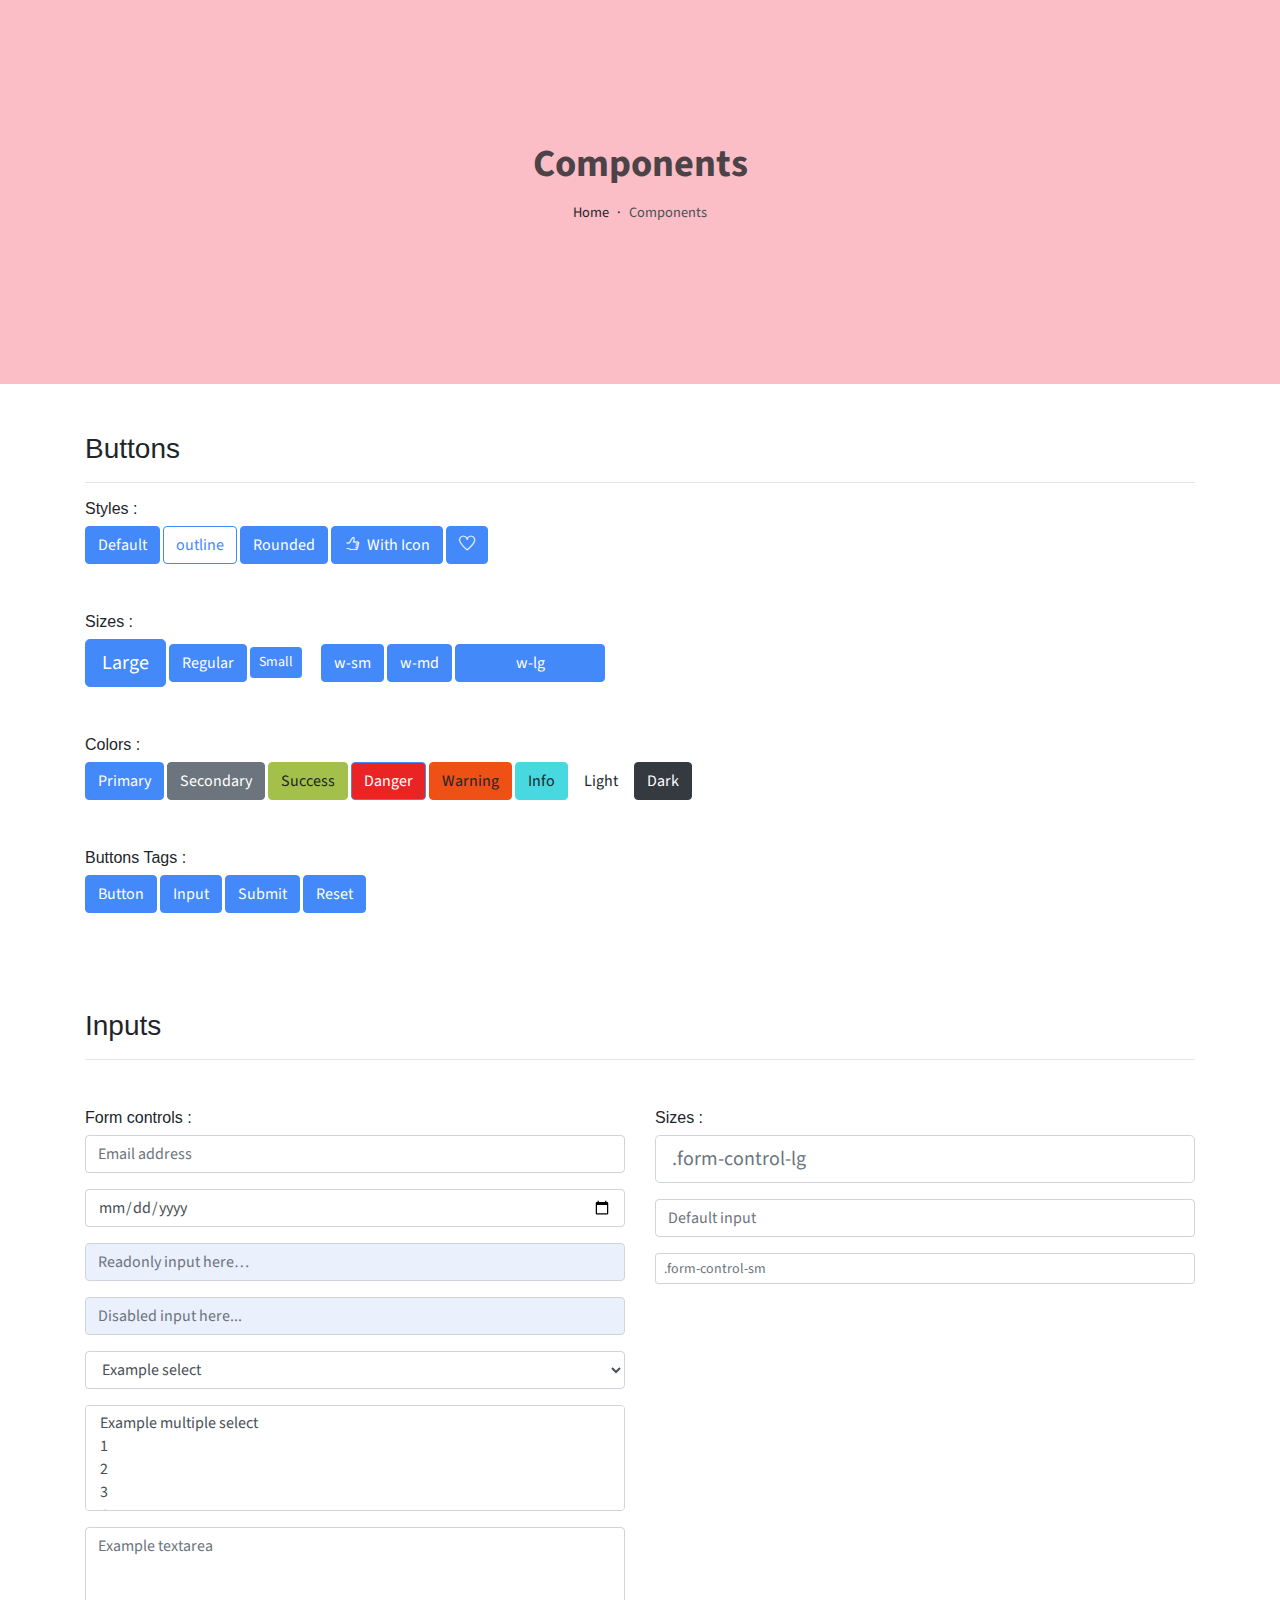
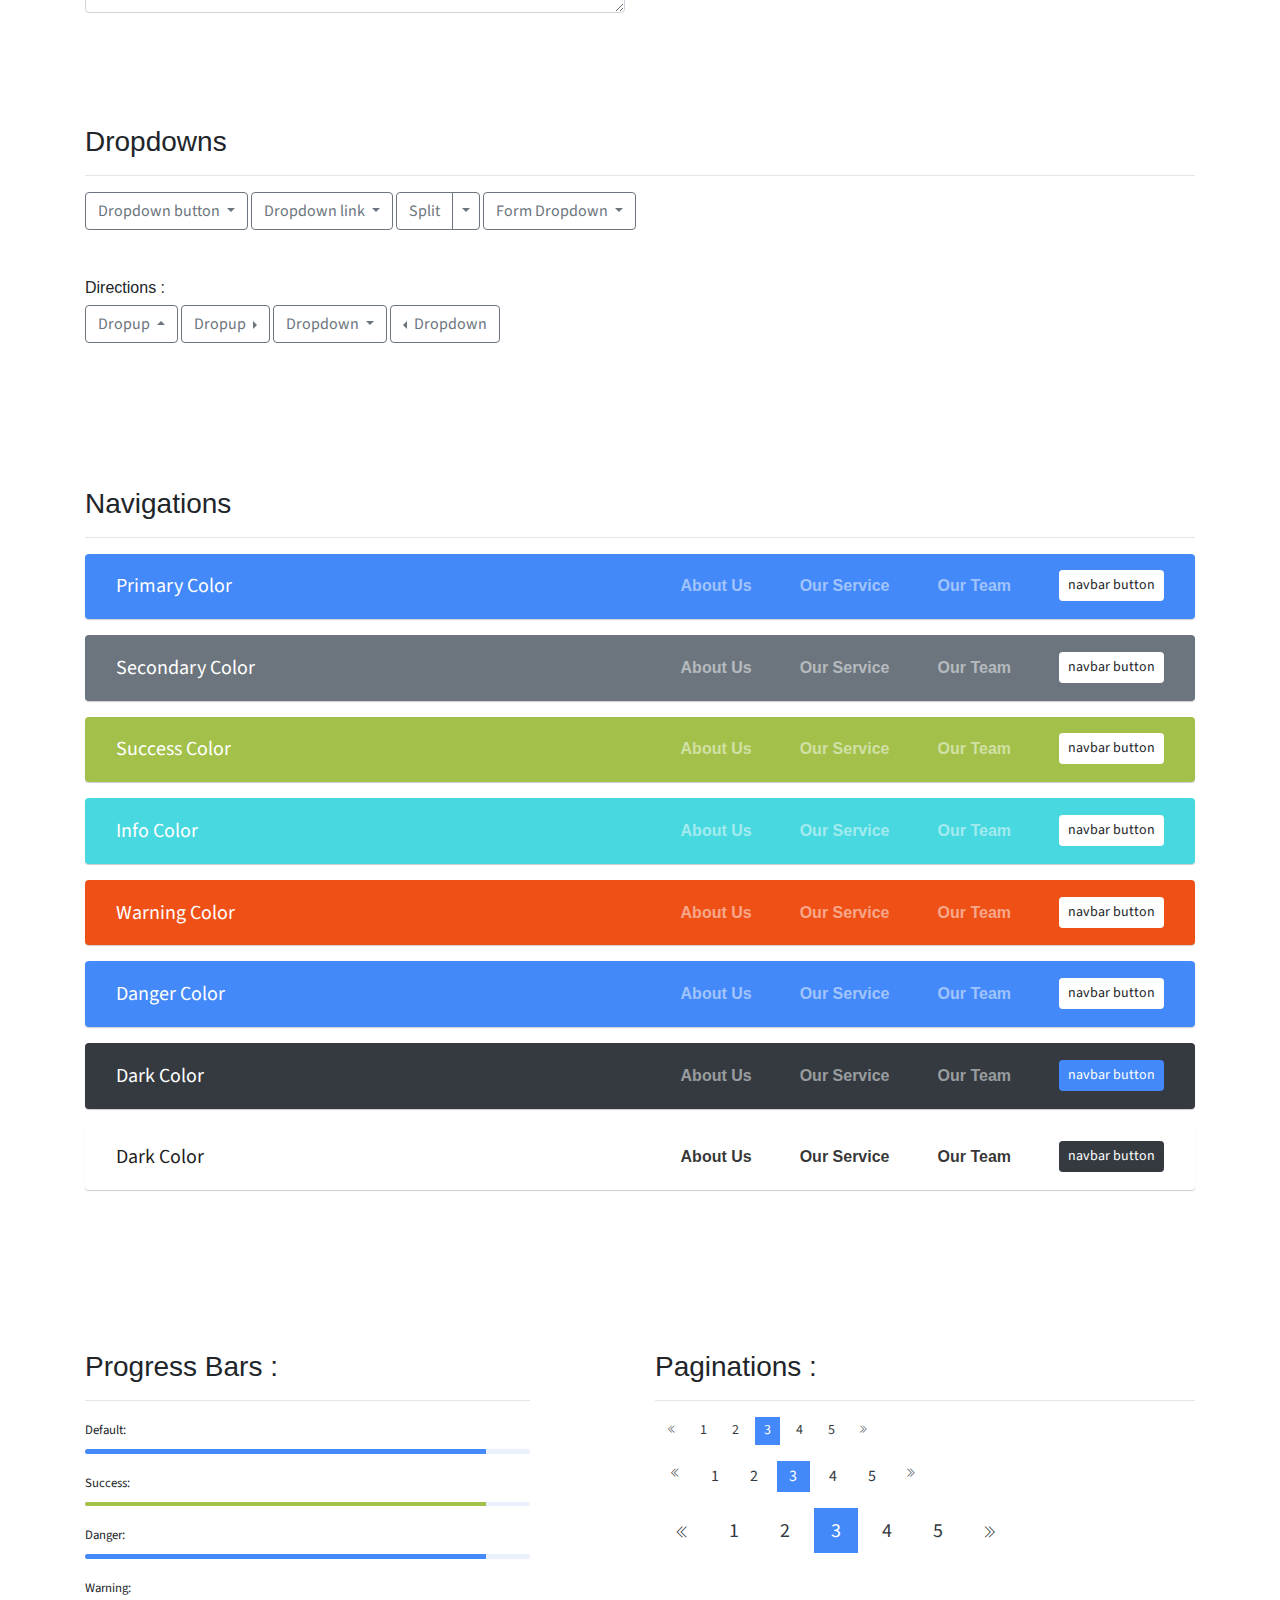
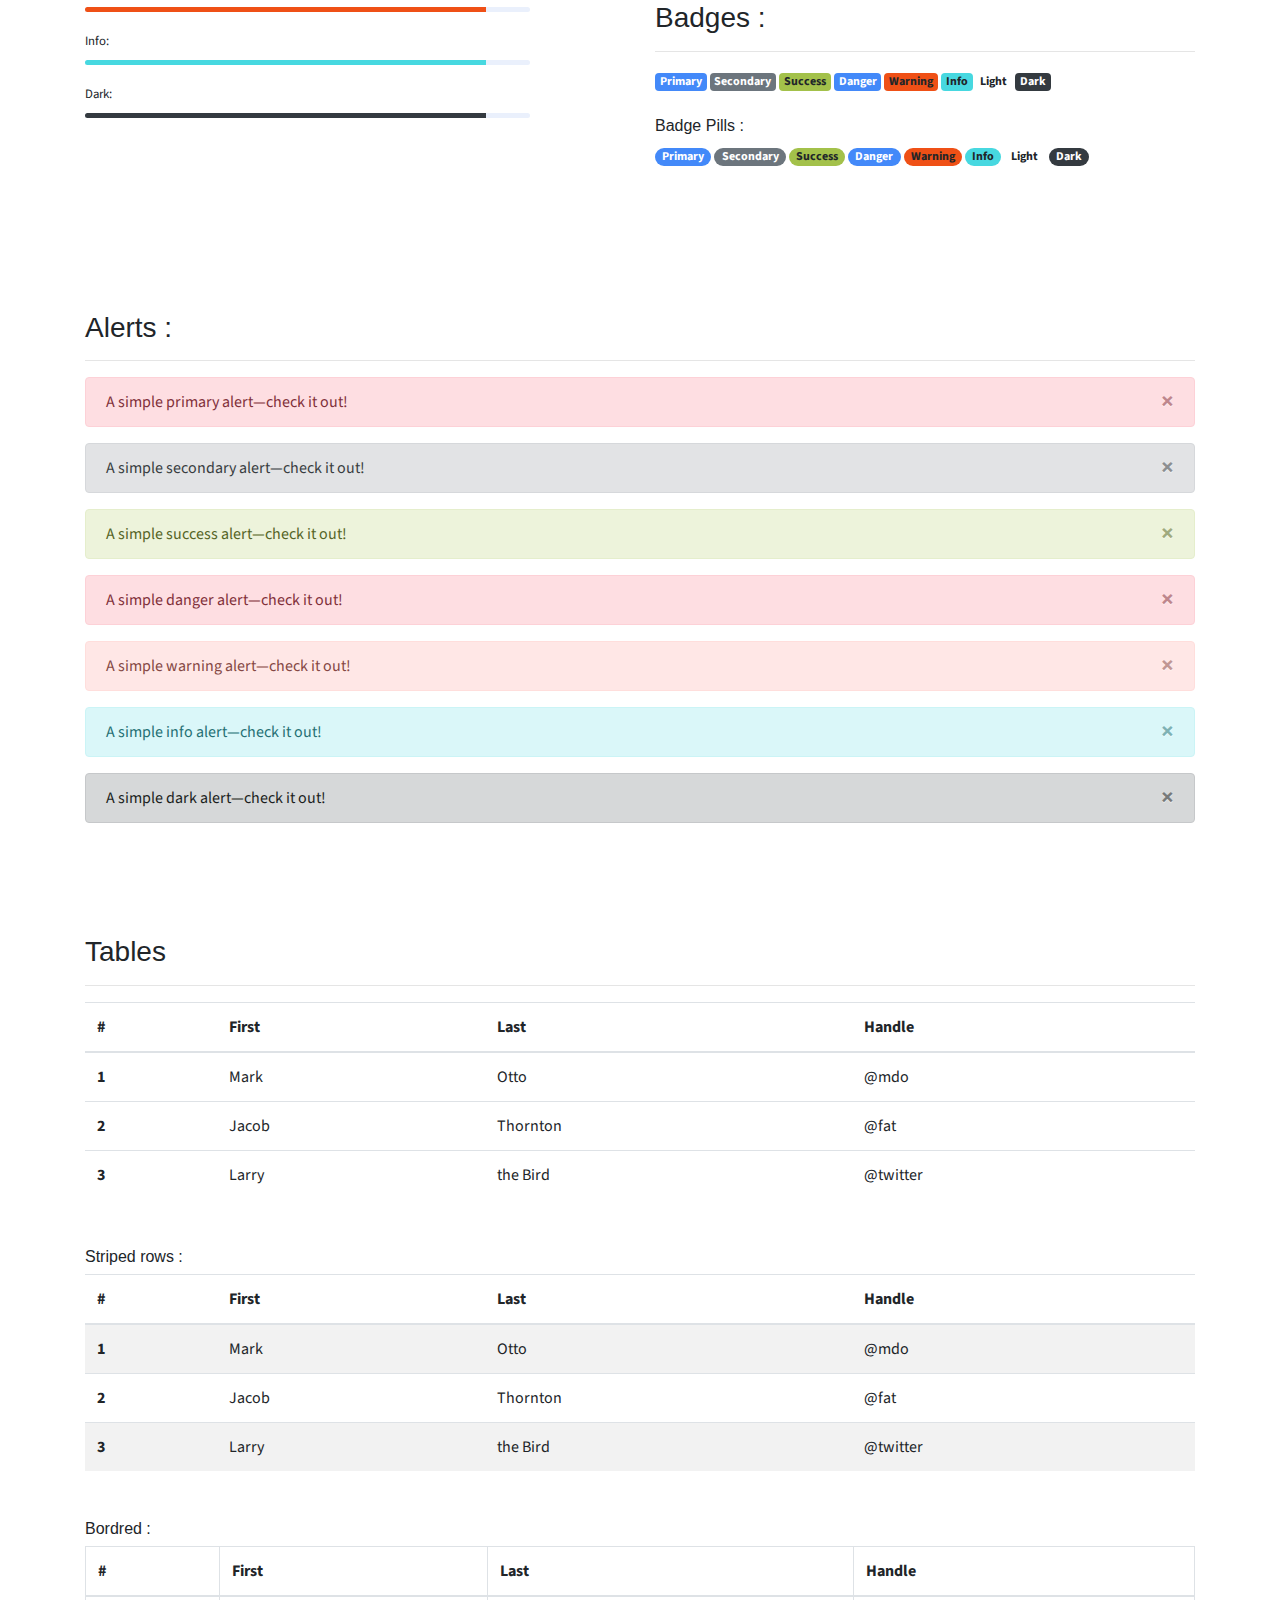
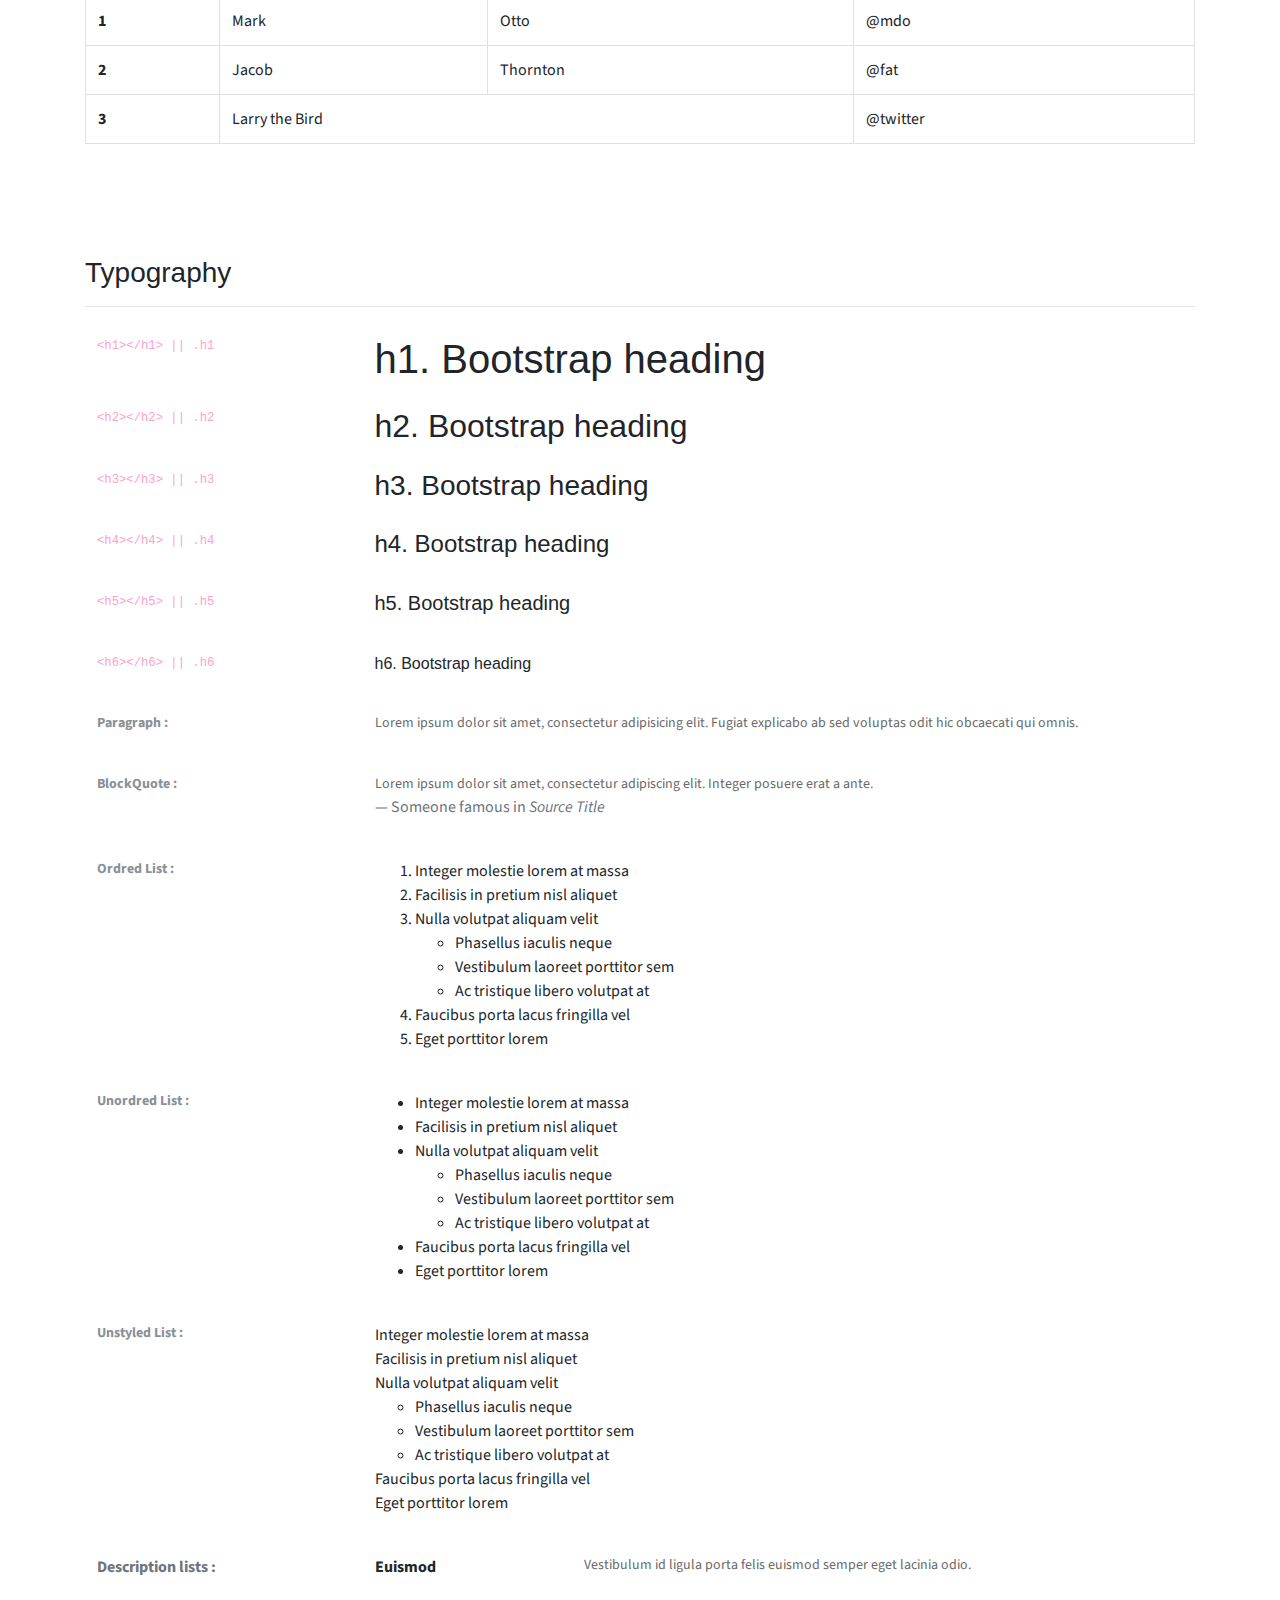
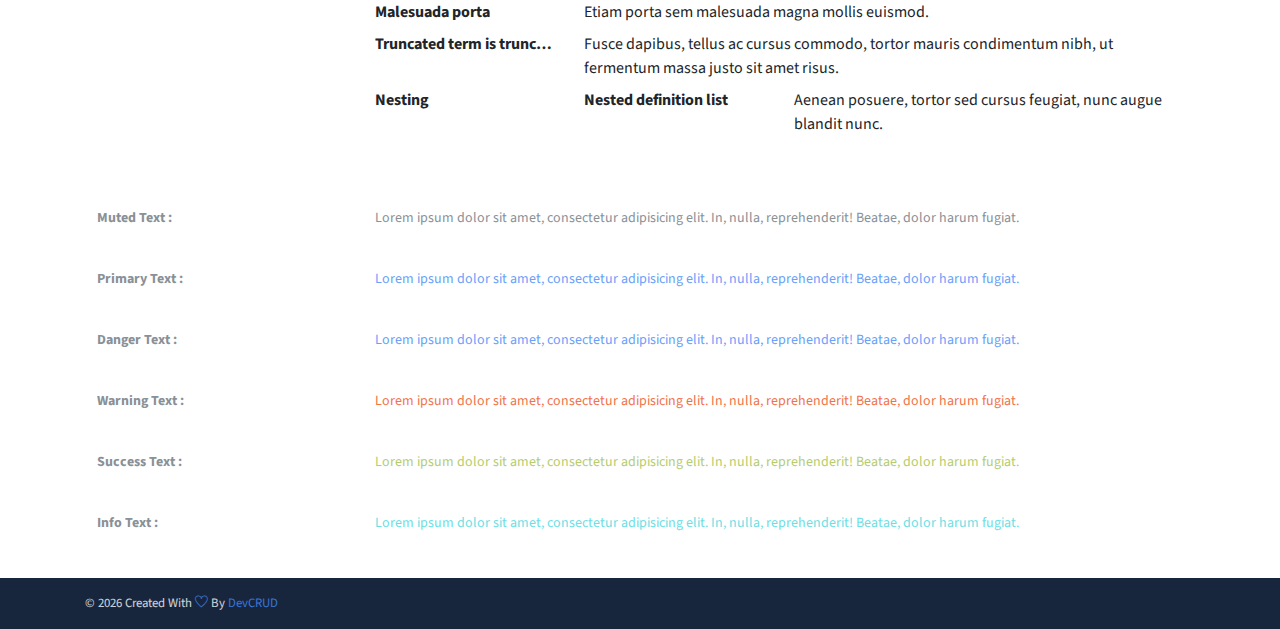
<file: components.html>
<!DOCTYPE html>
<html lang="en">
<head>
   <meta charset="utf-8">
   <meta name="viewport" content="width=device-width, initial-scale=1, shrink-to-fit=no">
   <meta name="author" content="Devcrud">
   <title>Marco Masenello</title>
   <link rel="icon" href="assets/imgs/favicon.png" type="image/png">
   <!-- font icons -->
   <link rel="stylesheet" href="assets/vendors/themify-icons/css/themify-icons.css">
   <!-- Bootstrap + Steller  -->
   <link rel="stylesheet" href="assets/css/personal.css">
</head>
<body>

   <!-- Page Header -->
   <header class="header header-mini"> 
      <div class="header-title">Components</div> 
      <nav aria-label="breadcrumb">
         <ol class="breadcrumb">
            <li class="breadcrumb-item"><a href="/">Home</a></li>
            <li class="breadcrumb-item active" aria-current="page">Components</li>
         </ol>
      </nav>
   </header> <!-- End Of Page Header -->

   <!-- main content -->
   <div class="container">

      <!-- Buttons -->
      <h3 class="mt-5">Buttons</h3>
      <hr>
      <h6 class="section-secondary-title">Styles :</h6>
      <button class="btn btn-primary">Default</button>
      <button class="btn btn-outline-primary">outline</button>
      <button class="btn btn-primary rounded">Rounded</button>
      <button class="btn btn-primary rounded"><i class="ti-thumb-up pr-1"></i> With Icon</button>
      <button class="btn btn-primary circle"><i class="ti-heart"></i></button>

      <h6 class="section-secondary-title mt-5">Sizes :</h6>
      <button class="btn btn-primary btn-lg">Large</button>
      <button class="btn btn-primary ">Regular</button>
      <button class="btn btn-primary btn-sm">Small</button>
      <button class="btn btn-primary w-sm ml-3">w-sm</button>
      <button class="btn btn-primary w-md">w-md</button>
      <button class="btn btn-primary w-lg">w-lg</button>

      <h6 class="section-secondary-title mt-5">Colors :</h6>          
      <button type="button" class="btn btn-primary">Primary</button>
      <button type="button" class="btn btn-secondary">Secondary</button>
      <button type="button" class="btn btn-success">Success</button>
      <button type="button" class="btn btn-danger">Danger</button>
      <button type="button" class="btn btn-warning">Warning</button>
      <button type="button" class="btn btn-info">Info</button>
      <button type="button" class="btn btn-light">Light</button>
      <button type="button" class="btn btn-dark">Dark</button>

      <h6 class="section-secondary-title mt-5">Buttons Tags :</h6>
      <button class="btn btn-primary" type="submit">Button</button>
      <input class="btn btn-primary" type="button" value="Input">
      <input class="btn btn-primary" type="submit" value="Submit">
      <input class="btn btn-primary" type="reset" value="Reset">
      
      <!-- devider -->
      <div class="py-5"></div>

      <!-- Inputs -->
      <h3>Inputs</h3>
      <hr>
      <div class="row mt-5">
         <div class="col-md-6">
            <h6 class="section-secondary-title">Form controls :</h6>        
            <div class="form-group">
               <input type="email" class="form-control" id="exampleFormControlInput1" placeholder="Email address">
            </div>
            <div class="form-group">
               <input type="date" class="form-control" id="exampleFormControlInput1" placeholder="Date">
            </div>
            <div class="form-group">
               <input class="form-control" type="text" placeholder="Readonly input here…" readonly>
            </div>
            <div class="form-group">
               <input class="form-control" id="disabledInput" type="text" placeholder="Disabled input here..." disabled>
            </div>
            <div class="form-group">
               <select class="form-control" id="exampleFormControlSelect1">
                  <option>Example select</option>
                  <option>1</option>
                  <option>2</option>
                  <option>3</option>
                  <option>4</option>
                  <option>5</option>
               </select>
            </div>
            <div class="form-group">
               <select multiple class="form-control" id="exampleFormControlSelect2">
                  <option>Example multiple select</option>
                  <option>1</option>
                  <option>2</option>
                  <option>3</option>
                  <option>4</option>
                  <option>5</option>
               </select>
            </div>
            <div class="form-group">
               <textarea class="form-control" id="exampleFormControlTextarea1" rows="3" placeholder="Example textarea"></textarea>
            </div>
         </div>
         <div class="col-md-6">
            <h6 class="section-secondary-title">Sizes :</h6>    
            <div class="form-group">
               <input class="form-control form-control-lg" type="text" placeholder=".form-control-lg">             
            </div>
            <div class="form-group">
               <input class="form-control" type="text" placeholder="Default input">
            </div>
            <div class="form-group">
               <input class="form-control form-control-sm" type="text" placeholder=".form-control-sm"> 
            </div>
         </div>
      </div> <!-- end of inputs -->   

      <!-- devider -->
      <div class="py-5"></div>             

      <!-- Dropdowns -->
      <h3 class="components-section-title font-weight-normal">Dropdowns</h3>
      <hr>
      <div class="dropdown d-inline-block">
         <button class="btn btn-outline-secondary dropdown-toggle" type="button" id="dropdownMenuButton" data-toggle="dropdown" aria-haspopup="true" aria-expanded="false">
         Dropdown button
         </button>
         <div class="dropdown-menu" aria-labelledby="dropdownMenuButton">
         <a class="dropdown-item" href="#">Action</a>
         <a class="dropdown-item" href="#">Another action</a>
         <a class="dropdown-item" href="#">Something else here</a>
         </div>
      </div>
      <div class="dropdown d-inline-block">
         <a class="btn btn-outline-secondary dropdown-toggle" href="#" role="button" id="dropdownMenuLink" data-toggle="dropdown" aria-haspopup="true" aria-expanded="false">
            Dropdown link
         </a>
         <div class="dropdown-menu" aria-labelledby="dropdownMenuLink">
            <a class="dropdown-item" href="#">Action</a>
            <a class="dropdown-item" href="#">Another action</a>
            <a class="dropdown-item" href="#">Something else here</a>
         </div>
      </div>
      <div class="btn-group">
         <button type="button" class="btn btn-outline-secondary">Split</button>
         <button type="button" class="btn btn-outline-secondary dropdown-toggle dropdown-toggle-split" data-toggle="dropdown" aria-haspopup="true" aria-expanded="false">
         <span class="sr-only">Toggle Dropdown</span>
         </button>
         <div class="dropdown-menu">
            <a class="dropdown-item" href="#">Action</a>
            <a class="dropdown-item" href="#">Another action</a>
            <a class="dropdown-item" href="#">Something else here</a>
            <div class="dropdown-divider"></div>
            <a class="dropdown-item" href="#">Separated link</a>
         </div>
      </div>
      <div class="btn-group">
         <button class="btn btn-outline-secondary dropdown-toggle" type="button" id="dropdownMenuButton" data-toggle="dropdown" aria-haspopup="true" aria-expanded="false">
            Form Dropdown
         </button>
         <div class="dropdown-menu form">
            <form class="px-4 py-3">
               <div class="form-group">
                  <input type="email" class="form-control" id="exampleDropdownFormEmail1" placeholder="email@example.com">
               </div>
               <div class="form-group">
                  <input type="password" class="form-control" id="exampleDropdownFormPassword1" placeholder="Password">
               </div>
               <div class="form-check mb-3">
                  <input type="checkbox" class="form-check-input" id="dropdownCheck">
                  <label class="form-check-label" for="dropdownCheck">
                     Remember me
                  </label>
               </div>
               <button type="submit" class="btn btn-primary btn-block">Sign in</button>
            </form>
            <div class="dropdown-divider"></div>
            <a class="dropdown-item" href="#"><small>New around here? Sign up</small></a>
            <a class="dropdown-item" href="#"><small>Forgot password?</small></a>
         </div>
      </div>       
      <h6 class="section-secondary-title mt-5">Directions :</h6>  
      <div class="btn-group dropup">
         <button type="button" class="btn btn-outline-secondary dropdown-toggle" data-toggle="dropdown" aria-haspopup="true" aria-expanded="false">
            Dropup
         </button>
         <div class="dropdown-menu">
            <a class="dropdown-item" href="#">Action</a>
            <a class="dropdown-item" href="#">Another action</a>
            <a class="dropdown-item" href="#">Something else here</a>
            <div class="dropdown-divider"></div>
            <a class="dropdown-item" href="#">Separated link</a>
         </div>
      </div>
      <div class="btn-group dropright">
         <button type="button" class="btn btn-outline-secondary dropdown-toggle" data-toggle="dropdown" aria-haspopup="true" aria-expanded="false">
            Dropup
         </button>
         <div class="dropdown-menu">
            <a class="dropdown-item" href="#">Action</a>
            <a class="dropdown-item" href="#">Another action</a>
            <a class="dropdown-item" href="#">Something else here</a>
            <div class="dropdown-divider"></div>
            <a class="dropdown-item" href="#">Separated link</a>
         </div>
      </div>
      <div class="btn-group">
         <button type="button" class="btn btn-outline-secondary dropdown-toggle" data-toggle="dropdown" aria-haspopup="true" aria-expanded="false">
            Dropdown
         </button>
         <div class="dropdown-menu">
            <a class="dropdown-item" href="#">Action</a>
            <a class="dropdown-item" href="#">Another action</a>
            <a class="dropdown-item" href="#">Something else here</a>
            <div class="dropdown-divider"></div>
            <a class="dropdown-item" href="#">Separated link</a>
         </div>
      </div>
      <div class="btn-group dropleft">
         <button type="button" class="btn btn-outline-secondary dropdown-toggle" data-toggle="dropdown" aria-haspopup="true" aria-expanded="false">
            Dropdown
         </button>
         <div class="dropdown-menu">
            <a class="dropdown-item" href="#">Action</a>
            <a class="dropdown-item" href="#">Another action</a>
            <a class="dropdown-item" href="#">Something else here</a>
            <div class="dropdown-divider"></div>
            <a class="dropdown-item" href="#">Separated link</a>
         </div>
      </div> <!-- end of Dropdowns -->  

      <!-- devider -->
      <div class="py-5"></div>   

      <!-- navbars -->
      <h3 class="components-section-title font-weight-normal mt-5">Navigations</h3>
      <hr>
      <nav class="navbar navbar-expand-sm navbar-dark bg-primary rounded shadow mb-3">
         <div class="container">
            <a class="navbar-brand" href="#">Primary Color</a>
            <button class="navbar-toggler ml-auto" type="button" data-toggle="collapse" data-target="#navbarSupportedContent" aria-controls="navbarSupportedContent" aria-expanded="false" aria-label="Toggle navigation">
            <span class="navbar-toggler-icon"></span>
            </button>
            <div class="collapse navbar-collapse" id="navbarSupportedContent">
               <ul class="navbar-nav ml-auto"> 
                  <li class="nav-item">
                     <a class="nav-link" href="#about">About Us</a>
                  </li>
                  <li class="nav-item">
                     <a class="nav-link" href="#service">Our Service</a>
                  </li>
                  <li class="nav-item">
                     <a class="nav-link" href="#team">Our Team</a>
                  </li>
                  <li class="nav-item">
                     <a href="#book-table" class="ml-4 mt-1 btn btn-light btn-sm">navbar button</a>
                  </li>
               </ul>                       
            </div>
         </div>
      </nav>
      <nav class="navbar navbar-expand-sm navbar-dark bg-secondary rounded shadow mb-3">
         <div class="container">
            <a class="navbar-brand" href="#">Secondary Color</a>
            <button class="navbar-toggler ml-auto" type="button" data-toggle="collapse" data-target="#navbarSupportedContent" aria-controls="navbarSupportedContent" aria-expanded="false" aria-label="Toggle navigation">
            <span class="navbar-toggler-icon"></span>
            </button>
            <div class="collapse navbar-collapse" id="navbarSupportedContent">
               <ul class="navbar-nav ml-auto"> 
                  <li class="nav-item">
                     <a class="nav-link" href="#about">About Us</a>
                  </li>
                  <li class="nav-item">
                     <a class="nav-link" href="#service">Our Service</a>
                  </li>
                  <li class="nav-item">
                     <a class="nav-link" href="#team">Our Team</a>
                  </li>
                  <li class="nav-item">
                     <a href="#book-table" class="ml-4 mt-1 btn btn-light btn-sm">navbar button</a>
                  </li>
               </ul>                       
            </div>
         </div>
      </nav>
      <nav class="navbar navbar-expand-sm navbar-dark bg-success rounded shadow mb-3">
         <div class="container">
            <a class="navbar-brand" href="#">Success Color</a>
            <button class="navbar-toggler ml-auto" type="button" data-toggle="collapse" data-target="#navbarSupportedContent" aria-controls="navbarSupportedContent" aria-expanded="false" aria-label="Toggle navigation">
            <span class="navbar-toggler-icon"></span>
            </button>
            <div class="collapse navbar-collapse" id="navbarSupportedContent">
               <ul class="navbar-nav ml-auto"> 
                  <li class="nav-item">
                     <a class="nav-link" href="#about">About Us</a>
                  </li>
                  <li class="nav-item">
                     <a class="nav-link" href="#service">Our Service</a>
                  </li>
                  <li class="nav-item">
                     <a class="nav-link" href="#team">Our Team</a>
                  </li>
                  <li class="nav-item">
                     <a href="#book-table" class="ml-4 mt-1 btn btn-light btn-sm">navbar button</a>
                  </li>
               </ul>                       
            </div>
         </div>
      </nav>
      <nav class="navbar navbar-expand-sm navbar-dark bg-info rounded shadow mb-3">
         <div class="container">
            <a class="navbar-brand" href="#">Info Color</a>
            <button class="navbar-toggler ml-auto" type="button" data-toggle="collapse" data-target="#navbarSupportedContent" aria-controls="navbarSupportedContent" aria-expanded="false" aria-label="Toggle navigation">
            <span class="navbar-toggler-icon"></span>
            </button>
            <div class="collapse navbar-collapse" id="navbarSupportedContent">
               <ul class="navbar-nav ml-auto"> 
                  <li class="nav-item">
                     <a class="nav-link" href="#about">About Us</a>
                  </li>
                  <li class="nav-item">
                     <a class="nav-link" href="#service">Our Service</a>
                  </li>
                  <li class="nav-item">
                     <a class="nav-link" href="#team">Our Team</a>
                  </li>
                  <li class="nav-item">
                     <a href="#book-table" class="ml-4 mt-1 btn btn-light btn-sm">navbar button</a>
                  </li>
               </ul>                       
            </div>
         </div>
      </nav>
      <nav class="navbar navbar-expand-sm navbar-dark bg-warning rounded shadow mb-3">
         <div class="container">
            <a class="navbar-brand" href="#">Warning Color</a>
            <button class="navbar-toggler ml-auto" type="button" data-toggle="collapse" data-target="#navbarSupportedContent" aria-controls="navbarSupportedContent" aria-expanded="false" aria-label="Toggle navigation">
            <span class="navbar-toggler-icon"></span>
            </button>
            <div class="collapse navbar-collapse" id="navbarSupportedContent">
               <ul class="navbar-nav ml-auto"> 
                  <li class="nav-item">
                     <a class="nav-link" href="#about">About Us</a>
                  </li>
                  <li class="nav-item">
                     <a class="nav-link" href="#service">Our Service</a>
                  </li>
                  <li class="nav-item">
                     <a class="nav-link" href="#team">Our Team</a>
                  </li>
                  <li class="nav-item">
                     <a href="#book-table" class="ml-4 mt-1 btn btn-light btn-sm">navbar button</a>
                  </li>
               </ul>                       
            </div>
         </div>
      </nav>
      <nav class="navbar navbar-expand-sm navbar-dark bg-danger rounded shadow mb-3">
         <div class="container">
            <a class="navbar-brand" href="#">Danger Color</a>
            <button class="navbar-toggler ml-auto" type="button" data-toggle="collapse" data-target="#navbarSupportedContent" aria-controls="navbarSupportedContent" aria-expanded="false" aria-label="Toggle navigation">
            <span class="navbar-toggler-icon"></span>
            </button>
            <div class="collapse navbar-collapse" id="navbarSupportedContent">
               <ul class="navbar-nav ml-auto"> 
                  <li class="nav-item">
                     <a class="nav-link" href="#about">About Us</a>
                  </li>
                  <li class="nav-item">
                     <a class="nav-link" href="#service">Our Service</a>
                  </li>
                  <li class="nav-item">
                     <a class="nav-link" href="#team">Our Team</a>
                  </li>
                  <li class="nav-item">
                     <a href="#book-table" class="ml-4 mt-1 btn btn-light btn-sm">navbar button</a>
                  </li>
               </ul>                       
            </div>
         </div>
      </nav>
      <nav class="navbar navbar-expand-sm navbar-dark bg-dark rounded shadow mb-3">
         <div class="container">
            <a class="navbar-brand" href="#">Dark Color</a>
            <button class="navbar-toggler ml-auto" type="button" data-toggle="collapse" data-target="#navbarSupportedContent" aria-controls="navbarSupportedContent" aria-expanded="false" aria-label="Toggle navigation">
            <span class="navbar-toggler-icon"></span>
            </button>
            <div class="collapse navbar-collapse" id="navbarSupportedContent">
               <ul class="navbar-nav ml-auto"> 
                  <li class="nav-item">
                     <a class="nav-link" href="#about">About Us</a>
                  </li>
                  <li class="nav-item">
                     <a class="nav-link" href="#service">Our Service</a>
                  </li>
                  <li class="nav-item">
                     <a class="nav-link" href="#team">Our Team</a>
                  </li>
                  <li class="nav-item">
                     <a href="#book-table" class="ml-4 mt-1 btn btn-primary btn-sm">navbar button</a>
                  </li>
               </ul>                       
            </div>
         </div>
      </nav>
      <nav class="navbar navbar-expand-sm navbar-light bg-light rounded shadow mb-3">
         <div class="container">
            <a class="navbar-brand" href="#">Dark Color</a>
            <button class="navbar-toggler ml-auto" type="button" data-toggle="collapse" data-target="#navbarSupportedContent" aria-controls="navbarSupportedContent" aria-expanded="false" aria-label="Toggle navigation">
            <span class="navbar-toggler-icon"></span>
            </button>
            <div class="collapse navbar-collapse" id="navbarSupportedContent">
               <ul class="navbar-nav ml-auto"> 
                  <li class="nav-item">
                     <a class="nav-link" href="#about">About Us</a>
                  </li>
                  <li class="nav-item">
                     <a class="nav-link" href="#service">Our Service</a>
                  </li>
                  <li class="nav-item">
                     <a class="nav-link" href="#team">Our Team</a>
                  </li>
                  <li class="nav-item">
                     <a href="#book-table" class="ml-4 mt-1 btn btn-dark btn-sm">navbar button</a>
                  </li>
               </ul>                       
            </div>
         </div>
      </nav>
      <!-- End of navbars -->

      <!-- devider -->
      <div class="py-5"></div>   
      
      <!-- progress bars -->
      <div class="row justify-content-between">
         <div class="col-md-5">
            <h3 class="components-section-title font-weight-normal mt-5">Progress Bars :</h3>
            <hr>
            <small>Default: </small>
            <div class="progress mt-2 mb-3">
               <div class="progress-bar" role="progressbar" style="width: 90%" aria-valuenow="25" aria-valuemin="0" aria-valuemax="100"></div>
            </div>
            <small>Success:</small>
            <div class="progress mt-2 mb-3">
               <div class="progress-bar bg-success" role="progressbar" style="width: 90%" aria-valuenow="25" aria-valuemin="0" aria-valuemax="100"></div>
            </div>
            <small>Danger:</small>
            <div class="progress mt-2 mb-3">
               <div class="progress-bar bg-danger" role="progressbar" style="width: 90%" aria-valuenow="25" aria-valuemin="0" aria-valuemax="100"></div>
            </div>
            <small>Warning:</small>
            <div class="progress mt-2 mb-3">
               <div class="progress-bar bg-warning" role="progressbar" style="width: 90%" aria-valuenow="25" aria-valuemin="0" aria-valuemax="100"></div>
            </div>
            <small>Info:</small>
            <div class="progress mt-2 mb-3">
               <div class="progress-bar bg-info" role="progressbar" style="width: 90%" aria-valuenow="25" aria-valuemin="0" aria-valuemax="100"></div>
            </div>
            <small>Dark:</small>
            <div class="progress mt-2 mb-3">
               <div class="progress-bar bg-dark" role="progressbar" style="width: 90%" aria-valuenow="25" aria-valuemin="0" aria-valuemax="100"></div>
            </div>
         </div>
         <div class="col-md-6">
            <h3 class="components-section-title font-weight-normal mt-5">Paginations :</h3>
            <hr>
            <nav aria-label="Page navigation example">
               <ul class="pagination pagination-sm">
                  <li class="page-item"><a class="page-link" href="#"><i class="ti-angle-double-left"></i></a></li>
                  <li class="page-item"><a class="page-link" href="#">1</a></li>
                  <li class="page-item"><a class="page-link" href="#">2</a></li>
                  <li class="page-item active"><a class="page-link" href="#">3</a></li>
                  <li class="page-item"><a class="page-link" href="#">4</a></li>
                  <li class="page-item"><a class="page-link" href="#">5</a></li>
                  <li class="page-item"><a class="page-link" href="#"><i class="ti-angle-double-right"></i></a></li>
               </ul>
            </nav>
            <nav aria-label="Page navigation example">
               <ul class="pagination">
               <li class="page-item"><a class="page-link" href="#"><i class="ti-angle-double-left"></i></a></li>
                  <li class="page-item"><a class="page-link" href="#">1</a></li>
                  <li class="page-item"><a class="page-link" href="#">2</a></li>
                  <li class="page-item active"><a class="page-link" href="#">3</a></li>
                  <li class="page-item"><a class="page-link" href="#">4</a></li>
                  <li class="page-item"><a class="page-link" href="#">5</a></li>
                  <li class="page-item"><a class="page-link" href="#"><i class="ti-angle-double-right"></i></a></li>
               </ul>
            </nav>
            <nav aria-label="Page navigation example">
               <ul class="pagination pagination-lg">
                  <li class="page-item"><a class="page-link" href="#"><i class="ti-angle-double-left"></i></a></li>
                  <li class="page-item"><a class="page-link" href="#">1</a></li>
                  <li class="page-item"><a class="page-link" href="#">2</a></li>
                  <li class="page-item active"><a class="page-link" href="#">3</a></li>
                  <li class="page-item"><a class="page-link" href="#">4</a></li>
                  <li class="page-item"><a class="page-link" href="#">5</a></li>
                  <li class="page-item"><a class="page-link" href="#"><i class="ti-angle-double-right"></i></a></li>
               </ul>
            </nav>

            <!-- Badges -->
            <h3 class="components-section-title font-weight-normal mt-5">Badges :</h3>
            <hr>
            <span class="badge badge-primary">Primary</span>
            <span class="badge badge-secondary">Secondary</span>
            <span class="badge badge-success">Success</span>
            <span class="badge badge-danger">Danger</span>
            <span class="badge badge-warning">Warning</span>
            <span class="badge badge-info">Info</span>
            <span class="badge badge-light">Light</span>
            <span class="badge badge-dark">Dark</span>
            <h6 class="section-secondary-title mt-4 mb-2">Badge Pills :</h6>
            <span class="badge badge-pill badge-primary">Primary</span>
            <span class="badge badge-pill badge-secondary">Secondary</span>
            <span class="badge badge-pill badge-success">Success</span>
            <span class="badge badge-pill badge-danger">Danger</span>
            <span class="badge badge-pill badge-warning">Warning</span>
            <span class="badge badge-pill badge-info">Info</span>
            <span class="badge badge-pill badge-light">Light</span>
            <span class="badge badge-pill badge-dark">Dark</span>
         </div>
      </div> <!-- End of Progress bars -->

      <!-- devider -->
      <div class="py-5"></div>  

      <!-- Alerts -->
      <h3 class="components-section-title font-weight-normal mt-5">Alerts :</h3>
      <hr>
      <div class="alert alert-primary alert-dismissible fade show" role="alert">
         A simple primary alert—check it out!
         <button type="button" class="close" data-dismiss="alert" aria-label="Close">
            <span aria-hidden="true">&times;</span>
         </button>
      </div>
      <div class="alert alert-secondary alert-dismissible fade show" role="alert">
         A simple secondary alert—check it out!
         <button type="button" class="close" data-dismiss="alert" aria-label="Close">
            <span aria-hidden="true">&times;</span>
         </button>
      </div>
      <div class="alert alert-success alert-dismissible fade show" role="alert">
         A simple success alert—check it out!
         <button type="button" class="close" data-dismiss="alert" aria-label="Close">
            <span aria-hidden="true">&times;</span>
         </button>
      </div>
      <div class="alert alert-danger alert-dismissible fade show" role="alert">
         A simple danger alert—check it out!
         <button type="button" class="close" data-dismiss="alert" aria-label="Close">
            <span aria-hidden="true">&times;</span>
         </button>
      </div>
      <div class="alert alert-warning alert-dismissible fade show" role="alert">
         A simple warning alert—check it out!
         <button type="button" class="close" data-dismiss="alert" aria-label="Close">
            <span aria-hidden="true">&times;</span>
         </button>
      </div>
      <div class="alert alert-info alert-dismissible fade show" role="alert">
         A simple info alert—check it out!
         <button type="button" class="close" data-dismiss="alert" aria-label="Close">
            <span aria-hidden="true">&times;</span>
         </button>
      </div>
      <div class="alert alert-dark alert-dismissible fade show" role="alert">
         A simple dark alert—check it out!
         <button type="button" class="close" data-dismiss="alert" aria-label="Close">
            <span aria-hidden="true">&times;</span>
         </button>
      </div>
      <!-- end of alerts -->

      <!-- devider -->
      <div class="py-5"></div> 
   
      <!-- tables -->
      <h3 class="components-section-title">Tables</h3>
      <hr>
      <table class="table">
         <thead>
            <tr>
               <th scope="col">#</th>
               <th scope="col">First</th>
               <th scope="col">Last</th>
               <th scope="col">Handle</th>
            </tr>
         </thead>
         <tbody>
            <tr>
               <th scope="row">1</th>
               <td>Mark</td>
               <td>Otto</td>
               <td>@mdo</td>
            </tr>
            <tr>
               <th scope="row">2</th>
               <td>Jacob</td>
               <td>Thornton</td>
               <td>@fat</td>
            </tr>
            <tr>
               <th scope="row">3</th>
               <td>Larry</td>
               <td>the Bird</td>
               <td>@twitter</td>
            </tr>
         </tbody>
      </table>

      <h6 class="section-secondary-title mt-5">Striped rows :</h6>
      <table class="table table-striped">
         <thead>
            <tr>
               <th scope="col">#</th>
               <th scope="col">First</th>
               <th scope="col">Last</th>
               <th scope="col">Handle</th>
            </tr>
         </thead>
         <tbody>
            <tr>
               <th scope="row">1</th>
               <td>Mark</td>
               <td>Otto</td>
               <td>@mdo</td>
            </tr>
            <tr>
               <th scope="row">2</th>
               <td>Jacob</td>
               <td>Thornton</td>
               <td>@fat</td>
            </tr>
            <tr>
               <th scope="row">3</th>
               <td>Larry</td>
               <td>the Bird</td>
               <td>@twitter</td>
            </tr>
         </tbody>
      </table>

      <h6 class="section-secondary-title mt-5">Bordred :</h6>
      <table class="table table-bordered">
         <thead>
            <tr>
               <th scope="col">#</th>
               <th scope="col">First</th>
               <th scope="col">Last</th>
               <th scope="col">Handle</th>
            </tr>
         </thead>
         <tbody>
            <tr>
               <th scope="row">1</th>
               <td>Mark</td>
               <td>Otto</td>
               <td>@mdo</td>
            </tr>
            <tr>
               <th scope="row">2</th>
               <td>Jacob</td>
               <td>Thornton</td>
               <td>@fat</td>
            </tr>
            <tr>
               <th scope="row">3</th>
               <td colspan="2">Larry the Bird</td>
               <td>@twitter</td>
            </tr>
         </tbody>
      </table>
      <!-- end of tables -->

      <!-- devider -->
      <div class="py-5"></div> 

      <!-- typography -->
      <h3 class="components-section-title">Typography</h3>
      <hr>
     
      <table class="table table-borderless v-align-center">
         <tbody>
            <tr>
               <td>
                  <p><code class="highlighter-rouge">&lt;h1&gt;&lt;/h1&gt; || .h1</code></p>
               </td>
               <td class="w-75"><span class="h1">h1. Bootstrap heading</span></td>
            </tr>
            <tr>
               <td>
                  <p><code class="highlighter-rouge">&lt;h2&gt;&lt;/h2&gt; || .h2</code></p>
               </td>
               <td><span class="h2">h2. Bootstrap heading</span></td>
            </tr>
            <tr>
               <td>
                  <p><code class="highlighter-rouge">&lt;h3&gt;&lt;/h3&gt; || .h3</code></p>
               </td>
               <td><span class="h3">h3. Bootstrap heading</span></td>
            </tr>
            <tr>
               <td>
                  <p><code class="highlighter-rouge">&lt;h4&gt;&lt;/h4&gt; || .h4</code></p>
               </td>
               <td><span class="h4">h4. Bootstrap heading</span></td>
            </tr>
            <tr>
               <td>
                  <p><code class="highlighter-rouge">&lt;h5&gt;&lt;/h5&gt; || .h5</code></p>
               </td>
               <td><span class="h5">h5. Bootstrap heading</span></td>
            </tr>
            <tr>
               <td>
                  <p><code class="highlighter-rouge">&lt;h6&gt;&lt;/h6&gt; || .h6</code></p>
               </td>
               <td><span class="h6">h6. Bootstrap heading</span></td>
            </tr>
            <tr>
               <td>
                  <p class="font-weight-bold text-muted">Paragraph :</p>
               </td>
               <td><p>Lorem ipsum dolor sit amet, consectetur adipisicing elit. Fugiat explicabo ab sed voluptas odit hic obcaecati qui omnis.</p></td>
            </tr>
            <tr>
               <td>
                  <p class="font-weight-bold text-muted">BlockQuote :</p>
               </td>
               <td>
                  <blockquote class="blockquote">
                     <p class="mb-0">Lorem ipsum dolor sit amet, consectetur adipiscing elit. Integer posuere erat a ante.</p>
                     <footer class="blockquote-footer">Someone famous in <cite title="Source Title">Source Title</cite></footer>
                  </blockquote>
               </td>
            </tr>

            
            <tr>
               <td><p class="font-weight-bold text-muted">Ordred List :</p></td>
               <td>
                  <ol>
                     <li>Integer molestie lorem at massa</li>
                     <li>Facilisis in pretium nisl aliquet</li>
                     <li>Nulla volutpat aliquam velit
                        <ul>
                           <li>Phasellus iaculis neque</li>
                           <li>Vestibulum laoreet porttitor sem</li>
                           <li>Ac tristique libero volutpat at</li>
                        </ul>
                     </li>
                     <li>Faucibus porta lacus fringilla vel</li>
                     <li>Eget porttitor lorem</li>
                  </ol>
               </td>
            </tr>
            <tr>
               <td><p class="font-weight-bold text-muted">Unordred List :</p></td>
               <td>
                  <ul >
                     <li>Integer molestie lorem at massa</li>
                     <li>Facilisis in pretium nisl aliquet</li>
                     <li>Nulla volutpat aliquam velit
                        <ul>
                           <li>Phasellus iaculis neque</li>
                           <li>Vestibulum laoreet porttitor sem</li>
                           <li>Ac tristique libero volutpat at</li>
                        </ul>
                     </li>
                     <li>Faucibus porta lacus fringilla vel</li>
                     <li>Eget porttitor lorem</li>
                  </ul>
               </td>
            </tr>
            <tr>
               <td><p class="font-weight-bold text-muted">Unstyled List :</p></td>
               <td>
                  <ul class="list-unstyled">
                     <li>Integer molestie lorem at massa</li>
                     <li>Facilisis in pretium nisl aliquet</li>
                     <li>Nulla volutpat aliquam velit
                        <ul>
                           <li>Phasellus iaculis neque</li>
                           <li>Vestibulum laoreet porttitor sem</li>
                           <li>Ac tristique libero volutpat at</li>
                        </ul>
                     </li>
                     <li>Faucibus porta lacus fringilla vel</li>
                     <li>Eget porttitor lorem</li>
                  </ul>
               </td>
            </tr>
            <tr>
               <td class="font-weight-bold text-muted">Description lists : </td>
               <td>
                  <dl class="row">
                     <dt class="col-sm-3">Euismod</dt>
                     <dd class="col-sm-9">
                        <p>Vestibulum id ligula porta felis euismod semper eget lacinia odio.</p>
                     </dd>

                     <dt class="col-sm-3">Malesuada porta</dt>
                     <dd class="col-sm-9">Etiam porta sem malesuada magna mollis euismod.</dd>

                     <dt class="col-sm-3 text-truncate">Truncated term is truncated</dt>
                     <dd class="col-sm-9">Fusce dapibus, tellus ac cursus commodo, tortor mauris condimentum nibh, ut fermentum massa justo sit amet risus.</dd>

                     <dt class="col-sm-3">Nesting</dt>
                     <dd class="col-sm-9">
                        <dl class="row">
                           <dt class="col-sm-4">Nested definition list</dt>
                           <dd class="col-sm-8">Aenean posuere, tortor sed cursus feugiat, nunc augue blandit nunc.</dd>
                        </dl>
                     </dd>
                  </dl>
               </td>
            </tr>
            <tr>
               <td>
                  <p class="font-weight-bold text-muted">Muted Text :</p>
               </td>
               <td>
                  <p class="text-muted">Lorem ipsum dolor sit amet, consectetur adipisicing elit. In, nulla, reprehenderit! Beatae, dolor harum fugiat.</p>
               </td>
            </tr>
            <tr>
               <td>
                  <p class="font-weight-bold text-muted">Primary Text :</p>
               </td>
               <td>
                  <p class="text-primary">Lorem ipsum dolor sit amet, consectetur adipisicing elit. In, nulla, reprehenderit! Beatae, dolor harum fugiat.</p>
               </td>
            </tr>
            <tr>
               <td>
                  <p class="font-weight-bold text-muted">Danger Text :</p>
               </td>
               <td>
                  <p class="text-danger">Lorem ipsum dolor sit amet, consectetur adipisicing elit. In, nulla, reprehenderit! Beatae, dolor harum fugiat.</p>
               </td>
            </tr>
            <tr>
               <td>
                  <p class="font-weight-bold text-muted">Warning Text :</p>
               </td>
               <td>
                  <p class="text-warning">Lorem ipsum dolor sit amet, consectetur adipisicing elit. In, nulla, reprehenderit! Beatae, dolor harum fugiat.</p>
               </td>
            </tr>
            <tr>
               <td>
                  <p class="font-weight-bold text-muted">Success Text :</p>
               </td>
               <td>
                  <p class="text-success">Lorem ipsum dolor sit amet, consectetur adipisicing elit. In, nulla, reprehenderit! Beatae, dolor harum fugiat.</p>
               </td>
            </tr>
            <tr>
               <td>
                  <p class="font-weight-bold text-muted">Info Text :</p>
               </td>
               <td>
                  <p class="text-info">Lorem ipsum dolor sit amet, consectetur adipisicing elit. In, nulla, reprehenderit! Beatae, dolor harum fugiat.</p>
               </td>
            </tr>
         </tbody>
      </table>
   </div>
   <!-- end of typography -->

   <!-- Page Footer -->
   <footer class="footer py-3">
        <div class="container">
            <p class="small mb-0 text-light">
                &copy; <script>document.write(new Date().getFullYear())</script> Created With <i class="ti-heart text-danger"></i> By <a href="http://devcrud.com" target="_blank"><span class="text-danger" title="Bootstrap 4 Themes and Dashboards">DevCRUD</span></a> 
            </p>
        </div>
    </footer>
   <!-- End of Page Footer -->  
   
   <!-- core  -->
   <script src="assets/vendors/jquery/jquery-3.4.1.js"></script>
   <script src="assets/vendors/bootstrap/bootstrap.bundle.js"></script>

</body>
</html>
</file>
<file: assets/vendors/themify-icons/css/themify-icons.css>
@font-face {
	font-family: 'themify';
	src:url("../fonts/themify.eot?-fvbane");
	src:url("../fonts/themify.eot?#iefix-fvbane") format("embedded-opentype"),
		url("../fonts/themify.woff?-fvbane") format("woff"),
		url("../fonts/themify.ttf?-fvbane") format("truetype"),
		url("../fonts/themify.svg?-fvbane#themify") format("svg");
	font-weight: normal;
	font-style: normal;
}

[class^="ti-"], [class*=" ti-"] {
	font-family: 'themify';
	speak: none;
	font-style: normal;
	font-weight: normal;
	font-variant: normal;
	text-transform: none;
	line-height: 1;

	/* Better Font Rendering =========== */
	-webkit-font-smoothing: antialiased;
	-moz-osx-font-smoothing: grayscale;
}

.ti-wand:before {
	content: "\e600";
}
.ti-volume:before {
	content: "\e601";
}
.ti-user:before {
	content: "\e602";
}
.ti-unlock:before {
	content: "\e603";
}
.ti-unlink:before {
	content: "\e604";
}
.ti-trash:before {
	content: "\e605";
}
.ti-thought:before {
	content: "\e606";
}
.ti-target:before {
	content: "\e607";
}
.ti-tag:before {
	content: "\e608";
}
.ti-tablet:before {
	content: "\e609";
}
.ti-star:before {
	content: "\e60a";
}
.ti-spray:before {
	content: "\e60b";
}
.ti-signal:before {
	content: "\e60c";
}
.ti-shopping-cart:before {
	content: "\e60d";
}
.ti-shopping-cart-full:before {
	content: "\e60e";
}
.ti-settings:before {
	content: "\e60f";
}
.ti-search:before {
	content: "\e610";
}
.ti-zoom-in:before {
	content: "\e611";
}
.ti-zoom-out:before {
	content: "\e612";
}
.ti-cut:before {
	content: "\e613";
}
.ti-ruler:before {
	content: "\e614";
}
.ti-ruler-pencil:before {
	content: "\e615";
}
.ti-ruler-alt:before {
	content: "\e616";
}
.ti-bookmark:before {
	content: "\e617";
}
.ti-bookmark-alt:before {
	content: "\e618";
}
.ti-reload:before {
	content: "\e619";
}
.ti-plus:before {
	content: "\e61a";
}
.ti-pin:before {
	content: "\e61b";
}
.ti-pencil:before {
	content: "\e61c";
}
.ti-pencil-alt:before {
	content: "\e61d";
}
.ti-paint-roller:before {
	content: "\e61e";
}
.ti-paint-bucket:before {
	content: "\e61f";
}
.ti-na:before {
	content: "\e620";
}
.ti-mobile:before {
	content: "\e621";
}
.ti-minus:before {
	content: "\e622";
}
.ti-medall:before {
	content: "\e623";
}
.ti-medall-alt:before {
	content: "\e624";
}
.ti-marker:before {
	content: "\e625";
}
.ti-marker-alt:before {
	content: "\e626";
}
.ti-arrow-up:before {
	content: "\e627";
}
.ti-arrow-right:before {
	content: "\e628";
}
.ti-arrow-left:before {
	content: "\e629";
}
.ti-arrow-down:before {
	content: "\e62a";
}
.ti-lock:before {
	content: "\e62b";
}
.ti-location-arrow:before {
	content: "\e62c";
}
.ti-link:before {
	content: "\e62d";
}
.ti-layout:before {
	content: "\e62e";
}
.ti-layers:before {
	content: "\e62f";
}
.ti-layers-alt:before {
	content: "\e630";
}
.ti-key:before {
	content: "\e631";
}
.ti-import:before {
	content: "\e632";
}
.ti-image:before {
	content: "\e633";
}
.ti-heart:before {
	content: "\e634";
}
.ti-heart-broken:before {
	content: "\e635";
}
.ti-hand-stop:before {
	content: "\e636";
}
.ti-hand-open:before {
	content: "\e637";
}
.ti-hand-drag:before {
	content: "\e638";
}
.ti-folder:before {
	content: "\e639";
}
.ti-flag:before {
	content: "\e63a";
}
.ti-flag-alt:before {
	content: "\e63b";
}
.ti-flag-alt-2:before {
	content: "\e63c";
}
.ti-eye:before {
	content: "\e63d";
}
.ti-export:before {
	content: "\e63e";
}
.ti-exchange-vertical:before {
	content: "\e63f";
}
.ti-desktop:before {
	content: "\e640";
}
.ti-cup:before {
	content: "\e641";
}
.ti-crown:before {
	content: "\e642";
}
.ti-comments:before {
	content: "\e643";
}
.ti-comment:before {
	content: "\e644";
}
.ti-comment-alt:before {
	content: "\e645";
}
.ti-close:before {
	content: "\e646";
}
.ti-clip:before {
	content: "\e647";
}
.ti-angle-up:before {
	content: "\e648";
}
.ti-angle-right:before {
	content: "\e649";
}
.ti-angle-left:before {
	content: "\e64a";
}
.ti-angle-down:before {
	content: "\e64b";
}
.ti-check:before {
	content: "\e64c";
}
.ti-check-box:before {
	content: "\e64d";
}
.ti-camera:before {
	content: "\e64e";
}
.ti-announcement:before {
	content: "\e64f";
}
.ti-brush:before {
	content: "\e650";
}
.ti-briefcase:before {
	content: "\e651";
}
.ti-bolt:before {
	content: "\e652";
}
.ti-bolt-alt:before {
	content: "\e653";
}
.ti-blackboard:before {
	content: "\e654";
}
.ti-bag:before {
	content: "\e655";
}
.ti-move:before {
	content: "\e656";
}
.ti-arrows-vertical:before {
	content: "\e657";
}
.ti-arrows-horizontal:before {
	content: "\e658";
}
.ti-fullscreen:before {
	content: "\e659";
}
.ti-arrow-top-right:before {
	content: "\e65a";
}
.ti-arrow-top-left:before {
	content: "\e65b";
}
.ti-arrow-circle-up:before {
	content: "\e65c";
}
.ti-arrow-circle-right:before {
	content: "\e65d";
}
.ti-arrow-circle-left:before {
	content: "\e65e";
}
.ti-arrow-circle-down:before {
	content: "\e65f";
}
.ti-angle-double-up:before {
	content: "\e660";
}
.ti-angle-double-right:before {
	content: "\e661";
}
.ti-angle-double-left:before {
	content: "\e662";
}
.ti-angle-double-down:before {
	content: "\e663";
}
.ti-zip:before {
	content: "\e664";
}
.ti-world:before {
	content: "\e665";
}
.ti-wheelchair:before {
	content: "\e666";
}
.ti-view-list:before {
	content: "\e667";
}
.ti-view-list-alt:before {
	content: "\e668";
}
.ti-view-grid:before {
	content: "\e669";
}
.ti-uppercase:before {
	content: "\e66a";
}
.ti-upload:before {
	content: "\e66b";
}
.ti-underline:before {
	content: "\e66c";
}
.ti-truck:before {
	content: "\e66d";
}
.ti-timer:before {
	content: "\e66e";
}
.ti-ticket:before {
	content: "\e66f";
}
.ti-thumb-up:before {
	content: "\e670";
}
.ti-thumb-down:before {
	content: "\e671";
}
.ti-text:before {
	content: "\e672";
}
.ti-stats-up:before {
	content: "\e673";
}
.ti-stats-down:before {
	content: "\e674";
}
.ti-split-v:before {
	content: "\e675";
}
.ti-split-h:before {
	content: "\e676";
}
.ti-smallcap:before {
	content: "\e677";
}
.ti-shine:before {
	content: "\e678";
}
.ti-shift-right:before {
	content: "\e679";
}
.ti-shift-left:before {
	content: "\e67a";
}
.ti-shield:before {
	content: "\e67b";
}
.ti-notepad:before {
	content: "\e67c";
}
.ti-server:before {
	content: "\e67d";
}
.ti-quote-right:before {
	content: "\e67e";
}
.ti-quote-left:before {
	content: "\e67f";
}
.ti-pulse:before {
	content: "\e680";
}
.ti-printer:before {
	content: "\e681";
}
.ti-power-off:before {
	content: "\e682";
}
.ti-plug:before {
	content: "\e683";
}
.ti-pie-chart:before {
	content: "\e684";
}
.ti-paragraph:before {
	content: "\e685";
}
.ti-panel:before {
	content: "\e686";
}
.ti-package:before {
	content: "\e687";
}
.ti-music:before {
	content: "\e688";
}
.ti-music-alt:before {
	content: "\e689";
}
.ti-mouse:before {
	content: "\e68a";
}
.ti-mouse-alt:before {
	content: "\e68b";
}
.ti-money:before {
	content: "\e68c";
}
.ti-microphone:before {
	content: "\e68d";
}
.ti-menu:before {
	content: "\e68e";
}
.ti-menu-alt:before {
	content: "\e68f";
}
.ti-map:before {
	content: "\e690";
}
.ti-map-alt:before {
	content: "\e691";
}
.ti-loop:before {
	content: "\e692";
}
.ti-location-pin:before {
	content: "\e693";
}
.ti-list:before {
	content: "\e694";
}
.ti-light-bulb:before {
	content: "\e695";
}
.ti-Italic:before {
	content: "\e696";
}
.ti-info:before {
	content: "\e697";
}
.ti-infinite:before {
	content: "\e698";
}
.ti-id-badge:before {
	content: "\e699";
}
.ti-hummer:before {
	content: "\e69a";
}
.ti-home:before {
	content: "\e69b";
}
.ti-help:before {
	content: "\e69c";
}
.ti-headphone:before {
	content: "\e69d";
}
.ti-harddrives:before {
	content: "\e69e";
}
.ti-harddrive:before {
	content: "\e69f";
}
.ti-gift:before {
	content: "\e6a0";
}
.ti-game:before {
	content: "\e6a1";
}
.ti-filter:before {
	content: "\e6a2";
}
.ti-files:before {
	content: "\e6a3";
}
.ti-file:before {
	content: "\e6a4";
}
.ti-eraser:before {
	content: "\e6a5";
}
.ti-envelope:before {
	content: "\e6a6";
}
.ti-download:before {
	content: "\e6a7";
}
.ti-direction:before {
	content: "\e6a8";
}
.ti-direction-alt:before {
	content: "\e6a9";
}
.ti-dashboard:before {
	content: "\e6aa";
}
.ti-control-stop:before {
	content: "\e6ab";
}
.ti-control-shuffle:before {
	content: "\e6ac";
}
.ti-control-play:before {
	content: "\e6ad";
}
.ti-control-pause:before {
	content: "\e6ae";
}
.ti-control-forward:before {
	content: "\e6af";
}
.ti-control-backward:before {
	content: "\e6b0";
}
.ti-cloud:before {
	content: "\e6b1";
}
.ti-cloud-up:before {
	content: "\e6b2";
}
.ti-cloud-down:before {
	content: "\e6b3";
}
.ti-clipboard:before {
	content: "\e6b4";
}
.ti-car:before {
	content: "\e6b5";
}
.ti-calendar:before {
	content: "\e6b6";
}
.ti-book:before {
	content: "\e6b7";
}
.ti-bell:before {
	content: "\e6b8";
}
.ti-basketball:before {
	content: "\e6b9";
}
.ti-bar-chart:before {
	content: "\e6ba";
}
.ti-bar-chart-alt:before {
	content: "\e6bb";
}
.ti-back-right:before {
	content: "\e6bc";
}
.ti-back-left:before {
	content: "\e6bd";
}
.ti-arrows-corner:before {
	content: "\e6be";
}
.ti-archive:before {
	content: "\e6bf";
}
.ti-anchor:before {
	content: "\e6c0";
}
.ti-align-right:before {
	content: "\e6c1";
}
.ti-align-left:before {
	content: "\e6c2";
}
.ti-align-justify:before {
	content: "\e6c3";
}
.ti-align-center:before {
	content: "\e6c4";
}
.ti-alert:before {
	content: "\e6c5";
}
.ti-alarm-clock:before {
	content: "\e6c6";
}
.ti-agenda:before {
	content: "\e6c7";
}
.ti-write:before {
	content: "\e6c8";
}
.ti-window:before {
	content: "\e6c9";
}
.ti-widgetized:before {
	content: "\e6ca";
}
.ti-widget:before {
	content: "\e6cb";
}
.ti-widget-alt:before {
	content: "\e6cc";
}
.ti-wallet:before {
	content: "\e6cd";
}
.ti-video-clapper:before {
	content: "\e6ce";
}
.ti-video-camera:before {
	content: "\e6cf";
}
.ti-vector:before {
	content: "\e6d0";
}
.ti-themify-logo:before {
	content: "\e6d1";
}
.ti-themify-favicon:before {
	content: "\e6d2";
}
.ti-themify-favicon-alt:before {
	content: "\e6d3";
}
.ti-support:before {
	content: "\e6d4";
}
.ti-stamp:before {
	content: "\e6d5";
}
.ti-split-v-alt:before {
	content: "\e6d6";
}
.ti-slice:before {
	content: "\e6d7";
}
.ti-shortcode:before {
	content: "\e6d8";
}
.ti-shift-right-alt:before {
	content: "\e6d9";
}
.ti-shift-left-alt:before {
	content: "\e6da";
}
.ti-ruler-alt-2:before {
	content: "\e6db";
}
.ti-receipt:before {
	content: "\e6dc";
}
.ti-pin2:before {
	content: "\e6dd";
}
.ti-pin-alt:before {
	content: "\e6de";
}
.ti-pencil-alt2:before {
	content: "\e6df";
}
.ti-palette:before {
	content: "\e6e0";
}
.ti-more:before {
	content: "\e6e1";
}
.ti-more-alt:before {
	content: "\e6e2";
}
.ti-microphone-alt:before {
	content: "\e6e3";
}
.ti-magnet:before {
	content: "\e6e4";
}
.ti-line-double:before {
	content: "\e6e5";
}
.ti-line-dotted:before {
	content: "\e6e6";
}
.ti-line-dashed:before {
	content: "\e6e7";
}
.ti-layout-width-full:before {
	content: "\e6e8";
}
.ti-layout-width-default:before {
	content: "\e6e9";
}
.ti-layout-width-default-alt:before {
	content: "\e6ea";
}
.ti-layout-tab:before {
	content: "\e6eb";
}
.ti-layout-tab-window:before {
	content: "\e6ec";
}
.ti-layout-tab-v:before {
	content: "\e6ed";
}
.ti-layout-tab-min:before {
	content: "\e6ee";
}
.ti-layout-slider:before {
	content: "\e6ef";
}
.ti-layout-slider-alt:before {
	content: "\e6f0";
}
.ti-layout-sidebar-right:before {
	content: "\e6f1";
}
.ti-layout-sidebar-none:before {
	content: "\e6f2";
}
.ti-layout-sidebar-left:before {
	content: "\e6f3";
}
.ti-layout-placeholder:before {
	content: "\e6f4";
}
.ti-layout-menu:before {
	content: "\e6f5";
}
.ti-layout-menu-v:before {
	content: "\e6f6";
}
.ti-layout-menu-separated:before {
	content: "\e6f7";
}
.ti-layout-menu-full:before {
	content: "\e6f8";
}
.ti-layout-media-right-alt:before {
	content: "\e6f9";
}
.ti-layout-media-right:before {
	content: "\e6fa";
}
.ti-layout-media-overlay:before {
	content: "\e6fb";
}
.ti-layout-media-overlay-alt:before {
	content: "\e6fc";
}
.ti-layout-media-overlay-alt-2:before {
	content: "\e6fd";
}
.ti-layout-media-left-alt:before {
	content: "\e6fe";
}
.ti-layout-media-left:before {
	content: "\e6ff";
}
.ti-layout-media-center-alt:before {
	content: "\e700";
}
.ti-layout-media-center:before {
	content: "\e701";
}
.ti-layout-list-thumb:before {
	content: "\e702";
}
.ti-layout-list-thumb-alt:before {
	content: "\e703";
}
.ti-layout-list-post:before {
	content: "\e704";
}
.ti-layout-list-large-image:before {
	content: "\e705";
}
.ti-layout-line-solid:before {
	content: "\e706";
}
.ti-layout-grid4:before {
	content: "\e707";
}
.ti-layout-grid3:before {
	content: "\e708";
}
.ti-layout-grid2:before {
	content: "\e709";
}
.ti-layout-grid2-thumb:before {
	content: "\e70a";
}
.ti-layout-cta-right:before {
	content: "\e70b";
}
.ti-layout-cta-left:before {
	content: "\e70c";
}
.ti-layout-cta-center:before {
	content: "\e70d";
}
.ti-layout-cta-btn-right:before {
	content: "\e70e";
}
.ti-layout-cta-btn-left:before {
	content: "\e70f";
}
.ti-layout-column4:before {
	content: "\e710";
}
.ti-layout-column3:before {
	content: "\e711";
}
.ti-layout-column2:before {
	content: "\e712";
}
.ti-layout-accordion-separated:before {
	content: "\e713";
}
.ti-layout-accordion-merged:before {
	content: "\e714";
}
.ti-layout-accordion-list:before {
	content: "\e715";
}
.ti-ink-pen:before {
	content: "\e716";
}
.ti-info-alt:before {
	content: "\e717";
}
.ti-help-alt:before {
	content: "\e718";
}
.ti-headphone-alt:before {
	content: "\e719";
}
.ti-hand-point-up:before {
	content: "\e71a";
}
.ti-hand-point-right:before {
	content: "\e71b";
}
.ti-hand-point-left:before {
	content: "\e71c";
}
.ti-hand-point-down:before {
	content: "\e71d";
}
.ti-gallery:before {
	content: "\e71e";
}
.ti-face-smile:before {
	content: "\e71f";
}
.ti-face-sad:before {
	content: "\e720";
}
.ti-credit-card:before {
	content: "\e721";
}
.ti-control-skip-forward:before {
	content: "\e722";
}
.ti-control-skip-backward:before {
	content: "\e723";
}
.ti-control-record:before {
	content: "\e724";
}
.ti-control-eject:before {
	content: "\e725";
}
.ti-comments-smiley:before {
	content: "\e726";
}
.ti-brush-alt:before {
	content: "\e727";
}
.ti-youtube:before {
	content: "\e728";
}
.ti-vimeo:before {
	content: "\e729";
}
.ti-twitter:before {
	content: "\e72a";
}
.ti-time:before {
	content: "\e72b";
}
.ti-tumblr:before {
	content: "\e72c";
}
.ti-skype:before {
	content: "\e72d";
}
.ti-share:before {
	content: "\e72e";
}
.ti-share-alt:before {
	content: "\e72f";
}
.ti-rocket:before {
	content: "\e730";
}
.ti-pinterest:before {
	content: "\e731";
}
.ti-new-window:before {
	content: "\e732";
}
.ti-microsoft:before {
	content: "\e733";
}
.ti-list-ol:before {
	content: "\e734";
}
.ti-linkedin:before {
	content: "\e735";
}
.ti-layout-sidebar-2:before {
	content: "\e736";
}
.ti-layout-grid4-alt:before {
	content: "\e737";
}
.ti-layout-grid3-alt:before {
	content: "\e738";
}
.ti-layout-grid2-alt:before {
	content: "\e739";
}
.ti-layout-column4-alt:before {
	content: "\e73a";
}
.ti-layout-column3-alt:before {
	content: "\e73b";
}
.ti-layout-column2-alt:before {
	content: "\e73c";
}
.ti-instagram:before {
	content: "\e73d";
}
.ti-google:before {
	content: "\e73e";
}
.ti-github:before {
	content: "\e73f";
}
.ti-flickr:before {
	content: "\e740";
}
.ti-facebook:before {
	content: "\e741";
}
.ti-dropbox:before {
	content: "\e742";
}
.ti-dribbble:before {
	content: "\e743";
}
.ti-apple:before {
	content: "\e744";
}
.ti-android:before {
	content: "\e745";
}
.ti-save:before {
	content: "\e746";
}
.ti-save-alt:before {
	content: "\e747";
}
.ti-yahoo:before {
	content: "\e748";
}
.ti-wordpress:before {
	content: "\e749";
}
.ti-vimeo-alt:before {
	content: "\e74a";
}
.ti-twitter-alt:before {
	content: "\e74b";
}
.ti-tumblr-alt:before {
	content: "\e74c";
}
.ti-trello:before {
	content: "\e74d";
}
.ti-stack-overflow:before {
	content: "\e74e";
}
.ti-soundcloud:before {
	content: "\e74f";
}
.ti-sharethis:before {
	content: "\e750";
}
.ti-sharethis-alt:before {
	content: "\e751";
}
.ti-reddit:before {
	content: "\e752";
}
.ti-pinterest-alt:before {
	content: "\e753";
}
.ti-microsoft-alt:before {
	content: "\e754";
}
.ti-linux:before {
	content: "\e755";
}
.ti-jsfiddle:before {
	content: "\e756";
}
.ti-joomla:before {
	content: "\e757";
}
.ti-html5:before {
	content: "\e758";
}
.ti-flickr-alt:before {
	content: "\e759";
}
.ti-email:before {
	content: "\e75a";
}
.ti-drupal:before {
	content: "\e75b";
}
.ti-dropbox-alt:before {
	content: "\e75c";
}
.ti-css3:before {
	content: "\e75d";
}
.ti-rss:before {
	content: "\e75e";
}
.ti-rss-alt:before {
	content: "\e75f";
}
</file>
<file: assets/css/personal.css>
@charset "UTF-8";
/*!
=========================================================
* JohnDoe Landing page
=========================================================

* Copyright: 2019 DevCRUD (https://devcrud.com)
* Licensed: (https://devcrud.com/licenses)
* Coded by www.devcrud.com

=========================================================

* The above copyright notice and this permission notice shall be included in all copies or substantial portions of the Software.
*/
@import url("https://fonts.googleapis.com/css?family=Source+Sans+Pro:200,200i,300,300i,400,400i,600,600i,700,700i,900,900i&display=swap");
:root {
  --blue: #4389f9;
  --indigo: #c45f90;
  --purple: #a16ae8;
  --pink: #fc8bc0;
  --red: #ea2424;
  --orange: #ef5016;
  --yellow: #fad02c;
  --green: #a3c14a;
  --teal: #20c997;
  --cyan: #47d8e0;
  --white: #fff;
  --gray: #6c757d;
  --gray-dark: #343a40;
  --primary: var(--blue);
  --secondary: var(--gray);
  --success: var(--green);
  --info: var(--cyan);
  --warning: var(--orange);
  --danger: var(--red);
  --light: var(--white);
  --dark: var(--gray-dark);
  --breakpoint-xs: 0;
  --breakpoint-sm: 576px;
  --breakpoint-md: 768px;
  --breakpoint-lg: 992px;
  --breakpoint-xl: 1200px;
  --font-family-sans-serif: "Source Sans Pro", sans-serif;
  --font-family-monospace: SFMono-Regular, Menlo, Monaco, Consolas, "Liberation Mono", "Courier New", monospace;
}

*,
*::before,
*::after {
  box-sizing: border-box;
}

html {
  font-family: sans-serif;
  line-height: 1.15;
  -webkit-text-size-adjust: 100%;
  -webkit-tap-highlight-color: rgba(0, 0, 0, 0);
}

article,
aside,
figcaption,
figure,
footer,
header,
hgroup,
main,
nav,
section {
  display: block;
}

body {
  margin: 0;
  font-family: "Source Sans Pro", sans-serif;
  font-size: 1rem;
  font-weight: 400;
  line-height: 1.5;
  color: #212529;
  text-align: left;
  background-color: #fff;
}

[tabindex="-1"]:focus {
  outline: 0 !important;
}

hr {
  box-sizing: content-box;
  height: 0;
  overflow: visible;
}

h1,
h2,
h3,
h4,
h5,
h6 {
  margin-top: 0;
  margin-bottom: 0.5rem;
}

p {
  margin-top: 0;
  margin-bottom: 1rem;
}

abbr[title],
abbr[data-original-title] {
  text-decoration: underline;
  -webkit-text-decoration: underline dotted;
  text-decoration: underline dotted;
  cursor: help;
  border-bottom: 0;
  -webkit-text-decoration-skip-ink: none;
  text-decoration-skip-ink: none;
}

address {
  margin-bottom: 1rem;
  font-style: normal;
  line-height: inherit;
}

ol,
ul,
dl {
  margin-top: 0;
  margin-bottom: 1rem;
}

ol ol,
ul ul,
ol ul,
ul ol {
  margin-bottom: 0;
}

dt {
  font-weight: 700;
}

dd {
  margin-bottom: 0.5rem;
  margin-left: 0;
}

blockquote {
  margin: 0 0 1rem;
}

b,
strong {
  font-weight: bolder;
}

small {
  font-size: 80%;
}

sub,
sup {
  position: relative;
  font-size: 75%;
  line-height: 0;
  vertical-align: baseline;
}

sub {
  bottom: -0.25em;
}

sup {
  top: -0.5em;
}

a {
  color: var(--primary);
  text-decoration: none;
  background-color: transparent;
}

a:hover {
  color: #f51330;
  text-decoration: none;
}

a:not([href]):not([tabindex]) {
  color: inherit;
  text-decoration: none;
}

a:not([href]):not([tabindex]):hover,
a:not([href]):not([tabindex]):focus {
  color: inherit;
  text-decoration: none;
}

a:not([href]):not([tabindex]):focus {
  outline: 0;
}

pre,
code,
kbd,
samp {
  font-family: SFMono-Regular, Menlo, Monaco, Consolas, "Liberation Mono", "Courier New", monospace;
  font-size: 1em;
}

pre {
  margin-top: 0;
  margin-bottom: 1rem;
  overflow: auto;
}

figure {
  margin: 0 0 1rem;
}

img {
  vertical-align: middle;
  border-style: none;
}

svg {
  overflow: hidden;
  vertical-align: middle;
}

table {
  border-collapse: collapse;
}

caption {
  padding-top: 0.75rem;
  padding-bottom: 0.75rem;
  color: var(--secondary);
  text-align: left;
  caption-side: bottom;
}

th {
  text-align: inherit;
}

label {
  display: inline-block;
  margin-bottom: 0.5rem;
}

button {
  border-radius: 0;
}

button:focus {
  outline: 1px dotted;
  outline: 5px auto -webkit-focus-ring-color;
}

input,
button,
select,
optgroup,
textarea {
  margin: 0;
  font-family: inherit;
  font-size: inherit;
  line-height: inherit;
}

button,
input {
  overflow: visible;
}

button,
select {
  text-transform: none;
}

select {
  word-wrap: normal;
}

button,
[type="button"],
[type="reset"],
[type="submit"] {
  -webkit-appearance: button;
}

button:not(:disabled),
[type="button"]:not(:disabled),
[type="reset"]:not(:disabled),
[type="submit"]:not(:disabled) {
  cursor: pointer;
}

button::-moz-focus-inner,
[type="button"]::-moz-focus-inner,
[type="reset"]::-moz-focus-inner,
[type="submit"]::-moz-focus-inner {
  padding: 0;
  border-style: none;
}

input[type="radio"],
input[type="checkbox"] {
  box-sizing: border-box;
  padding: 0;
}

input[type="date"],
input[type="time"],
input[type="datetime-local"],
input[type="month"] {
  -webkit-appearance: listbox;
}

textarea {
  overflow: auto;
  resize: vertical;
}

fieldset {
  min-width: 0;
  padding: 0;
  margin: 0;
  border: 0;
}

legend {
  display: block;
  width: 100%;
  max-width: 100%;
  padding: 0;
  margin-bottom: 0.5rem;
  font-size: 1.5rem;
  line-height: inherit;
  color: inherit;
  white-space: normal;
}

progress {
  vertical-align: baseline;
}

[type="number"]::-webkit-inner-spin-button,
[type="number"]::-webkit-outer-spin-button {
  height: auto;
}

[type="search"] {
  outline-offset: -2px;
  -webkit-appearance: none;
}

[type="search"]::-webkit-search-decoration {
  -webkit-appearance: none;
}

::-webkit-file-upload-button {
  font: inherit;
  -webkit-appearance: button;
}

output {
  display: inline-block;
}

summary {
  display: list-item;
  cursor: pointer;
}

template {
  display: none;
}

[hidden] {
  display: none !important;
}

h1,
h2,
h3,
h4,
h5,
h6,
.h1,
.h2,
.h3,
.h4,
.h5,
.h6 {
  margin-bottom: 0.5rem;
  font-family: "Dosis", sans-serif;
  font-weight: 500;
  line-height: 1.2;
}

h1,
.h1 {
  font-size: 2.5rem;
}

h2,
.h2 {
  font-size: 2rem;
}

h3,
.h3 {
  font-size: 1.75rem;
}

h4,
.h4 {
  font-size: 1.5rem;
}

h5,
.h5 {
  font-size: 1.25rem;
}

h6,
.h6 {
  font-size: 1rem;
}

.lead {
  font-size: 1.25rem;
  font-weight: 300;
}

.display-1 {
  font-size: 6rem;
  font-weight: 300;
  line-height: 1.2;
}

.display-2 {
  font-size: 5.5rem;
  font-weight: 300;
  line-height: 1.2;
}

.display-3 {
  font-size: 4.5rem;
  font-weight: 300;
  line-height: 1.2;
}

.display-4 {
  font-size: 3.5rem;
  font-weight: 300;
  line-height: 1.2;
}

hr {
  margin-top: 1rem;
  margin-bottom: 1rem;
  border: 0;
  border-top: 1px solid rgba(0, 0, 0, 0.1);
}

small,
.small {
  font-size: 80%;
  font-weight: 400;
}

mark,
.mark {
  padding: 0.2em;
  background-color: #fcf8e3;
}

.list-unstyled {
  padding-left: 0;
  list-style: none;
}

.list-inline {
  padding-left: 0;
  list-style: none;
}

.list-inline-item {
  display: inline-block;
}

.list-inline-item:not(:last-child) {
  margin-right: 0.5rem;
}

.initialism {
  font-size: 90%;
  text-transform: uppercase;
}

.blockquote {
  margin-bottom: 1rem;
  font-size: 1.25rem;
}

.blockquote-footer {
  display: block;
  font-size: 80%;
  color: var(--secondary);
}

.blockquote-footer::before {
  content: "\2014\00A0";
}

.img-fluid {
  max-width: 100%;
  height: auto;
}

.img-thumbnail {
  padding: 0.25rem;
  background-color: #fff;
  border: 1px solid #dee2e6;
  border-radius: 0.25rem;
  max-width: 100%;
  height: auto;
}

.figure {
  display: inline-block;
}

.figure-img {
  margin-bottom: 0.5rem;
  line-height: 1;
}

.figure-caption {
  font-size: 90%;
  color: var(--secondary);
}

code {
  font-size: 87.5%;
  color: #fc8bc0;
  word-break: break-word;
}

a > code {
  color: inherit;
}

kbd {
  padding: 0.2rem 0.4rem;
  font-size: 87.5%;
  color: #fff;
  background-color: #212529;
  border-radius: 0.2rem;
}

kbd kbd {
  padding: 0;
  font-size: 100%;
  font-weight: 700;
}

pre {
  display: block;
  font-size: 87.5%;
  color: #212529;
}

pre code {
  font-size: inherit;
  color: inherit;
  word-break: normal;
}

.pre-scrollable {
  max-height: 340px;
  overflow-y: scroll;
}

.container {
  width: 100%;
  padding-right: 15px;
  padding-left: 15px;
  margin-right: auto;
  margin-left: auto;
}

@media (min-width: 576px) {
  .container {
    max-width: 540px;
  }
}

@media (min-width: 768px) {
  .container {
    max-width: 720px;
  }
}

@media (min-width: 992px) {
  .container {
    max-width: 960px;
  }
}

@media (min-width: 1200px) {
  .container {
    max-width: 1140px;
  }
}

.container-fluid {
  width: 100%;
  padding-right: 15px;
  padding-left: 15px;
  margin-right: auto;
  margin-left: auto;
}

.row {
  display: -webkit-box;
  display: -webkit-flex;
  display: -ms-flexbox;
  display: flex;
  -webkit-flex-wrap: wrap;
  -ms-flex-wrap: wrap;
  flex-wrap: wrap;
  margin-right: -15px;
  margin-left: -15px;
}

.no-gutters {
  margin-right: 0;
  margin-left: 0;
}

.no-gutters > .col,
.no-gutters > [class*="col-"] {
  padding-right: 0;
  padding-left: 0;
}

.col-1,
.col-2,
.col-3,
.col-4,
.col-5,
.col-6,
.col-7,
.col-8,
.col-9,
.col-10,
.col-11,
.col-12,
.col,
.col-auto,
.col-sm-1,
.col-sm-2,
.col-sm-3,
.col-sm-4,
.col-sm-5,
.col-sm-6,
.col-sm-7,
.col-sm-8,
.col-sm-9,
.col-sm-10,
.col-sm-11,
.col-sm-12,
.col-sm,
.col-sm-auto,
.col-md-1,
.col-md-2,
.col-md-3,
.col-md-4,
.col-md-5,
.col-md-6,
.col-md-7,
.col-md-8,
.col-md-9,
.col-md-10,
.col-md-11,
.col-md-12,
.col-md,
.col-md-auto,
.col-lg-1,
.col-lg-2,
.col-lg-3,
.col-lg-4,
.col-lg-5,
.col-lg-6,
.col-lg-7,
.col-lg-8,
.col-lg-9,
.col-lg-10,
.col-lg-11,
.col-lg-12,
.col-lg,
.col-lg-auto,
.col-xl-1,
.col-xl-2,
.col-xl-3,
.col-xl-4,
.col-xl-5,
.col-xl-6,
.col-xl-7,
.col-xl-8,
.col-xl-9,
.col-xl-10,
.col-xl-11,
.col-xl-12,
.col-xl,
.col-xl-auto {
  position: relative;
  width: 100%;
  padding-right: 15px;
  padding-left: 15px;
}

.col {
  -webkit-flex-basis: 0;
  -ms-flex-preferred-size: 0;
  flex-basis: 0;
  -webkit-box-flex: 1;
  -webkit-flex-grow: 1;
  -ms-flex-positive: 1;
  flex-grow: 1;
  max-width: 100%;
}

.col-auto {
  -webkit-box-flex: 0;
  -webkit-flex: 0 0 auto;
  -ms-flex: 0 0 auto;
  flex: 0 0 auto;
  width: auto;
  max-width: 100%;
}

.col-1 {
  -webkit-box-flex: 0;
  -webkit-flex: 0 0 8.33333%;
  -ms-flex: 0 0 8.33333%;
  flex: 0 0 8.33333%;
  max-width: 8.33333%;
}

.col-2 {
  -webkit-box-flex: 0;
  -webkit-flex: 0 0 16.66667%;
  -ms-flex: 0 0 16.66667%;
  flex: 0 0 16.66667%;
  max-width: 16.66667%;
}

.col-3 {
  -webkit-box-flex: 0;
  -webkit-flex: 0 0 25%;
  -ms-flex: 0 0 25%;
  flex: 0 0 25%;
  max-width: 25%;
}

.col-4 {
  -webkit-box-flex: 0;
  -webkit-flex: 0 0 33.33333%;
  -ms-flex: 0 0 33.33333%;
  flex: 0 0 33.33333%;
  max-width: 33.33333%;
}

.col-5 {
  -webkit-box-flex: 0;
  -webkit-flex: 0 0 41.66667%;
  -ms-flex: 0 0 41.66667%;
  flex: 0 0 41.66667%;
  max-width: 41.66667%;
}

.col-6 {
  -webkit-box-flex: 0;
  -webkit-flex: 0 0 50%;
  -ms-flex: 0 0 50%;
  flex: 0 0 50%;
  max-width: 50%;
}

.col-7 {
  -webkit-box-flex: 0;
  -webkit-flex: 0 0 58.33333%;
  -ms-flex: 0 0 58.33333%;
  flex: 0 0 58.33333%;
  max-width: 58.33333%;
}

.col-8 {
  -webkit-box-flex: 0;
  -webkit-flex: 0 0 66.66667%;
  -ms-flex: 0 0 66.66667%;
  flex: 0 0 66.66667%;
  max-width: 66.66667%;
}

.col-9 {
  -webkit-box-flex: 0;
  -webkit-flex: 0 0 75%;
  -ms-flex: 0 0 75%;
  flex: 0 0 75%;
  max-width: 75%;
}

.col-10 {
  -webkit-box-flex: 0;
  -webkit-flex: 0 0 83.33333%;
  -ms-flex: 0 0 83.33333%;
  flex: 0 0 83.33333%;
  max-width: 83.33333%;
}

.col-11 {
  -webkit-box-flex: 0;
  -webkit-flex: 0 0 91.66667%;
  -ms-flex: 0 0 91.66667%;
  flex: 0 0 91.66667%;
  max-width: 91.66667%;
}

.col-12 {
  -webkit-box-flex: 0;
  -webkit-flex: 0 0 100%;
  -ms-flex: 0 0 100%;
  flex: 0 0 100%;
  max-width: 100%;
}

.order-first {
  -webkit-box-ordinal-group: 0;
  -webkit-order: -1;
  -ms-flex-order: -1;
  order: -1;
}

.order-last {
  -webkit-box-ordinal-group: 14;
  -webkit-order: 13;
  -ms-flex-order: 13;
  order: 13;
}

.order-0 {
  -webkit-box-ordinal-group: 1;
  -webkit-order: 0;
  -ms-flex-order: 0;
  order: 0;
}

.order-1 {
  -webkit-box-ordinal-group: 2;
  -webkit-order: 1;
  -ms-flex-order: 1;
  order: 1;
}

.order-2 {
  -webkit-box-ordinal-group: 3;
  -webkit-order: 2;
  -ms-flex-order: 2;
  order: 2;
}

.order-3 {
  -webkit-box-ordinal-group: 4;
  -webkit-order: 3;
  -ms-flex-order: 3;
  order: 3;
}

.order-4 {
  -webkit-box-ordinal-group: 5;
  -webkit-order: 4;
  -ms-flex-order: 4;
  order: 4;
}

.order-5 {
  -webkit-box-ordinal-group: 6;
  -webkit-order: 5;
  -ms-flex-order: 5;
  order: 5;
}

.order-6 {
  -webkit-box-ordinal-group: 7;
  -webkit-order: 6;
  -ms-flex-order: 6;
  order: 6;
}

.order-7 {
  -webkit-box-ordinal-group: 8;
  -webkit-order: 7;
  -ms-flex-order: 7;
  order: 7;
}

.order-8 {
  -webkit-box-ordinal-group: 9;
  -webkit-order: 8;
  -ms-flex-order: 8;
  order: 8;
}

.order-9 {
  -webkit-box-ordinal-group: 10;
  -webkit-order: 9;
  -ms-flex-order: 9;
  order: 9;
}

.order-10 {
  -webkit-box-ordinal-group: 11;
  -webkit-order: 10;
  -ms-flex-order: 10;
  order: 10;
}

.order-11 {
  -webkit-box-ordinal-group: 12;
  -webkit-order: 11;
  -ms-flex-order: 11;
  order: 11;
}

.order-12 {
  -webkit-box-ordinal-group: 13;
  -webkit-order: 12;
  -ms-flex-order: 12;
  order: 12;
}

.offset-1 {
  margin-left: 8.33333%;
}

.offset-2 {
  margin-left: 16.66667%;
}

.offset-3 {
  margin-left: 25%;
}

.offset-4 {
  margin-left: 33.33333%;
}

.offset-5 {
  margin-left: 41.66667%;
}

.offset-6 {
  margin-left: 50%;
}

.offset-7 {
  margin-left: 58.33333%;
}

.offset-8 {
  margin-left: 66.66667%;
}

.offset-9 {
  margin-left: 75%;
}

.offset-10 {
  margin-left: 83.33333%;
}

.offset-11 {
  margin-left: 91.66667%;
}

@media (min-width: 576px) {
  .col-sm {
    -webkit-flex-basis: 0;
    -ms-flex-preferred-size: 0;
    flex-basis: 0;
    -webkit-box-flex: 1;
    -webkit-flex-grow: 1;
    -ms-flex-positive: 1;
    flex-grow: 1;
    max-width: 100%;
  }
  .col-sm-auto {
    -webkit-box-flex: 0;
    -webkit-flex: 0 0 auto;
    -ms-flex: 0 0 auto;
    flex: 0 0 auto;
    width: auto;
    max-width: 100%;
  }
  .col-sm-1 {
    -webkit-box-flex: 0;
    -webkit-flex: 0 0 8.33333%;
    -ms-flex: 0 0 8.33333%;
    flex: 0 0 8.33333%;
    max-width: 8.33333%;
  }
  .col-sm-2 {
    -webkit-box-flex: 0;
    -webkit-flex: 0 0 16.66667%;
    -ms-flex: 0 0 16.66667%;
    flex: 0 0 16.66667%;
    max-width: 16.66667%;
  }
  .col-sm-3 {
    -webkit-box-flex: 0;
    -webkit-flex: 0 0 25%;
    -ms-flex: 0 0 25%;
    flex: 0 0 25%;
    max-width: 25%;
  }
  .col-sm-4 {
    -webkit-box-flex: 0;
    -webkit-flex: 0 0 33.33333%;
    -ms-flex: 0 0 33.33333%;
    flex: 0 0 33.33333%;
    max-width: 33.33333%;
  }
  .col-sm-5 {
    -webkit-box-flex: 0;
    -webkit-flex: 0 0 41.66667%;
    -ms-flex: 0 0 41.66667%;
    flex: 0 0 41.66667%;
    max-width: 41.66667%;
  }
  .col-sm-6 {
    -webkit-box-flex: 0;
    -webkit-flex: 0 0 50%;
    -ms-flex: 0 0 50%;
    flex: 0 0 50%;
    max-width: 50%;
  }
  .col-sm-7 {
    -webkit-box-flex: 0;
    -webkit-flex: 0 0 58.33333%;
    -ms-flex: 0 0 58.33333%;
    flex: 0 0 58.33333%;
    max-width: 58.33333%;
  }
  .col-sm-8 {
    -webkit-box-flex: 0;
    -webkit-flex: 0 0 66.66667%;
    -ms-flex: 0 0 66.66667%;
    flex: 0 0 66.66667%;
    max-width: 66.66667%;
  }
  .col-sm-9 {
    -webkit-box-flex: 0;
    -webkit-flex: 0 0 75%;
    -ms-flex: 0 0 75%;
    flex: 0 0 75%;
    max-width: 75%;
  }
  .col-sm-10 {
    -webkit-box-flex: 0;
    -webkit-flex: 0 0 83.33333%;
    -ms-flex: 0 0 83.33333%;
    flex: 0 0 83.33333%;
    max-width: 83.33333%;
  }
  .col-sm-11 {
    -webkit-box-flex: 0;
    -webkit-flex: 0 0 91.66667%;
    -ms-flex: 0 0 91.66667%;
    flex: 0 0 91.66667%;
    max-width: 91.66667%;
  }
  .col-sm-12 {
    -webkit-box-flex: 0;
    -webkit-flex: 0 0 100%;
    -ms-flex: 0 0 100%;
    flex: 0 0 100%;
    max-width: 100%;
  }
  .order-sm-first {
    -webkit-box-ordinal-group: 0;
    -webkit-order: -1;
    -ms-flex-order: -1;
    order: -1;
  }
  .order-sm-last {
    -webkit-box-ordinal-group: 14;
    -webkit-order: 13;
    -ms-flex-order: 13;
    order: 13;
  }
  .order-sm-0 {
    -webkit-box-ordinal-group: 1;
    -webkit-order: 0;
    -ms-flex-order: 0;
    order: 0;
  }
  .order-sm-1 {
    -webkit-box-ordinal-group: 2;
    -webkit-order: 1;
    -ms-flex-order: 1;
    order: 1;
  }
  .order-sm-2 {
    -webkit-box-ordinal-group: 3;
    -webkit-order: 2;
    -ms-flex-order: 2;
    order: 2;
  }
  .order-sm-3 {
    -webkit-box-ordinal-group: 4;
    -webkit-order: 3;
    -ms-flex-order: 3;
    order: 3;
  }
  .order-sm-4 {
    -webkit-box-ordinal-group: 5;
    -webkit-order: 4;
    -ms-flex-order: 4;
    order: 4;
  }
  .order-sm-5 {
    -webkit-box-ordinal-group: 6;
    -webkit-order: 5;
    -ms-flex-order: 5;
    order: 5;
  }
  .order-sm-6 {
    -webkit-box-ordinal-group: 7;
    -webkit-order: 6;
    -ms-flex-order: 6;
    order: 6;
  }
  .order-sm-7 {
    -webkit-box-ordinal-group: 8;
    -webkit-order: 7;
    -ms-flex-order: 7;
    order: 7;
  }
  .order-sm-8 {
    -webkit-box-ordinal-group: 9;
    -webkit-order: 8;
    -ms-flex-order: 8;
    order: 8;
  }
  .order-sm-9 {
    -webkit-box-ordinal-group: 10;
    -webkit-order: 9;
    -ms-flex-order: 9;
    order: 9;
  }
  .order-sm-10 {
    -webkit-box-ordinal-group: 11;
    -webkit-order: 10;
    -ms-flex-order: 10;
    order: 10;
  }
  .order-sm-11 {
    -webkit-box-ordinal-group: 12;
    -webkit-order: 11;
    -ms-flex-order: 11;
    order: 11;
  }
  .order-sm-12 {
    -webkit-box-ordinal-group: 13;
    -webkit-order: 12;
    -ms-flex-order: 12;
    order: 12;
  }
  .offset-sm-0 {
    margin-left: 0;
  }
  .offset-sm-1 {
    margin-left: 8.33333%;
  }
  .offset-sm-2 {
    margin-left: 16.66667%;
  }
  .offset-sm-3 {
    margin-left: 25%;
  }
  .offset-sm-4 {
    margin-left: 33.33333%;
  }
  .offset-sm-5 {
    margin-left: 41.66667%;
  }
  .offset-sm-6 {
    margin-left: 50%;
  }
  .offset-sm-7 {
    margin-left: 58.33333%;
  }
  .offset-sm-8 {
    margin-left: 66.66667%;
  }
  .offset-sm-9 {
    margin-left: 75%;
  }
  .offset-sm-10 {
    margin-left: 83.33333%;
  }
  .offset-sm-11 {
    margin-left: 91.66667%;
  }
}

@media (min-width: 768px) {
  .col-md {
    -webkit-flex-basis: 0;
    -ms-flex-preferred-size: 0;
    flex-basis: 0;
    -webkit-box-flex: 1;
    -webkit-flex-grow: 1;
    -ms-flex-positive: 1;
    flex-grow: 1;
    max-width: 100%;
  }
  .col-md-auto {
    -webkit-box-flex: 0;
    -webkit-flex: 0 0 auto;
    -ms-flex: 0 0 auto;
    flex: 0 0 auto;
    width: auto;
    max-width: 100%;
  }
  .col-md-1 {
    -webkit-box-flex: 0;
    -webkit-flex: 0 0 8.33333%;
    -ms-flex: 0 0 8.33333%;
    flex: 0 0 8.33333%;
    max-width: 8.33333%;
  }
  .col-md-2 {
    -webkit-box-flex: 0;
    -webkit-flex: 0 0 16.66667%;
    -ms-flex: 0 0 16.66667%;
    flex: 0 0 16.66667%;
    max-width: 16.66667%;
  }
  .col-md-3 {
    -webkit-box-flex: 0;
    -webkit-flex: 0 0 25%;
    -ms-flex: 0 0 25%;
    flex: 0 0 25%;
    max-width: 25%;
  }
  .col-md-4 {
    -webkit-box-flex: 0;
    -webkit-flex: 0 0 33.33333%;
    -ms-flex: 0 0 33.33333%;
    flex: 0 0 33.33333%;
    max-width: 33.33333%;
  }
  .col-md-5 {
    -webkit-box-flex: 0;
    -webkit-flex: 0 0 41.66667%;
    -ms-flex: 0 0 41.66667%;
    flex: 0 0 41.66667%;
    max-width: 41.66667%;
  }
  .col-md-6 {
    -webkit-box-flex: 0;
    -webkit-flex: 0 0 50%;
    -ms-flex: 0 0 50%;
    flex: 0 0 50%;
    max-width: 50%;
  }
  .col-md-7 {
    -webkit-box-flex: 0;
    -webkit-flex: 0 0 58.33333%;
    -ms-flex: 0 0 58.33333%;
    flex: 0 0 58.33333%;
    max-width: 58.33333%;
  }
  .col-md-8 {
    -webkit-box-flex: 0;
    -webkit-flex: 0 0 66.66667%;
    -ms-flex: 0 0 66.66667%;
    flex: 0 0 66.66667%;
    max-width: 66.66667%;
  }
  .col-md-9 {
    -webkit-box-flex: 0;
    -webkit-flex: 0 0 75%;
    -ms-flex: 0 0 75%;
    flex: 0 0 75%;
    max-width: 75%;
  }
  .col-md-10 {
    -webkit-box-flex: 0;
    -webkit-flex: 0 0 83.33333%;
    -ms-flex: 0 0 83.33333%;
    flex: 0 0 83.33333%;
    max-width: 83.33333%;
  }
  .col-md-11 {
    -webkit-box-flex: 0;
    -webkit-flex: 0 0 91.66667%;
    -ms-flex: 0 0 91.66667%;
    flex: 0 0 91.66667%;
    max-width: 91.66667%;
  }
  .col-md-12 {
    -webkit-box-flex: 0;
    -webkit-flex: 0 0 100%;
    -ms-flex: 0 0 100%;
    flex: 0 0 100%;
    max-width: 100%;
  }
  .order-md-first {
    -webkit-box-ordinal-group: 0;
    -webkit-order: -1;
    -ms-flex-order: -1;
    order: -1;
  }
  .order-md-last {
    -webkit-box-ordinal-group: 14;
    -webkit-order: 13;
    -ms-flex-order: 13;
    order: 13;
  }
  .order-md-0 {
    -webkit-box-ordinal-group: 1;
    -webkit-order: 0;
    -ms-flex-order: 0;
    order: 0;
  }
  .order-md-1 {
    -webkit-box-ordinal-group: 2;
    -webkit-order: 1;
    -ms-flex-order: 1;
    order: 1;
  }
  .order-md-2 {
    -webkit-box-ordinal-group: 3;
    -webkit-order: 2;
    -ms-flex-order: 2;
    order: 2;
  }
  .order-md-3 {
    -webkit-box-ordinal-group: 4;
    -webkit-order: 3;
    -ms-flex-order: 3;
    order: 3;
  }
  .order-md-4 {
    -webkit-box-ordinal-group: 5;
    -webkit-order: 4;
    -ms-flex-order: 4;
    order: 4;
  }
  .order-md-5 {
    -webkit-box-ordinal-group: 6;
    -webkit-order: 5;
    -ms-flex-order: 5;
    order: 5;
  }
  .order-md-6 {
    -webkit-box-ordinal-group: 7;
    -webkit-order: 6;
    -ms-flex-order: 6;
    order: 6;
  }
  .order-md-7 {
    -webkit-box-ordinal-group: 8;
    -webkit-order: 7;
    -ms-flex-order: 7;
    order: 7;
  }
  .order-md-8 {
    -webkit-box-ordinal-group: 9;
    -webkit-order: 8;
    -ms-flex-order: 8;
    order: 8;
  }
  .order-md-9 {
    -webkit-box-ordinal-group: 10;
    -webkit-order: 9;
    -ms-flex-order: 9;
    order: 9;
  }
  .order-md-10 {
    -webkit-box-ordinal-group: 11;
    -webkit-order: 10;
    -ms-flex-order: 10;
    order: 10;
  }
  .order-md-11 {
    -webkit-box-ordinal-group: 12;
    -webkit-order: 11;
    -ms-flex-order: 11;
    order: 11;
  }
  .order-md-12 {
    -webkit-box-ordinal-group: 13;
    -webkit-order: 12;
    -ms-flex-order: 12;
    order: 12;
  }
  .offset-md-0 {
    margin-left: 0;
  }
  .offset-md-1 {
    margin-left: 8.33333%;
  }
  .offset-md-2 {
    margin-left: 16.66667%;
  }
  .offset-md-3 {
    margin-left: 25%;
  }
  .offset-md-4 {
    margin-left: 33.33333%;
  }
  .offset-md-5 {
    margin-left: 41.66667%;
  }
  .offset-md-6 {
    margin-left: 50%;
  }
  .offset-md-7 {
    margin-left: 58.33333%;
  }
  .offset-md-8 {
    margin-left: 66.66667%;
  }
  .offset-md-9 {
    margin-left: 75%;
  }
  .offset-md-10 {
    margin-left: 83.33333%;
  }
  .offset-md-11 {
    margin-left: 91.66667%;
  }
}

@media (min-width: 992px) {
  .col-lg {
    -webkit-flex-basis: 0;
    -ms-flex-preferred-size: 0;
    flex-basis: 0;
    -webkit-box-flex: 1;
    -webkit-flex-grow: 1;
    -ms-flex-positive: 1;
    flex-grow: 1;
    max-width: 100%;
  }
  .col-lg-auto {
    -webkit-box-flex: 0;
    -webkit-flex: 0 0 auto;
    -ms-flex: 0 0 auto;
    flex: 0 0 auto;
    width: auto;
    max-width: 100%;
  }
  .col-lg-1 {
    -webkit-box-flex: 0;
    -webkit-flex: 0 0 8.33333%;
    -ms-flex: 0 0 8.33333%;
    flex: 0 0 8.33333%;
    max-width: 8.33333%;
  }
  .col-lg-2 {
    -webkit-box-flex: 0;
    -webkit-flex: 0 0 16.66667%;
    -ms-flex: 0 0 16.66667%;
    flex: 0 0 16.66667%;
    max-width: 16.66667%;
  }
  .col-lg-3 {
    -webkit-box-flex: 0;
    -webkit-flex: 0 0 25%;
    -ms-flex: 0 0 25%;
    flex: 0 0 25%;
    max-width: 25%;
  }
  .col-lg-4 {
    -webkit-box-flex: 0;
    -webkit-flex: 0 0 33.33333%;
    -ms-flex: 0 0 33.33333%;
    flex: 0 0 33.33333%;
    max-width: 33.33333%;
  }
  .col-lg-5 {
    -webkit-box-flex: 0;
    -webkit-flex: 0 0 41.66667%;
    -ms-flex: 0 0 41.66667%;
    flex: 0 0 41.66667%;
    max-width: 41.66667%;
  }
  .col-lg-6 {
    -webkit-box-flex: 0;
    -webkit-flex: 0 0 50%;
    -ms-flex: 0 0 50%;
    flex: 0 0 50%;
    max-width: 50%;
  }
  .col-lg-7 {
    -webkit-box-flex: 0;
    -webkit-flex: 0 0 58.33333%;
    -ms-flex: 0 0 58.33333%;
    flex: 0 0 58.33333%;
    max-width: 58.33333%;
  }
  .col-lg-8 {
    -webkit-box-flex: 0;
    -webkit-flex: 0 0 66.66667%;
    -ms-flex: 0 0 66.66667%;
    flex: 0 0 66.66667%;
    max-width: 66.66667%;
  }
  .col-lg-9 {
    -webkit-box-flex: 0;
    -webkit-flex: 0 0 75%;
    -ms-flex: 0 0 75%;
    flex: 0 0 75%;
    max-width: 75%;
  }
  .col-lg-10 {
    -webkit-box-flex: 0;
    -webkit-flex: 0 0 83.33333%;
    -ms-flex: 0 0 83.33333%;
    flex: 0 0 83.33333%;
    max-width: 83.33333%;
  }
  .col-lg-11 {
    -webkit-box-flex: 0;
    -webkit-flex: 0 0 91.66667%;
    -ms-flex: 0 0 91.66667%;
    flex: 0 0 91.66667%;
    max-width: 91.66667%;
  }
  .col-lg-12 {
    -webkit-box-flex: 0;
    -webkit-flex: 0 0 100%;
    -ms-flex: 0 0 100%;
    flex: 0 0 100%;
    max-width: 100%;
  }
  .order-lg-first {
    -webkit-box-ordinal-group: 0;
    -webkit-order: -1;
    -ms-flex-order: -1;
    order: -1;
  }
  .order-lg-last {
    -webkit-box-ordinal-group: 14;
    -webkit-order: 13;
    -ms-flex-order: 13;
    order: 13;
  }
  .order-lg-0 {
    -webkit-box-ordinal-group: 1;
    -webkit-order: 0;
    -ms-flex-order: 0;
    order: 0;
  }
  .order-lg-1 {
    -webkit-box-ordinal-group: 2;
    -webkit-order: 1;
    -ms-flex-order: 1;
    order: 1;
  }
  .order-lg-2 {
    -webkit-box-ordinal-group: 3;
    -webkit-order: 2;
    -ms-flex-order: 2;
    order: 2;
  }
  .order-lg-3 {
    -webkit-box-ordinal-group: 4;
    -webkit-order: 3;
    -ms-flex-order: 3;
    order: 3;
  }
  .order-lg-4 {
    -webkit-box-ordinal-group: 5;
    -webkit-order: 4;
    -ms-flex-order: 4;
    order: 4;
  }
  .order-lg-5 {
    -webkit-box-ordinal-group: 6;
    -webkit-order: 5;
    -ms-flex-order: 5;
    order: 5;
  }
  .order-lg-6 {
    -webkit-box-ordinal-group: 7;
    -webkit-order: 6;
    -ms-flex-order: 6;
    order: 6;
  }
  .order-lg-7 {
    -webkit-box-ordinal-group: 8;
    -webkit-order: 7;
    -ms-flex-order: 7;
    order: 7;
  }
  .order-lg-8 {
    -webkit-box-ordinal-group: 9;
    -webkit-order: 8;
    -ms-flex-order: 8;
    order: 8;
  }
  .order-lg-9 {
    -webkit-box-ordinal-group: 10;
    -webkit-order: 9;
    -ms-flex-order: 9;
    order: 9;
  }
  .order-lg-10 {
    -webkit-box-ordinal-group: 11;
    -webkit-order: 10;
    -ms-flex-order: 10;
    order: 10;
  }
  .order-lg-11 {
    -webkit-box-ordinal-group: 12;
    -webkit-order: 11;
    -ms-flex-order: 11;
    order: 11;
  }
  .order-lg-12 {
    -webkit-box-ordinal-group: 13;
    -webkit-order: 12;
    -ms-flex-order: 12;
    order: 12;
  }
  .offset-lg-0 {
    margin-left: 0;
  }
  .offset-lg-1 {
    margin-left: 8.33333%;
  }
  .offset-lg-2 {
    margin-left: 16.66667%;
  }
  .offset-lg-3 {
    margin-left: 25%;
  }
  .offset-lg-4 {
    margin-left: 33.33333%;
  }
  .offset-lg-5 {
    margin-left: 41.66667%;
  }
  .offset-lg-6 {
    margin-left: 50%;
  }
  .offset-lg-7 {
    margin-left: 58.33333%;
  }
  .offset-lg-8 {
    margin-left: 66.66667%;
  }
  .offset-lg-9 {
    margin-left: 75%;
  }
  .offset-lg-10 {
    margin-left: 83.33333%;
  }
  .offset-lg-11 {
    margin-left: 91.66667%;
  }
}

@media (min-width: 1200px) {
  .col-xl {
    -webkit-flex-basis: 0;
    -ms-flex-preferred-size: 0;
    flex-basis: 0;
    -webkit-box-flex: 1;
    -webkit-flex-grow: 1;
    -ms-flex-positive: 1;
    flex-grow: 1;
    max-width: 100%;
  }
  .col-xl-auto {
    -webkit-box-flex: 0;
    -webkit-flex: 0 0 auto;
    -ms-flex: 0 0 auto;
    flex: 0 0 auto;
    width: auto;
    max-width: 100%;
  }
  .col-xl-1 {
    -webkit-box-flex: 0;
    -webkit-flex: 0 0 8.33333%;
    -ms-flex: 0 0 8.33333%;
    flex: 0 0 8.33333%;
    max-width: 8.33333%;
  }
  .col-xl-2 {
    -webkit-box-flex: 0;
    -webkit-flex: 0 0 16.66667%;
    -ms-flex: 0 0 16.66667%;
    flex: 0 0 16.66667%;
    max-width: 16.66667%;
  }
  .col-xl-3 {
    -webkit-box-flex: 0;
    -webkit-flex: 0 0 25%;
    -ms-flex: 0 0 25%;
    flex: 0 0 25%;
    max-width: 25%;
  }
  .col-xl-4 {
    -webkit-box-flex: 0;
    -webkit-flex: 0 0 33.33333%;
    -ms-flex: 0 0 33.33333%;
    flex: 0 0 33.33333%;
    max-width: 33.33333%;
  }
  .col-xl-5 {
    -webkit-box-flex: 0;
    -webkit-flex: 0 0 41.66667%;
    -ms-flex: 0 0 41.66667%;
    flex: 0 0 41.66667%;
    max-width: 41.66667%;
  }
  .col-xl-6 {
    -webkit-box-flex: 0;
    -webkit-flex: 0 0 50%;
    -ms-flex: 0 0 50%;
    flex: 0 0 50%;
    max-width: 50%;
  }
  .col-xl-7 {
    -webkit-box-flex: 0;
    -webkit-flex: 0 0 58.33333%;
    -ms-flex: 0 0 58.33333%;
    flex: 0 0 58.33333%;
    max-width: 58.33333%;
  }
  .col-xl-8 {
    -webkit-box-flex: 0;
    -webkit-flex: 0 0 66.66667%;
    -ms-flex: 0 0 66.66667%;
    flex: 0 0 66.66667%;
    max-width: 66.66667%;
  }
  .col-xl-9 {
    -webkit-box-flex: 0;
    -webkit-flex: 0 0 75%;
    -ms-flex: 0 0 75%;
    flex: 0 0 75%;
    max-width: 75%;
  }
  .col-xl-10 {
    -webkit-box-flex: 0;
    -webkit-flex: 0 0 83.33333%;
    -ms-flex: 0 0 83.33333%;
    flex: 0 0 83.33333%;
    max-width: 83.33333%;
  }
  .col-xl-11 {
    -webkit-box-flex: 0;
    -webkit-flex: 0 0 91.66667%;
    -ms-flex: 0 0 91.66667%;
    flex: 0 0 91.66667%;
    max-width: 91.66667%;
  }
  .col-xl-12 {
    -webkit-box-flex: 0;
    -webkit-flex: 0 0 100%;
    -ms-flex: 0 0 100%;
    flex: 0 0 100%;
    max-width: 100%;
  }
  .order-xl-first {
    -webkit-box-ordinal-group: 0;
    -webkit-order: -1;
    -ms-flex-order: -1;
    order: -1;
  }
  .order-xl-last {
    -webkit-box-ordinal-group: 14;
    -webkit-order: 13;
    -ms-flex-order: 13;
    order: 13;
  }
  .order-xl-0 {
    -webkit-box-ordinal-group: 1;
    -webkit-order: 0;
    -ms-flex-order: 0;
    order: 0;
  }
  .order-xl-1 {
    -webkit-box-ordinal-group: 2;
    -webkit-order: 1;
    -ms-flex-order: 1;
    order: 1;
  }
  .order-xl-2 {
    -webkit-box-ordinal-group: 3;
    -webkit-order: 2;
    -ms-flex-order: 2;
    order: 2;
  }
  .order-xl-3 {
    -webkit-box-ordinal-group: 4;
    -webkit-order: 3;
    -ms-flex-order: 3;
    order: 3;
  }
  .order-xl-4 {
    -webkit-box-ordinal-group: 5;
    -webkit-order: 4;
    -ms-flex-order: 4;
    order: 4;
  }
  .order-xl-5 {
    -webkit-box-ordinal-group: 6;
    -webkit-order: 5;
    -ms-flex-order: 5;
    order: 5;
  }
  .order-xl-6 {
    -webkit-box-ordinal-group: 7;
    -webkit-order: 6;
    -ms-flex-order: 6;
    order: 6;
  }
  .order-xl-7 {
    -webkit-box-ordinal-group: 8;
    -webkit-order: 7;
    -ms-flex-order: 7;
    order: 7;
  }
  .order-xl-8 {
    -webkit-box-ordinal-group: 9;
    -webkit-order: 8;
    -ms-flex-order: 8;
    order: 8;
  }
  .order-xl-9 {
    -webkit-box-ordinal-group: 10;
    -webkit-order: 9;
    -ms-flex-order: 9;
    order: 9;
  }
  .order-xl-10 {
    -webkit-box-ordinal-group: 11;
    -webkit-order: 10;
    -ms-flex-order: 10;
    order: 10;
  }
  .order-xl-11 {
    -webkit-box-ordinal-group: 12;
    -webkit-order: 11;
    -ms-flex-order: 11;
    order: 11;
  }
  .order-xl-12 {
    -webkit-box-ordinal-group: 13;
    -webkit-order: 12;
    -ms-flex-order: 12;
    order: 12;
  }
  .offset-xl-0 {
    margin-left: 0;
  }
  .offset-xl-1 {
    margin-left: 8.33333%;
  }
  .offset-xl-2 {
    margin-left: 16.66667%;
  }
  .offset-xl-3 {
    margin-left: 25%;
  }
  .offset-xl-4 {
    margin-left: 33.33333%;
  }
  .offset-xl-5 {
    margin-left: 41.66667%;
  }
  .offset-xl-6 {
    margin-left: 50%;
  }
  .offset-xl-7 {
    margin-left: 58.33333%;
  }
  .offset-xl-8 {
    margin-left: 66.66667%;
  }
  .offset-xl-9 {
    margin-left: 75%;
  }
  .offset-xl-10 {
    margin-left: 83.33333%;
  }
  .offset-xl-11 {
    margin-left: 91.66667%;
  }
}

.table {
  width: 100%;
  margin-bottom: 1rem;
  color: #212529;
}

.table th,
.table td {
  padding: 0.75rem;
  vertical-align: top;
  border-top: 1px solid #dee2e6;
}

.table thead th {
  vertical-align: bottom;
  border-bottom: 2px solid #dee2e6;
}

.table tbody + tbody {
  border-top: 2px solid #dee2e6;
}

.table-sm th,
.table-sm td {
  padding: 0.3rem;
}

.table-bordered {
  border: 1px solid #dee2e6;
}

.table-bordered th,
.table-bordered td {
  border: 1px solid #dee2e6;
}

.table-bordered thead th,
.table-bordered thead td {
  border-bottom-width: 2px;
}

.table-borderless th,
.table-borderless td,
.table-borderless thead th,
.table-borderless tbody + tbody {
  border: 0;
}

.table-striped tbody tr:nth-of-type(odd) {
  background-color: rgba(0, 0, 0, 0.05);
}

.table-hover tbody tr:hover {
  color: #212529;
  background-color: rgba(0, 0, 0, 0.075);
}

.table-primary,
.table-primary > th,
.table-primary > td {
  background-color: #fdd1d7;
}

.table-primary th,
.table-primary td,
.table-primary thead th,
.table-primary tbody + tbody {
  border-color: #fbaab5;
}

.table-hover .table-primary:hover {
  background-color: #fcb9c2;
}

.table-hover .table-primary:hover > td,
.table-hover .table-primary:hover > th {
  background-color: #fcb9c2;
}

.table-secondary,
.table-secondary > th,
.table-secondary > td {
  background-color: #d6d8db;
}

.table-secondary th,
.table-secondary td,
.table-secondary thead th,
.table-secondary tbody + tbody {
  border-color: #b3b7bb;
}

.table-hover .table-secondary:hover {
  background-color: #c8cbcf;
}

.table-hover .table-secondary:hover > td,
.table-hover .table-secondary:hover > th {
  background-color: #c8cbcf;
}

.table-success,
.table-success > th,
.table-success > td {
  background-color: #e5eecc;
}

.table-success th,
.table-success td,
.table-success thead th,
.table-success tbody + tbody {
  border-color: #cfdfa1;
}

.table-hover .table-success:hover {
  background-color: #dbe8b9;
}

.table-hover .table-success:hover > td,
.table-hover .table-success:hover > th {
  background-color: #dbe8b9;
}

.table-info,
.table-info > th,
.table-info > td {
  background-color: #cbf4f6;
}

.table-info th,
.table-info td,
.table-info thead th,
.table-info tbody + tbody {
  border-color: #9febef;
}

.table-hover .table-info:hover {
  background-color: #b5eff2;
}

.table-hover .table-info:hover > td,
.table-hover .table-info:hover > th {
  background-color: #b5eff2;
}

.table-warning,
.table-warning > th,
.table-warning > td {
  background-color: #ffdedc;
}

.table-warning th,
.table-warning td,
.table-warning thead th,
.table-warning tbody + tbody {
  border-color: #ffc1be;
}

.table-hover .table-warning:hover {
  background-color: #ffc6c3;
}

.table-hover .table-warning:hover > td,
.table-hover .table-warning:hover > th {
  background-color: #ffc6c3;
}

.table-danger,
.table-danger > th,
.table-danger > td {
  background-color: #fdd1d7;
}

.table-danger th,
.table-danger td,
.table-danger thead th,
.table-danger tbody + tbody {
  border-color: #fbaab5;
}

.table-hover .table-danger:hover {
  background-color: #fcb9c2;
}

.table-hover .table-danger:hover > td,
.table-hover .table-danger:hover > th {
  background-color: #fcb9c2;
}

.table-light,
.table-light > th,
.table-light > td {
  background-color: #fdfdfe;
}

.table-light th,
.table-light td,
.table-light thead th,
.table-light tbody + tbody {
  border-color: #fbfcfc;
}

.table-hover .table-light:hover {
  background-color: #ececf6;
}

.table-hover .table-light:hover > td,
.table-hover .table-light:hover > th {
  background-color: #ececf6;
}

.table-dark,
.table-dark > th,
.table-dark > td {
  background-color: #c6c8ca;
}

.table-dark th,
.table-dark td,
.table-dark thead th,
.table-dark tbody + tbody {
  border-color: #95999c;
}

.table-hover .table-dark:hover {
  background-color: #b9bbbe;
}

.table-hover .table-dark:hover > td,
.table-hover .table-dark:hover > th {
  background-color: #b9bbbe;
}

.table-active,
.table-active > th,
.table-active > td {
  background-color: rgba(0, 0, 0, 0.075);
}

.table-hover .table-active:hover {
  background-color: rgba(0, 0, 0, 0.075);
}

.table-hover .table-active:hover > td,
.table-hover .table-active:hover > th {
  background-color: rgba(0, 0, 0, 0.075);
}

.table .thead-dark th {
  color: #fff;
  background-color: var(--gray-dark);
  border-color: #454d55;
}

.table .thead-light th {
  color: #495057;
  background-color: #eaf0fc;
  border-color: #dee2e6;
}

.table-dark {
  color: #fff;
  background-color: var(--gray-dark);
}

.table-dark th,
.table-dark td,
.table-dark thead th {
  border-color: #454d55;
}

.table-dark.table-bordered {
  border: 0;
}

.table-dark.table-striped tbody tr:nth-of-type(odd) {
  background-color: rgba(255, 255, 255, 0.05);
}

.table-dark.table-hover tbody tr:hover {
  color: #fff;
  background-color: rgba(255, 255, 255, 0.075);
}

@media (max-width: 575.98px) {
  .table-responsive-sm {
    display: block;
    width: 100%;
    overflow-x: auto;
    -webkit-overflow-scrolling: touch;
  }
  .table-responsive-sm > .table-bordered {
    border: 0;
  }
}

@media (max-width: 767.98px) {
  .table-responsive-md {
    display: block;
    width: 100%;
    overflow-x: auto;
    -webkit-overflow-scrolling: touch;
  }
  .table-responsive-md > .table-bordered {
    border: 0;
  }
}

@media (max-width: 991.98px) {
  .table-responsive-lg {
    display: block;
    width: 100%;
    overflow-x: auto;
    -webkit-overflow-scrolling: touch;
  }
  .table-responsive-lg > .table-bordered {
    border: 0;
  }
}

@media (max-width: 1199.98px) {
  .table-responsive-xl {
    display: block;
    width: 100%;
    overflow-x: auto;
    -webkit-overflow-scrolling: touch;
  }
  .table-responsive-xl > .table-bordered {
    border: 0;
  }
}

.table-responsive {
  display: block;
  width: 100%;
  overflow-x: auto;
  -webkit-overflow-scrolling: touch;
}

.table-responsive > .table-bordered {
  border: 0;
}

.form-control {
  display: block;
  width: 100%;
  height: calc(1.5em + 0.75rem + 2px);
  padding: 0.375rem 0.75rem;
  font-size: 1rem;
  font-weight: 400;
  line-height: 1.5;
  color: #495057;
  background-color: #fff;
  background-clip: padding-box;
  border: 1px solid #ced4da;
  border-radius: 0.25rem;
  -webkit-transition: border-color 0.15s ease-in-out, box-shadow 0.15s ease-in-out;
  transition: border-color 0.15s ease-in-out, box-shadow 0.15s ease-in-out;
}

@media (prefers-reduced-motion: reduce) {
  .form-control {
    -webkit-transition: none;
    transition: none;
  }
}

.form-control::-ms-expand {
  background-color: transparent;
  border: 0;
}

.form-control:focus {
  color: #495057;
  background-color: #fff;
  border-color: #fdd6db;
  outline: 0;
  box-shadow: 0 0 0 0.2rem rgba(248, 92, 112, 0.25);
}

.form-control::-webkit-input-placeholder {
  color: var(--secondary);
  opacity: 1;
}

.form-control::-moz-placeholder {
  color: var(--secondary);
  opacity: 1;
}

.form-control:-ms-input-placeholder {
  color: var(--secondary);
  opacity: 1;
}

.form-control::-ms-input-placeholder {
  color: var(--secondary);
  opacity: 1;
}

.form-control::placeholder {
  color: var(--secondary);
  opacity: 1;
}

.form-control:disabled,
.form-control[readonly] {
  background-color: #eaf0fc;
  opacity: 1;
}

select.form-control:focus::-ms-value {
  color: #495057;
  background-color: #fff;
}

.form-control-file,
.form-control-range {
  display: block;
  width: 100%;
}

.col-form-label {
  padding-top: calc(0.375rem + 1px);
  padding-bottom: calc(0.375rem + 1px);
  margin-bottom: 0;
  font-size: inherit;
  line-height: 1.5;
}

.col-form-label-lg {
  padding-top: calc(0.5rem + 1px);
  padding-bottom: calc(0.5rem + 1px);
  font-size: 1.25rem;
  line-height: 1.5;
}

.col-form-label-sm {
  padding-top: calc(0.25rem + 1px);
  padding-bottom: calc(0.25rem + 1px);
  font-size: 0.875rem;
  line-height: 1.5;
}

.form-control-plaintext {
  display: block;
  width: 100%;
  padding-top: 0.375rem;
  padding-bottom: 0.375rem;
  margin-bottom: 0;
  line-height: 1.5;
  color: #212529;
  background-color: transparent;
  border: solid transparent;
  border-width: 1px 0;
}

.form-control-plaintext.form-control-sm,
.form-control-plaintext.form-control-lg {
  padding-right: 0;
  padding-left: 0;
}

.form-control-sm {
  height: calc(1.5em + 0.5rem + 2px);
  padding: 0.25rem 0.5rem;
  font-size: 0.875rem;
  line-height: 1.5;
  border-radius: 0.2rem;
}

.form-control-lg {
  height: calc(1.5em + 1rem + 2px);
  padding: 0.5rem 1rem;
  font-size: 1.25rem;
  line-height: 1.5;
  border-radius: 0.3rem;
}

select.form-control[size],
select.form-control[multiple] {
  height: auto;
}

textarea.form-control {
  height: auto;
}

.form-group {
  margin-bottom: 1rem;
}

.form-text {
  display: block;
  margin-top: 0.25rem;
}

.form-row {
  display: -webkit-box;
  display: -webkit-flex;
  display: -ms-flexbox;
  display: flex;
  -webkit-flex-wrap: wrap;
  -ms-flex-wrap: wrap;
  flex-wrap: wrap;
  margin-right: -5px;
  margin-left: -5px;
}

.form-row > .col,
.form-row > [class*="col-"] {
  padding-right: 5px;
  padding-left: 5px;
}

.form-check {
  position: relative;
  display: block;
  padding-left: 1.25rem;
}

.form-check-input {
  position: absolute;
  margin-top: 0.3rem;
  margin-left: -1.25rem;
}

.form-check-input:disabled ~ .form-check-label {
  color: var(--secondary);
}

.form-check-label {
  margin-bottom: 0;
}

.form-check-inline {
  display: -webkit-inline-box;
  display: -webkit-inline-flex;
  display: -ms-inline-flexbox;
  display: inline-flex;
  -webkit-box-align: center;
  -webkit-align-items: center;
  -ms-flex-align: center;
  align-items: center;
  padding-left: 0;
  margin-right: 0.75rem;
}

.form-check-inline .form-check-input {
  position: static;
  margin-top: 0;
  margin-right: 0.3125rem;
  margin-left: 0;
}

.valid-feedback {
  display: none;
  width: 100%;
  margin-top: 0.25rem;
  font-size: 80%;
  color: var(--success);
}

.valid-tooltip {
  position: absolute;
  top: 100%;
  z-index: 5;
  display: none;
  max-width: 100%;
  padding: 0.25rem 0.5rem;
  margin-top: 0.1rem;
  font-size: 0.875rem;
  line-height: 1.5;
  color: #212529;
  background-color: rgba(163, 193, 74, 0.9);
  border-radius: 0.25rem;
}

.was-validated .form-control:valid,
.form-control.is-valid {
  border-color: var(--success);
  padding-right: calc(1.5em + 0.75rem);
  background-image: url("data:image/svg+xml,%3csvg xmlns='http://www.w3.org/2000/svg' viewBox='0 0 8 8'%3e%3cpath fill='%23A3C14A' d='M2.3 6.73L.6 4.53c-.4-1.04.46-1.4 1.1-.8l1.1 1.4 3.4-3.8c.6-.63 1.6-.27 1.2.7l-4 4.6c-.43.5-.8.4-1.1.1z'/%3e%3c/svg%3e");
  background-repeat: no-repeat;
  background-position: center right calc(0.375em + 0.1875rem);
  background-size: calc(0.75em + 0.375rem) calc(0.75em + 0.375rem);
}

.was-validated .form-control:valid:focus,
.form-control.is-valid:focus {
  border-color: var(--success);
  box-shadow: 0 0 0 0.2rem rgba(163, 193, 74, 0.25);
}

.was-validated .form-control:valid ~ .valid-feedback,
.was-validated .form-control:valid ~ .valid-tooltip,
.form-control.is-valid ~ .valid-feedback,
.form-control.is-valid ~ .valid-tooltip {
  display: block;
}

.was-validated textarea.form-control:valid,
textarea.form-control.is-valid {
  padding-right: calc(1.5em + 0.75rem);
  background-position: top calc(0.375em + 0.1875rem) right calc(0.375em + 0.1875rem);
}

.was-validated .custom-select:valid,
.custom-select.is-valid {
  border-color: var(--success);
  padding-right: calc((1em + 0.75rem) * 3 / 4 + 1.75rem);
  background: url("data:image/svg+xml,%3csvg xmlns='http://www.w3.org/2000/svg' viewBox='0 0 4 5'%3e%3cpath fill='%23var(--gray-dark);' d='M2 0L0 2h4zm0 5L0 3h4z'/%3e%3c/svg%3e") no-repeat right 0.75rem center/8px 10px,
    url("data:image/svg+xml,%3csvg xmlns='http://www.w3.org/2000/svg' viewBox='0 0 8 8'%3e%3cpath fill='%23A3C14A' d='M2.3 6.73L.6 4.53c-.4-1.04.46-1.4 1.1-.8l1.1 1.4 3.4-3.8c.6-.63 1.6-.27 1.2.7l-4 4.6c-.43.5-.8.4-1.1.1z'/%3e%3c/svg%3e") #fff no-repeat center right 1.75rem / calc(0.75em + 0.375rem) calc(0.75em + 0.375rem);
}

.was-validated .custom-select:valid:focus,
.custom-select.is-valid:focus {
  border-color: var(--success);
  box-shadow: 0 0 0 0.2rem rgba(163, 193, 74, 0.25);
}

.was-validated .custom-select:valid ~ .valid-feedback,
.was-validated .custom-select:valid ~ .valid-tooltip,
.custom-select.is-valid ~ .valid-feedback,
.custom-select.is-valid ~ .valid-tooltip {
  display: block;
}

.was-validated .form-control-file:valid ~ .valid-feedback,
.was-validated .form-control-file:valid ~ .valid-tooltip,
.form-control-file.is-valid ~ .valid-feedback,
.form-control-file.is-valid ~ .valid-tooltip {
  display: block;
}

.was-validated .form-check-input:valid ~ .form-check-label,
.form-check-input.is-valid ~ .form-check-label {
  color: var(--success);
}

.was-validated .form-check-input:valid ~ .valid-feedback,
.was-validated .form-check-input:valid ~ .valid-tooltip,
.form-check-input.is-valid ~ .valid-feedback,
.form-check-input.is-valid ~ .valid-tooltip {
  display: block;
}

.was-validated .custom-control-input:valid ~ .custom-control-label,
.custom-control-input.is-valid ~ .custom-control-label {
  color: var(--success);
}

.was-validated .custom-control-input:valid ~ .custom-control-label::before,
.custom-control-input.is-valid ~ .custom-control-label::before {
  border-color: var(--success);
}

.was-validated .custom-control-input:valid ~ .valid-feedback,
.was-validated .custom-control-input:valid ~ .valid-tooltip,
.custom-control-input.is-valid ~ .valid-feedback,
.custom-control-input.is-valid ~ .valid-tooltip {
  display: block;
}

.was-validated .custom-control-input:valid:checked ~ .custom-control-label::before,
.custom-control-input.is-valid:checked ~ .custom-control-label::before {
  border-color: #b6ce70;
  background-color: #b6ce70;
}

.was-validated .custom-control-input:valid:focus ~ .custom-control-label::before,
.custom-control-input.is-valid:focus ~ .custom-control-label::before {
  box-shadow: 0 0 0 0.2rem rgba(163, 193, 74, 0.25);
}

.was-validated .custom-control-input:valid:focus:not(:checked) ~ .custom-control-label::before,
.custom-control-input.is-valid:focus:not(:checked) ~ .custom-control-label::before {
  border-color: var(--success);
}

.was-validated .custom-file-input:valid ~ .custom-file-label,
.custom-file-input.is-valid ~ .custom-file-label {
  border-color: var(--success);
}

.was-validated .custom-file-input:valid ~ .valid-feedback,
.was-validated .custom-file-input:valid ~ .valid-tooltip,
.custom-file-input.is-valid ~ .valid-feedback,
.custom-file-input.is-valid ~ .valid-tooltip {
  display: block;
}

.was-validated .custom-file-input:valid:focus ~ .custom-file-label,
.custom-file-input.is-valid:focus ~ .custom-file-label {
  border-color: var(--success);
  box-shadow: 0 0 0 0.2rem rgba(163, 193, 74, 0.25);
}

.invalid-feedback {
  display: none;
  width: 100%;
  margin-top: 0.25rem;
  font-size: 80%;
  color: var(--primary);
}

.invalid-tooltip {
  position: absolute;
  top: 100%;
  z-index: 5;
  display: none;
  max-width: 100%;
  padding: 0.25rem 0.5rem;
  margin-top: 0.1rem;
  font-size: 0.875rem;
  line-height: 1.5;
  color: #fff;
  background-color: rgba(248, 92, 112, 0.9);
  border-radius: 0.25rem;
}

.was-validated .form-control:invalid,
.form-control.is-invalid {
  border-color: var(--primary);
  padding-right: calc(1.5em + 0.75rem);
  background-image: url("data:image/svg+xml,%3csvg xmlns='http://www.w3.org/2000/svg' fill='%23F85C70' viewBox='-2 -2 7 7'%3e%3cpath stroke='%23F85C70' d='M0 0l3 3m0-3L0 3'/%3e%3ccircle r='.5'/%3e%3ccircle cx='3' r='.5'/%3e%3ccircle cy='3' r='.5'/%3e%3ccircle cx='3' cy='3' r='.5'/%3e%3c/svg%3E");
  background-repeat: no-repeat;
  background-position: center right calc(0.375em + 0.1875rem);
  background-size: calc(0.75em + 0.375rem) calc(0.75em + 0.375rem);
}

.was-validated .form-control:invalid:focus,
.form-control.is-invalid:focus {
  border-color: var(--primary);
  box-shadow: 0 0 0 0.2rem rgba(248, 92, 112, 0.25);
}

.was-validated .form-control:invalid ~ .invalid-feedback,
.was-validated .form-control:invalid ~ .invalid-tooltip,
.form-control.is-invalid ~ .invalid-feedback,
.form-control.is-invalid ~ .invalid-tooltip {
  display: block;
}

.was-validated textarea.form-control:invalid,
textarea.form-control.is-invalid {
  padding-right: calc(1.5em + 0.75rem);
  background-position: top calc(0.375em + 0.1875rem) right calc(0.375em + 0.1875rem);
}

.was-validated .custom-select:invalid,
.custom-select.is-invalid {
  border-color: var(--primary);
  padding-right: calc((1em + 0.75rem) * 3 / 4 + 1.75rem);
  background: url("data:image/svg+xml,%3csvg xmlns='http://www.w3.org/2000/svg' viewBox='0 0 4 5'%3e%3cpath fill='%23var(--gray-dark);' d='M2 0L0 2h4zm0 5L0 3h4z'/%3e%3c/svg%3e") no-repeat right 0.75rem center/8px 10px,
    url("data:image/svg+xml,%3csvg xmlns='http://www.w3.org/2000/svg' fill='%23F85C70' viewBox='-2 -2 7 7'%3e%3cpath stroke='%23F85C70' d='M0 0l3 3m0-3L0 3'/%3e%3ccircle r='.5'/%3e%3ccircle cx='3' r='.5'/%3e%3ccircle cy='3' r='.5'/%3e%3ccircle cx='3' cy='3' r='.5'/%3e%3c/svg%3E") #fff no-repeat center right 1.75rem / calc(0.75em + 0.375rem) calc(0.75em + 0.375rem);
}

.was-validated .custom-select:invalid:focus,
.custom-select.is-invalid:focus {
  border-color: var(--primary);
  box-shadow: 0 0 0 0.2rem rgba(248, 92, 112, 0.25);
}

.was-validated .custom-select:invalid ~ .invalid-feedback,
.was-validated .custom-select:invalid ~ .invalid-tooltip,
.custom-select.is-invalid ~ .invalid-feedback,
.custom-select.is-invalid ~ .invalid-tooltip {
  display: block;
}

.was-validated .form-control-file:invalid ~ .invalid-feedback,
.was-validated .form-control-file:invalid ~ .invalid-tooltip,
.form-control-file.is-invalid ~ .invalid-feedback,
.form-control-file.is-invalid ~ .invalid-tooltip {
  display: block;
}

.was-validated .form-check-input:invalid ~ .form-check-label,
.form-check-input.is-invalid ~ .form-check-label {
  color: var(--primary);
}

.was-validated .form-check-input:invalid ~ .invalid-feedback,
.was-validated .form-check-input:invalid ~ .invalid-tooltip,
.form-check-input.is-invalid ~ .invalid-feedback,
.form-check-input.is-invalid ~ .invalid-tooltip {
  display: block;
}

.was-validated .custom-control-input:invalid ~ .custom-control-label,
.custom-control-input.is-invalid ~ .custom-control-label {
  color: var(--primary);
}

.was-validated .custom-control-input:invalid ~ .custom-control-label::before,
.custom-control-input.is-invalid ~ .custom-control-label::before {
  border-color: var(--primary);
}

.was-validated .custom-control-input:invalid ~ .invalid-feedback,
.was-validated .custom-control-input:invalid ~ .invalid-tooltip,
.custom-control-input.is-invalid ~ .invalid-feedback,
.custom-control-input.is-invalid ~ .invalid-tooltip {
  display: block;
}

.was-validated .custom-control-input:invalid:checked ~ .custom-control-label::before,
.custom-control-input.is-invalid:checked ~ .custom-control-label::before {
  border-color: #fa8d9b;
  background-color: #fa8d9b;
}

.was-validated .custom-control-input:invalid:focus ~ .custom-control-label::before,
.custom-control-input.is-invalid:focus ~ .custom-control-label::before {
  box-shadow: 0 0 0 0.2rem rgba(248, 92, 112, 0.25);
}

.was-validated .custom-control-input:invalid:focus:not(:checked) ~ .custom-control-label::before,
.custom-control-input.is-invalid:focus:not(:checked) ~ .custom-control-label::before {
  border-color: var(--primary);
}

.was-validated .custom-file-input:invalid ~ .custom-file-label,
.custom-file-input.is-invalid ~ .custom-file-label {
  border-color: var(--primary);
}

.was-validated .custom-file-input:invalid ~ .invalid-feedback,
.was-validated .custom-file-input:invalid ~ .invalid-tooltip,
.custom-file-input.is-invalid ~ .invalid-feedback,
.custom-file-input.is-invalid ~ .invalid-tooltip {
  display: block;
}

.was-validated .custom-file-input:invalid:focus ~ .custom-file-label,
.custom-file-input.is-invalid:focus ~ .custom-file-label {
  border-color: var(--primary);
  box-shadow: 0 0 0 0.2rem rgba(248, 92, 112, 0.25);
}

.form-inline {
  display: -webkit-box;
  display: -webkit-flex;
  display: -ms-flexbox;
  display: flex;
  -webkit-box-orient: horizontal;
  -webkit-box-direction: normal;
  -webkit-flex-flow: row wrap;
  -ms-flex-flow: row wrap;
  flex-flow: row wrap;
  -webkit-box-align: center;
  -webkit-align-items: center;
  -ms-flex-align: center;
  align-items: center;
}

.form-inline .form-check {
  width: 100%;
}

@media (min-width: 576px) {
  .form-inline label {
    display: -webkit-box;
    display: -webkit-flex;
    display: -ms-flexbox;
    display: flex;
    -webkit-box-align: center;
    -webkit-align-items: center;
    -ms-flex-align: center;
    align-items: center;
    -webkit-box-pack: center;
    -webkit-justify-content: center;
    -ms-flex-pack: center;
    justify-content: center;
    margin-bottom: 0;
  }
  .form-inline .form-group {
    display: -webkit-box;
    display: -webkit-flex;
    display: -ms-flexbox;
    display: flex;
    -webkit-box-flex: 0;
    -webkit-flex: 0 0 auto;
    -ms-flex: 0 0 auto;
    flex: 0 0 auto;
    -webkit-box-orient: horizontal;
    -webkit-box-direction: normal;
    -webkit-flex-flow: row wrap;
    -ms-flex-flow: row wrap;
    flex-flow: row wrap;
    -webkit-box-align: center;
    -webkit-align-items: center;
    -ms-flex-align: center;
    align-items: center;
    margin-bottom: 0;
  }
  .form-inline .form-control {
    display: inline-block;
    width: auto;
    vertical-align: middle;
  }
  .form-inline .form-control-plaintext {
    display: inline-block;
  }
  .form-inline .input-group,
  .form-inline .custom-select {
    width: auto;
  }
  .form-inline .form-check {
    display: -webkit-box;
    display: -webkit-flex;
    display: -ms-flexbox;
    display: flex;
    -webkit-box-align: center;
    -webkit-align-items: center;
    -ms-flex-align: center;
    align-items: center;
    -webkit-box-pack: center;
    -webkit-justify-content: center;
    -ms-flex-pack: center;
    justify-content: center;
    width: auto;
    padding-left: 0;
  }
  .form-inline .form-check-input {
    position: relative;
    -webkit-flex-shrink: 0;
    -ms-flex-negative: 0;
    flex-shrink: 0;
    margin-top: 0;
    margin-right: 0.25rem;
    margin-left: 0;
  }
  .form-inline .custom-control {
    -webkit-box-align: center;
    -webkit-align-items: center;
    -ms-flex-align: center;
    align-items: center;
    -webkit-box-pack: center;
    -webkit-justify-content: center;
    -ms-flex-pack: center;
    justify-content: center;
  }
  .form-inline .custom-control-label {
    margin-bottom: 0;
  }
}

.btn {
  display: inline-block;
  font-weight: 400;
  color: #212529;
  text-align: center;
  vertical-align: middle;
  -webkit-user-select: none;
  -moz-user-select: none;
  -ms-user-select: none;
  user-select: none;
  background-color: transparent;
  border: 1px solid transparent;
  padding: 0.375rem 0.75rem;
  font-size: 1rem;
  line-height: 1.5;
  border-radius: 0.25rem;
  -webkit-transition: color 0.15s ease-in-out, background-color 0.15s ease-in-out, border-color 0.15s ease-in-out, box-shadow 0.15s ease-in-out;
  transition: color 0.15s ease-in-out, background-color 0.15s ease-in-out, border-color 0.15s ease-in-out, box-shadow 0.15s ease-in-out;
}

@media (prefers-reduced-motion: reduce) {
  .btn {
    -webkit-transition: none;
    transition: none;
  }
}

.btn:hover {
  color: #212529;
  text-decoration: none;
}

.btn:focus,
.btn.focus {
  outline: 0;
  box-shadow: 0 0 0 0.2rem rgba(248, 92, 112, 0.25);
}

.btn.disabled,
.btn:disabled {
  opacity: 0.65;
}

a.btn.disabled,
fieldset:disabled a.btn {
  pointer-events: none;
}

.btn-primary {
  color: #fff;
  background-color: var(--primary);
  border-color: var(--primary);
}

.btn-primary:hover {
  color: #fff;
  background-color: #f63750;
  border-color: #f62b45;
}

.btn-primary:focus,
.btn-primary.focus {
  box-shadow: 0 0 0 0.2rem rgba(249, 116, 133, 0.5);
}

.btn-primary.disabled,
.btn-primary:disabled {
  color: #fff;
  background-color: var(--primary);
  border-color: var(--primary);
}

.btn-primary:not(:disabled):not(.disabled):active,
.btn-primary:not(:disabled):not(.disabled).active,
.show > .btn-primary.dropdown-toggle {
  color: #fff;
  background-color: #f62b45;
  border-color: #f51f3a;
}

.btn-primary:not(:disabled):not(.disabled):active:focus,
.btn-primary:not(:disabled):not(.disabled).active:focus,
.show > .btn-primary.dropdown-toggle:focus {
  box-shadow: 0 0 0 0.2rem rgba(249, 116, 133, 0.5);
}

.btn-secondary {
  color: #fff;
  background-color: var(--secondary);
  border-color: var(--secondary);
}

.btn-secondary:hover {
  color: #fff;
  background-color: #5a6268;
  border-color: #545b62;
}

.btn-secondary:focus,
.btn-secondary.focus {
  box-shadow: 0 0 0 0.2rem rgba(130, 138, 145, 0.5);
}

.btn-secondary.disabled,
.btn-secondary:disabled {
  color: #fff;
  background-color: var(--secondary);
  border-color: var(--secondary);
}

.btn-secondary:not(:disabled):not(.disabled):active,
.btn-secondary:not(:disabled):not(.disabled).active,
.show > .btn-secondary.dropdown-toggle {
  color: #fff;
  background-color: #545b62;
  border-color: #4e555b;
}

.btn-secondary:not(:disabled):not(.disabled):active:focus,
.btn-secondary:not(:disabled):not(.disabled).active:focus,
.show > .btn-secondary.dropdown-toggle:focus {
  box-shadow: 0 0 0 0.2rem rgba(130, 138, 145, 0.5);
}

.btn-success {
  color: #212529;
  background-color: var(--success);
  border-color: var(--success);
}

.btn-success:hover {
  color: #fff;
  background-color: #8eaa3a;
  border-color: #86a137;
}

.btn-success:focus,
.btn-success.focus {
  box-shadow: 0 0 0 0.2rem rgba(144, 170, 69, 0.5);
}

.btn-success.disabled,
.btn-success:disabled {
  color: #212529;
  background-color: var(--success);
  border-color: var(--success);
}

.btn-success:not(:disabled):not(.disabled):active,
.btn-success:not(:disabled):not(.disabled).active,
.show > .btn-success.dropdown-toggle {
  color: #fff;
  background-color: #86a137;
  border-color: #7e9734;
}

.btn-success:not(:disabled):not(.disabled):active:focus,
.btn-success:not(:disabled):not(.disabled).active:focus,
.show > .btn-success.dropdown-toggle:focus {
  box-shadow: 0 0 0 0.2rem rgba(144, 170, 69, 0.5);
}

.btn-info {
  color: #212529;
  background-color: var(--cyan);
  border-color: var(--cyan);
}

.btn-info:hover {
  color: #212529;
  background-color: #26d1da;
  border-color: #23c8d1;
}

.btn-info:focus,
.btn-info.focus {
  box-shadow: 0 0 0 0.2rem rgba(65, 189, 197, 0.5);
}

.btn-info.disabled,
.btn-info:disabled {
  color: #212529;
  background-color: var(--cyan);
  border-color: var(--cyan);
}

.btn-info:not(:disabled):not(.disabled):active,
.btn-info:not(:disabled):not(.disabled).active,
.show > .btn-info.dropdown-toggle {
  color: #212529;
  background-color: #23c8d1;
  border-color: #21bdc6;
}

.btn-info:not(:disabled):not(.disabled):active:focus,
.btn-info:not(:disabled):not(.disabled).active:focus,
.show > .btn-info.dropdown-toggle:focus {
  box-shadow: 0 0 0 0.2rem rgba(65, 189, 197, 0.5);
}

.btn-warning {
  color: #212529;
  background-color: var(--orange);
  border-color: var(--orange);
}

.btn-warning:hover {
  color: #fff;
  background-color: #ff645c;
  border-color: #ff574f;
}

.btn-warning:focus,
.btn-warning.focus {
  box-shadow: 0 0 0 0.2rem rgba(222, 121, 117, 0.5);
}

.btn-warning.disabled,
.btn-warning:disabled {
  color: #212529;
  background-color: var(--orange);
  border-color: var(--orange);
}

.btn-warning:not(:disabled):not(.disabled):active,
.btn-warning:not(:disabled):not(.disabled).active,
.show > .btn-warning.dropdown-toggle {
  color: #fff;
  background-color: #ff574f;
  border-color: #ff4b42;
}

.btn-warning:not(:disabled):not(.disabled):active:focus,
.btn-warning:not(:disabled):not(.disabled).active:focus,
.show > .btn-warning.dropdown-toggle:focus {
  box-shadow: 0 0 0 0.2rem rgba(222, 121, 117, 0.5);
}

.btn-danger {
  color: #fff;
  background-color: var(--danger);
  border-color: var(--primary);
}

.btn-danger:hover {
  color: #fff;
  background-color: #f63750;
  border-color: #f62b45;
}

.btn-danger:focus,
.btn-danger.focus {
  box-shadow: 0 0 0 0.2rem rgba(249, 116, 133, 0.5);
}

.btn-danger.disabled,
.btn-danger:disabled {
  color: #fff;
  background-color: var(--primary);
  border-color: var(--primary);
}

.btn-danger:not(:disabled):not(.disabled):active,
.btn-danger:not(:disabled):not(.disabled).active,
.show > .btn-danger.dropdown-toggle {
  color: #fff;
  background-color: #f62b45;
  border-color: #f51f3a;
}

.btn-danger:not(:disabled):not(.disabled):active:focus,
.btn-danger:not(:disabled):not(.disabled).active:focus,
.show > .btn-danger.dropdown-toggle:focus {
  box-shadow: 0 0 0 0.2rem rgba(249, 116, 133, 0.5);
}

.btn-light {
  color: #212529;
  background-color: var(--white);
  border-color: var(--white);
}

.btn-light:hover {
  color: #212529;
  background-color: #e2e6ea;
  border-color: #dae0e5;
}

.btn-light:focus,
.btn-light.focus {
  box-shadow: 0 0 0 0.2rem rgba(216, 217, 219, 0.5);
}

.btn-light.disabled,
.btn-light:disabled {
  color: #212529;
  background-color: var(--white);
  border-color: var(--white);
}

.btn-light:not(:disabled):not(.disabled):active,
.btn-light:not(:disabled):not(.disabled).active,
.show > .btn-light.dropdown-toggle {
  color: #212529;
  background-color: #dae0e5;
  border-color: #d3d9df;
}

.btn-light:not(:disabled):not(.disabled):active:focus,
.btn-light:not(:disabled):not(.disabled).active:focus,
.show > .btn-light.dropdown-toggle:focus {
  box-shadow: 0 0 0 0.2rem rgba(216, 217, 219, 0.5);
}

.btn-dark {
  color: #fff;
  background-color: var(--gray-dark);
  border-color: var(--gray-dark);
}

.btn-dark:hover {
  color: #fff;
  background-color: #23272b;
  border-color: #1d2124;
}

.btn-dark:focus,
.btn-dark.focus {
  box-shadow: 0 0 0 0.2rem rgba(82, 88, 93, 0.5);
}

.btn-dark.disabled,
.btn-dark:disabled {
  color: #fff;
  background-color: var(--gray-dark);
  border-color: var(--gray-dark);
}

.btn-dark:not(:disabled):not(.disabled):active,
.btn-dark:not(:disabled):not(.disabled).active,
.show > .btn-dark.dropdown-toggle {
  color: #fff;
  background-color: #1d2124;
  border-color: #171a1d;
}

.btn-dark:not(:disabled):not(.disabled):active:focus,
.btn-dark:not(:disabled):not(.disabled).active:focus,
.show > .btn-dark.dropdown-toggle:focus {
  box-shadow: 0 0 0 0.2rem rgba(82, 88, 93, 0.5);
}

.btn-outline-primary {
  color: var(--primary);
  border-color: var(--primary);
}

.btn-outline-primary:hover {
  color: #fff;
  background-color: var(--primary);
  border-color: var(--primary);
}

.btn-outline-primary:focus,
.btn-outline-primary.focus {
  box-shadow: 0 0 0 0.2rem rgba(248, 92, 112, 0.5);
}

.btn-outline-primary.disabled,
.btn-outline-primary:disabled {
  color: var(--primary);
  background-color: transparent;
}

.btn-outline-primary:not(:disabled):not(.disabled):active,
.btn-outline-primary:not(:disabled):not(.disabled).active,
.show > .btn-outline-primary.dropdown-toggle {
  color: #fff;
  background-color: var(--primary);
  border-color: var(--primary);
}

.btn-outline-primary:not(:disabled):not(.disabled):active:focus,
.btn-outline-primary:not(:disabled):not(.disabled).active:focus,
.show > .btn-outline-primary.dropdown-toggle:focus {
  box-shadow: 0 0 0 0.2rem rgba(248, 92, 112, 0.5);
}

.btn-outline-secondary {
  color: var(--secondary);
  border-color: var(--secondary);
}

.btn-outline-secondary:hover {
  color: #fff;
  background-color: var(--secondary);
  border-color: var(--secondary);
}

.btn-outline-secondary:focus,
.btn-outline-secondary.focus {
  box-shadow: 0 0 0 0.2rem rgba(108, 117, 125, 0.5);
}

.btn-outline-secondary.disabled,
.btn-outline-secondary:disabled {
  color: var(--secondary);
  background-color: transparent;
}

.btn-outline-secondary:not(:disabled):not(.disabled):active,
.btn-outline-secondary:not(:disabled):not(.disabled).active,
.show > .btn-outline-secondary.dropdown-toggle {
  color: #fff;
  background-color: var(--secondary);
  border-color: var(--secondary);
}

.btn-outline-secondary:not(:disabled):not(.disabled):active:focus,
.btn-outline-secondary:not(:disabled):not(.disabled).active:focus,
.show > .btn-outline-secondary.dropdown-toggle:focus {
  box-shadow: 0 0 0 0.2rem rgba(108, 117, 125, 0.5);
}

.btn-outline-success {
  color: var(--success);
  border-color: var(--success);
}

.btn-outline-success:hover {
  color: #212529;
  background-color: var(--success);
  border-color: var(--success);
}

.btn-outline-success:focus,
.btn-outline-success.focus {
  box-shadow: 0 0 0 0.2rem rgba(163, 193, 74, 0.5);
}

.btn-outline-success.disabled,
.btn-outline-success:disabled {
  color: var(--success);
  background-color: transparent;
}

.btn-outline-success:not(:disabled):not(.disabled):active,
.btn-outline-success:not(:disabled):not(.disabled).active,
.show > .btn-outline-success.dropdown-toggle {
  color: #212529;
  background-color: var(--success);
  border-color: var(--success);
}

.btn-outline-success:not(:disabled):not(.disabled):active:focus,
.btn-outline-success:not(:disabled):not(.disabled).active:focus,
.show > .btn-outline-success.dropdown-toggle:focus {
  box-shadow: 0 0 0 0.2rem rgba(163, 193, 74, 0.5);
}

.btn-outline-info {
  color: var(--cyan);
  border-color: var(--cyan);
}

.btn-outline-info:hover {
  color: #212529;
  background-color: var(--cyan);
  border-color: var(--cyan);
}

.btn-outline-info:focus,
.btn-outline-info.focus {
  box-shadow: 0 0 0 0.2rem rgba(71, 216, 224, 0.5);
}

.btn-outline-info.disabled,
.btn-outline-info:disabled {
  color: var(--cyan);
  background-color: transparent;
}

.btn-outline-info:not(:disabled):not(.disabled):active,
.btn-outline-info:not(:disabled):not(.disabled).active,
.show > .btn-outline-info.dropdown-toggle {
  color: #212529;
  background-color: var(--cyan);
  border-color: var(--cyan);
}

.btn-outline-info:not(:disabled):not(.disabled):active:focus,
.btn-outline-info:not(:disabled):not(.disabled).active:focus,
.show > .btn-outline-info.dropdown-toggle:focus {
  box-shadow: 0 0 0 0.2rem rgba(71, 216, 224, 0.5);
}

.btn-outline-warning {
  color: var(--orange);
  border-color: var(--orange);
}

.btn-outline-warning:hover {
  color: #212529;
  background-color: var(--orange);
  border-color: var(--orange);
}

.btn-outline-warning:focus,
.btn-outline-warning.focus {
  box-shadow: 0 0 0 0.2rem rgba(255, 136, 130, 0.5);
}

.btn-outline-warning.disabled,
.btn-outline-warning:disabled {
  color: var(--orange);
  background-color: transparent;
}

.btn-outline-warning:not(:disabled):not(.disabled):active,
.btn-outline-warning:not(:disabled):not(.disabled).active,
.show > .btn-outline-warning.dropdown-toggle {
  color: #212529;
  background-color: var(--orange);
  border-color: var(--orange);
}

.btn-outline-warning:not(:disabled):not(.disabled):active:focus,
.btn-outline-warning:not(:disabled):not(.disabled).active:focus,
.show > .btn-outline-warning.dropdown-toggle:focus {
  box-shadow: 0 0 0 0.2rem rgba(255, 136, 130, 0.5);
}

.btn-outline-danger {
  color: var(--primary);
  border-color: var(--primary);
}

.btn-outline-danger:hover {
  color: #fff;
  background-color: var(--primary);
  border-color: var(--primary);
}

.btn-outline-danger:focus,
.btn-outline-danger.focus {
  box-shadow: 0 0 0 0.2rem rgba(248, 92, 112, 0.5);
}

.btn-outline-danger.disabled,
.btn-outline-danger:disabled {
  color: var(--primary);
  background-color: transparent;
}

.btn-outline-danger:not(:disabled):not(.disabled):active,
.btn-outline-danger:not(:disabled):not(.disabled).active,
.show > .btn-outline-danger.dropdown-toggle {
  color: #fff;
  background-color: var(--primary);
  border-color: var(--primary);
}

.btn-outline-danger:not(:disabled):not(.disabled):active:focus,
.btn-outline-danger:not(:disabled):not(.disabled).active:focus,
.show > .btn-outline-danger.dropdown-toggle:focus {
  box-shadow: 0 0 0 0.2rem rgba(248, 92, 112, 0.5);
}

.btn-outline-light {
  color: var(--white);
  border-color: var(--white);
}

.btn-outline-light:hover {
  color: #212529;
  background-color: var(--white);
  border-color: var(--white);
}

.btn-outline-light:focus,
.btn-outline-light.focus {
  box-shadow: 0 0 0 0.2rem rgba(248, 249, 250, 0.5);
}

.btn-outline-light.disabled,
.btn-outline-light:disabled {
  color: var(--white);
  background-color: transparent;
}

.btn-outline-light:not(:disabled):not(.disabled):active,
.btn-outline-light:not(:disabled):not(.disabled).active,
.show > .btn-outline-light.dropdown-toggle {
  color: #212529;
  background-color: var(--white);
  border-color: var(--white);
}

.btn-outline-light:not(:disabled):not(.disabled):active:focus,
.btn-outline-light:not(:disabled):not(.disabled).active:focus,
.show > .btn-outline-light.dropdown-toggle:focus {
  box-shadow: 0 0 0 0.2rem rgba(248, 249, 250, 0.5);
}

.btn-outline-dark {
  color: var(--gray-dark);
  border-color: var(--gray-dark);
}

.btn-outline-dark:hover {
  color: #fff;
  background-color: var(--gray-dark);
  border-color: var(--gray-dark);
}

.btn-outline-dark:focus,
.btn-outline-dark.focus {
  box-shadow: 0 0 0 0.2rem rgba(52, 58, 64, 0.5);
}

.btn-outline-dark.disabled,
.btn-outline-dark:disabled {
  color: var(--gray-dark);
  background-color: transparent;
}

.btn-outline-dark:not(:disabled):not(.disabled):active,
.btn-outline-dark:not(:disabled):not(.disabled).active,
.show > .btn-outline-dark.dropdown-toggle {
  color: #fff;
  background-color: var(--gray-dark);
  border-color: var(--gray-dark);
}

.btn-outline-dark:not(:disabled):not(.disabled):active:focus,
.btn-outline-dark:not(:disabled):not(.disabled).active:focus,
.show > .btn-outline-dark.dropdown-toggle:focus {
  box-shadow: 0 0 0 0.2rem rgba(52, 58, 64, 0.5);
}

.btn-link {
  font-weight: 400;
  color: var(--primary);
  text-decoration: none;
}

.btn-link:hover {
  color: #f51330;
  text-decoration: none;
}

.btn-link:focus,
.btn-link.focus {
  text-decoration: none;
  box-shadow: none;
}

.btn-link:disabled,
.btn-link.disabled {
  color: var(--secondary);
  pointer-events: none;
}

.btn-lg,
.btn-group-lg > .btn {
  padding: 0.5rem 1rem;
  font-size: 1.25rem;
  line-height: 1.5;
  border-radius: 0.3rem;
}

.btn-sm,
.btn-group-sm > .btn {
  padding: 0.25rem 0.5rem;
  font-size: 0.875rem;
  line-height: 1.5;
  border-radius: 0.2rem;
}

.btn-block {
  display: block;
  width: 100%;
}

.btn-block + .btn-block {
  margin-top: 0.5rem;
}

input[type="submit"].btn-block,
input[type="reset"].btn-block,
input[type="button"].btn-block {
  width: 100%;
}

.fade {
  -webkit-transition: opacity 0.15s linear;
  transition: opacity 0.15s linear;
}

@media (prefers-reduced-motion: reduce) {
  .fade {
    -webkit-transition: none;
    transition: none;
  }
}

.fade:not(.show) {
  opacity: 0;
}

.collapse:not(.show) {
  display: none;
}

.collapsing {
  position: relative;
  height: 0;
  overflow: hidden;
  -webkit-transition: height 0.35s ease;
  transition: height 0.35s ease;
}

@media (prefers-reduced-motion: reduce) {
  .collapsing {
    -webkit-transition: none;
    transition: none;
  }
}

.dropup,
.dropright,
.dropdown,
.dropleft {
  position: relative;
}

.dropdown-toggle {
  white-space: nowrap;
}

.dropdown-toggle::after {
  display: inline-block;
  margin-left: 0.255em;
  vertical-align: 0.255em;
  content: "";
  border-top: 0.3em solid;
  border-right: 0.3em solid transparent;
  border-bottom: 0;
  border-left: 0.3em solid transparent;
}

.dropdown-toggle:empty::after {
  margin-left: 0;
}

.dropdown-menu {
  position: absolute;
  top: 100%;
  left: 0;
  z-index: 1000;
  display: none;
  float: left;
  min-width: 10rem;
  padding: 0.5rem 0;
  margin: 0.125rem 0 0;
  font-size: 1rem;
  color: #212529;
  text-align: left;
  list-style: none;
  background-color: #fff;
  background-clip: padding-box;
  border: 1px solid rgba(0, 0, 0, 0.15);
  border-radius: 0.25rem;
}

.dropdown-menu-left {
  right: auto;
  left: 0;
}

.dropdown-menu-right {
  right: 0;
  left: auto;
}

@media (min-width: 576px) {
  .dropdown-menu-sm-left {
    right: auto;
    left: 0;
  }
  .dropdown-menu-sm-right {
    right: 0;
    left: auto;
  }
}

@media (min-width: 768px) {
  .dropdown-menu-md-left {
    right: auto;
    left: 0;
  }
  .dropdown-menu-md-right {
    right: 0;
    left: auto;
  }
}

@media (min-width: 992px) {
  .dropdown-menu-lg-left {
    right: auto;
    left: 0;
  }
  .dropdown-menu-lg-right {
    right: 0;
    left: auto;
  }
}

@media (min-width: 1200px) {
  .dropdown-menu-xl-left {
    right: auto;
    left: 0;
  }
  .dropdown-menu-xl-right {
    right: 0;
    left: auto;
  }
}

.dropup .dropdown-menu {
  top: auto;
  bottom: 100%;
  margin-top: 0;
  margin-bottom: 0.125rem;
}

.dropup .dropdown-toggle::after {
  display: inline-block;
  margin-left: 0.255em;
  vertical-align: 0.255em;
  content: "";
  border-top: 0;
  border-right: 0.3em solid transparent;
  border-bottom: 0.3em solid;
  border-left: 0.3em solid transparent;
}

.dropup .dropdown-toggle:empty::after {
  margin-left: 0;
}

.dropright .dropdown-menu {
  top: 0;
  right: auto;
  left: 100%;
  margin-top: 0;
  margin-left: 0.125rem;
}

.dropright .dropdown-toggle::after {
  display: inline-block;
  margin-left: 0.255em;
  vertical-align: 0.255em;
  content: "";
  border-top: 0.3em solid transparent;
  border-right: 0;
  border-bottom: 0.3em solid transparent;
  border-left: 0.3em solid;
}

.dropright .dropdown-toggle:empty::after {
  margin-left: 0;
}

.dropright .dropdown-toggle::after {
  vertical-align: 0;
}

.dropleft .dropdown-menu {
  top: 0;
  right: 100%;
  left: auto;
  margin-top: 0;
  margin-right: 0.125rem;
}

.dropleft .dropdown-toggle::after {
  display: inline-block;
  margin-left: 0.255em;
  vertical-align: 0.255em;
  content: "";
}

.dropleft .dropdown-toggle::after {
  display: none;
}

.dropleft .dropdown-toggle::before {
  display: inline-block;
  margin-right: 0.255em;
  vertical-align: 0.255em;
  content: "";
  border-top: 0.3em solid transparent;
  border-right: 0.3em solid;
  border-bottom: 0.3em solid transparent;
}

.dropleft .dropdown-toggle:empty::after {
  margin-left: 0;
}

.dropleft .dropdown-toggle::before {
  vertical-align: 0;
}

.dropdown-menu[x-placement^="top"],
.dropdown-menu[x-placement^="right"],
.dropdown-menu[x-placement^="bottom"],
.dropdown-menu[x-placement^="left"] {
  right: auto;
  bottom: auto;
}

.dropdown-divider {
  height: 0;
  margin: 0.5rem 0;
  overflow: hidden;
  border-top: 1px solid #eaf0fc;
}

.dropdown-item {
  display: block;
  width: 100%;
  padding: 0.25rem 1.5rem;
  clear: both;
  font-weight: 400;
  color: #212529;
  text-align: inherit;
  white-space: nowrap;
  background-color: transparent;
  border: 0;
}

.dropdown-item:hover,
.dropdown-item:focus {
  color: #16181b;
  text-decoration: none;
  background-color: var(--white);
}

.dropdown-item.active,
.dropdown-item:active {
  color: #fff;
  text-decoration: none;
  background-color: var(--primary);
}

.dropdown-item.disabled,
.dropdown-item:disabled {
  color: var(--secondary);
  pointer-events: none;
  background-color: transparent;
}

.dropdown-menu.show {
  display: block;
}

.dropdown-header {
  display: block;
  padding: 0.5rem 1.5rem;
  margin-bottom: 0;
  font-size: 0.875rem;
  color: var(--secondary);
  white-space: nowrap;
}

.dropdown-item-text {
  display: block;
  padding: 0.25rem 1.5rem;
  color: #212529;
}

.btn-group,
.btn-group-vertical {
  position: relative;
  display: -webkit-inline-box;
  display: -webkit-inline-flex;
  display: -ms-inline-flexbox;
  display: inline-flex;
  vertical-align: middle;
}

.btn-group > .btn,
.btn-group-vertical > .btn {
  position: relative;
  -webkit-box-flex: 1;
  -webkit-flex: 1 1 auto;
  -ms-flex: 1 1 auto;
  flex: 1 1 auto;
}

.btn-group > .btn:hover,
.btn-group-vertical > .btn:hover {
  z-index: 1;
}

.btn-group > .btn:focus,
.btn-group > .btn:active,
.btn-group > .btn.active,
.btn-group-vertical > .btn:focus,
.btn-group-vertical > .btn:active,
.btn-group-vertical > .btn.active {
  z-index: 1;
}

.btn-toolbar {
  display: -webkit-box;
  display: -webkit-flex;
  display: -ms-flexbox;
  display: flex;
  -webkit-flex-wrap: wrap;
  -ms-flex-wrap: wrap;
  flex-wrap: wrap;
  -webkit-box-pack: start;
  -webkit-justify-content: flex-start;
  -ms-flex-pack: start;
  justify-content: flex-start;
}

.btn-toolbar .input-group {
  width: auto;
}

.btn-group > .btn:not(:first-child),
.btn-group > .btn-group:not(:first-child) {
  margin-left: -1px;
}

.btn-group > .btn:not(:last-child):not(.dropdown-toggle),
.btn-group > .btn-group:not(:last-child) > .btn {
  border-top-right-radius: 0;
  border-bottom-right-radius: 0;
}

.btn-group > .btn:not(:first-child),
.btn-group > .btn-group:not(:first-child) > .btn {
  border-top-left-radius: 0;
  border-bottom-left-radius: 0;
}

.dropdown-toggle-split {
  padding-right: 0.5625rem;
  padding-left: 0.5625rem;
}

.dropdown-toggle-split::after,
.dropup .dropdown-toggle-split::after,
.dropright .dropdown-toggle-split::after {
  margin-left: 0;
}

.dropleft .dropdown-toggle-split::before {
  margin-right: 0;
}

.btn-sm + .dropdown-toggle-split,
.btn-group-sm > .btn + .dropdown-toggle-split {
  padding-right: 0.375rem;
  padding-left: 0.375rem;
}

.btn-lg + .dropdown-toggle-split,
.btn-group-lg > .btn + .dropdown-toggle-split {
  padding-right: 0.75rem;
  padding-left: 0.75rem;
}

.btn-group-vertical {
  -webkit-box-orient: vertical;
  -webkit-box-direction: normal;
  -webkit-flex-direction: column;
  -ms-flex-direction: column;
  flex-direction: column;
  -webkit-box-align: start;
  -webkit-align-items: flex-start;
  -ms-flex-align: start;
  align-items: flex-start;
  -webkit-box-pack: center;
  -webkit-justify-content: center;
  -ms-flex-pack: center;
  justify-content: center;
}

.btn-group-vertical > .btn,
.btn-group-vertical > .btn-group {
  width: 100%;
}

.btn-group-vertical > .btn:not(:first-child),
.btn-group-vertical > .btn-group:not(:first-child) {
  margin-top: -1px;
}

.btn-group-vertical > .btn:not(:last-child):not(.dropdown-toggle),
.btn-group-vertical > .btn-group:not(:last-child) > .btn {
  border-bottom-right-radius: 0;
  border-bottom-left-radius: 0;
}

.btn-group-vertical > .btn:not(:first-child),
.btn-group-vertical > .btn-group:not(:first-child) > .btn {
  border-top-left-radius: 0;
  border-top-right-radius: 0;
}

.btn-group-toggle > .btn,
.btn-group-toggle > .btn-group > .btn {
  margin-bottom: 0;
}

.btn-group-toggle > .btn input[type="radio"],
.btn-group-toggle > .btn input[type="checkbox"],
.btn-group-toggle > .btn-group > .btn input[type="radio"],
.btn-group-toggle > .btn-group > .btn input[type="checkbox"] {
  position: absolute;
  clip: rect(0, 0, 0, 0);
  pointer-events: none;
}

.input-group {
  position: relative;
  display: -webkit-box;
  display: -webkit-flex;
  display: -ms-flexbox;
  display: flex;
  -webkit-flex-wrap: wrap;
  -ms-flex-wrap: wrap;
  flex-wrap: wrap;
  -webkit-box-align: stretch;
  -webkit-align-items: stretch;
  -ms-flex-align: stretch;
  align-items: stretch;
  width: 100%;
}

.input-group > .form-control,
.input-group > .form-control-plaintext,
.input-group > .custom-select,
.input-group > .custom-file {
  position: relative;
  -webkit-box-flex: 1;
  -webkit-flex: 1 1 auto;
  -ms-flex: 1 1 auto;
  flex: 1 1 auto;
  width: 1%;
  margin-bottom: 0;
}

.input-group > .form-control + .form-control,
.input-group > .form-control + .custom-select,
.input-group > .form-control + .custom-file,
.input-group > .form-control-plaintext + .form-control,
.input-group > .form-control-plaintext + .custom-select,
.input-group > .form-control-plaintext + .custom-file,
.input-group > .custom-select + .form-control,
.input-group > .custom-select + .custom-select,
.input-group > .custom-select + .custom-file,
.input-group > .custom-file + .form-control,
.input-group > .custom-file + .custom-select,
.input-group > .custom-file + .custom-file {
  margin-left: -1px;
}

.input-group > .form-control:focus,
.input-group > .custom-select:focus,
.input-group > .custom-file .custom-file-input:focus ~ .custom-file-label {
  z-index: 3;
}

.input-group > .custom-file .custom-file-input:focus {
  z-index: 4;
}

.input-group > .form-control:not(:last-child),
.input-group > .custom-select:not(:last-child) {
  border-top-right-radius: 0;
  border-bottom-right-radius: 0;
}

.input-group > .form-control:not(:first-child),
.input-group > .custom-select:not(:first-child) {
  border-top-left-radius: 0;
  border-bottom-left-radius: 0;
}

.input-group > .custom-file {
  display: -webkit-box;
  display: -webkit-flex;
  display: -ms-flexbox;
  display: flex;
  -webkit-box-align: center;
  -webkit-align-items: center;
  -ms-flex-align: center;
  align-items: center;
}

.input-group > .custom-file:not(:last-child) .custom-file-label,
.input-group > .custom-file:not(:last-child) .custom-file-label::after {
  border-top-right-radius: 0;
  border-bottom-right-radius: 0;
}

.input-group > .custom-file:not(:first-child) .custom-file-label {
  border-top-left-radius: 0;
  border-bottom-left-radius: 0;
}

.input-group-prepend,
.input-group-append {
  display: -webkit-box;
  display: -webkit-flex;
  display: -ms-flexbox;
  display: flex;
}

.input-group-prepend .btn,
.input-group-append .btn {
  position: relative;
  z-index: 2;
}

.input-group-prepend .btn:focus,
.input-group-append .btn:focus {
  z-index: 3;
}

.input-group-prepend .btn + .btn,
.input-group-prepend .btn + .input-group-text,
.input-group-prepend .input-group-text + .input-group-text,
.input-group-prepend .input-group-text + .btn,
.input-group-append .btn + .btn,
.input-group-append .btn + .input-group-text,
.input-group-append .input-group-text + .input-group-text,
.input-group-append .input-group-text + .btn {
  margin-left: -1px;
}

.input-group-prepend {
  margin-right: -1px;
}

.input-group-append {
  margin-left: -1px;
}

.input-group-text {
  display: -webkit-box;
  display: -webkit-flex;
  display: -ms-flexbox;
  display: flex;
  -webkit-box-align: center;
  -webkit-align-items: center;
  -ms-flex-align: center;
  align-items: center;
  padding: 0.375rem 0.75rem;
  margin-bottom: 0;
  font-size: 1rem;
  font-weight: 400;
  line-height: 1.5;
  color: #495057;
  text-align: center;
  white-space: nowrap;
  background-color: #eaf0fc;
  border: 1px solid #ced4da;
  border-radius: 0.25rem;
}

.input-group-text input[type="radio"],
.input-group-text input[type="checkbox"] {
  margin-top: 0;
}

.input-group-lg > .form-control:not(textarea),
.input-group-lg > .custom-select {
  height: calc(1.5em + 1rem + 2px);
}

.input-group-lg > .form-control,
.input-group-lg > .custom-select,
.input-group-lg > .input-group-prepend > .input-group-text,
.input-group-lg > .input-group-append > .input-group-text,
.input-group-lg > .input-group-prepend > .btn,
.input-group-lg > .input-group-append > .btn {
  padding: 0.5rem 1rem;
  font-size: 1.25rem;
  line-height: 1.5;
  border-radius: 0.3rem;
}

.input-group-sm > .form-control:not(textarea),
.input-group-sm > .custom-select {
  height: calc(1.5em + 0.5rem + 2px);
}

.input-group-sm > .form-control,
.input-group-sm > .custom-select,
.input-group-sm > .input-group-prepend > .input-group-text,
.input-group-sm > .input-group-append > .input-group-text,
.input-group-sm > .input-group-prepend > .btn,
.input-group-sm > .input-group-append > .btn {
  padding: 0.25rem 0.5rem;
  font-size: 0.875rem;
  line-height: 1.5;
  border-radius: 0.2rem;
}

.input-group-lg > .custom-select,
.input-group-sm > .custom-select {
  padding-right: 1.75rem;
}

.input-group > .input-group-prepend > .btn,
.input-group > .input-group-prepend > .input-group-text,
.input-group > .input-group-append:not(:last-child) > .btn,
.input-group > .input-group-append:not(:last-child) > .input-group-text,
.input-group > .input-group-append:last-child > .btn:not(:last-child):not(.dropdown-toggle),
.input-group > .input-group-append:last-child > .input-group-text:not(:last-child) {
  border-top-right-radius: 0;
  border-bottom-right-radius: 0;
}

.input-group > .input-group-append > .btn,
.input-group > .input-group-append > .input-group-text,
.input-group > .input-group-prepend:not(:first-child) > .btn,
.input-group > .input-group-prepend:not(:first-child) > .input-group-text,
.input-group > .input-group-prepend:first-child > .btn:not(:first-child),
.input-group > .input-group-prepend:first-child > .input-group-text:not(:first-child) {
  border-top-left-radius: 0;
  border-bottom-left-radius: 0;
}

.custom-control {
  position: relative;
  display: block;
  min-height: 1.5rem;
  padding-left: 1.5rem;
}

.custom-control-inline {
  display: -webkit-inline-box;
  display: -webkit-inline-flex;
  display: -ms-inline-flexbox;
  display: inline-flex;
  margin-right: 1rem;
}

.custom-control-input {
  position: absolute;
  z-index: -1;
  opacity: 0;
}

.custom-control-input:checked ~ .custom-control-label::before {
  color: #fff;
  border-color: var(--primary);
  background-color: var(--primary);
}

.custom-control-input:focus ~ .custom-control-label::before {
  box-shadow: 0 0 0 0.2rem rgba(248, 92, 112, 0.25);
}

.custom-control-input:focus:not(:checked) ~ .custom-control-label::before {
  border-color: #fdd6db;
}

.custom-control-input:not(:disabled):active ~ .custom-control-label::before {
  color: #fff;
  background-color: white;
  border-color: white;
}

.custom-control-input:disabled ~ .custom-control-label {
  color: var(--secondary);
}

.custom-control-input:disabled ~ .custom-control-label::before {
  background-color: #eaf0fc;
}

.custom-control-label {
  position: relative;
  margin-bottom: 0;
  vertical-align: top;
}

.custom-control-label::before {
  position: absolute;
  top: 0.25rem;
  left: -1.5rem;
  display: block;
  width: 1rem;
  height: 1rem;
  pointer-events: none;
  content: "";
  background-color: #fff;
  border: #adb5bd solid 1px;
}

.custom-control-label::after {
  position: absolute;
  top: 0.25rem;
  left: -1.5rem;
  display: block;
  width: 1rem;
  height: 1rem;
  content: "";
  background: no-repeat 50% / 50% 50%;
}

.custom-checkbox .custom-control-label::before {
  border-radius: 0.25rem;
}

.custom-checkbox .custom-control-input:checked ~ .custom-control-label::after {
  background-image: url("data:image/svg+xml,%3csvg xmlns='http://www.w3.org/2000/svg' viewBox='0 0 8 8'%3e%3cpath fill='%23fff' d='M6.564.75l-3.59 3.612-1.538-1.55L0 4.26 2.974 7.25 8 2.193z'/%3e%3c/svg%3e");
}

.custom-checkbox .custom-control-input:indeterminate ~ .custom-control-label::before {
  border-color: var(--primary);
  background-color: var(--primary);
}

.custom-checkbox .custom-control-input:indeterminate ~ .custom-control-label::after {
  background-image: url("data:image/svg+xml,%3csvg xmlns='http://www.w3.org/2000/svg' viewBox='0 0 4 4'%3e%3cpath stroke='%23fff' d='M0 2h4'/%3e%3c/svg%3e");
}

.custom-checkbox .custom-control-input:disabled:checked ~ .custom-control-label::before {
  background-color: rgba(248, 92, 112, 0.5);
}

.custom-checkbox .custom-control-input:disabled:indeterminate ~ .custom-control-label::before {
  background-color: rgba(248, 92, 112, 0.5);
}

.custom-radio .custom-control-label::before {
  border-radius: 50%;
}

.custom-radio .custom-control-input:checked ~ .custom-control-label::after {
  background-image: url("data:image/svg+xml,%3csvg xmlns='http://www.w3.org/2000/svg' viewBox='-4 -4 8 8'%3e%3ccircle r='3' fill='%23fff'/%3e%3c/svg%3e");
}

.custom-radio .custom-control-input:disabled:checked ~ .custom-control-label::before {
  background-color: rgba(248, 92, 112, 0.5);
}

.custom-switch {
  padding-left: 2.25rem;
}

.custom-switch .custom-control-label::before {
  left: -2.25rem;
  width: 1.75rem;
  pointer-events: all;
  border-radius: 0.5rem;
}

.custom-switch .custom-control-label::after {
  top: calc(0.25rem + 2px);
  left: calc(-2.25rem + 2px);
  width: calc(1rem - 4px);
  height: calc(1rem - 4px);
  background-color: #adb5bd;
  border-radius: 0.5rem;
  -webkit-transition: background-color 0.15s ease-in-out, border-color 0.15s ease-in-out, box-shadow 0.15s ease-in-out, -webkit-transform 0.15s ease-in-out;
  transition: background-color 0.15s ease-in-out, border-color 0.15s ease-in-out, box-shadow 0.15s ease-in-out, -webkit-transform 0.15s ease-in-out;
  transition: transform 0.15s ease-in-out, background-color 0.15s ease-in-out, border-color 0.15s ease-in-out, box-shadow 0.15s ease-in-out;
  transition: transform 0.15s ease-in-out, background-color 0.15s ease-in-out, border-color 0.15s ease-in-out, box-shadow 0.15s ease-in-out, -webkit-transform 0.15s ease-in-out;
}

@media (prefers-reduced-motion: reduce) {
  .custom-switch .custom-control-label::after {
    -webkit-transition: none;
    transition: none;
  }
}

.custom-switch .custom-control-input:checked ~ .custom-control-label::after {
  background-color: #fff;
  -webkit-transform: translateX(0.75rem);
  -ms-transform: translateX(0.75rem);
  transform: translateX(0.75rem);
}

.custom-switch .custom-control-input:disabled:checked ~ .custom-control-label::before {
  background-color: rgba(248, 92, 112, 0.5);
}

.custom-select {
  display: inline-block;
  width: 100%;
  height: calc(1.5em + 0.75rem + 2px);
  padding: 0.375rem 1.75rem 0.375rem 0.75rem;
  font-size: 1rem;
  font-weight: 400;
  line-height: 1.5;
  color: #495057;
  vertical-align: middle;
  background: url("data:image/svg+xml,%3csvg xmlns='http://www.w3.org/2000/svg' viewBox='0 0 4 5'%3e%3cpath fill='%23var(--gray-dark);' d='M2 0L0 2h4zm0 5L0 3h4z'/%3e%3c/svg%3e") no-repeat right 0.75rem center/8px 10px;
  background-color: #fff;
  border: 1px solid #ced4da;
  border-radius: 0.25rem;
  -webkit-appearance: none;
  -moz-appearance: none;
  appearance: none;
}

.custom-select:focus {
  border-color: #fdd6db;
  outline: 0;
  box-shadow: 0 0 0 0.2rem rgba(248, 92, 112, 0.25);
}

.custom-select:focus::-ms-value {
  color: #495057;
  background-color: #fff;
}

.custom-select[multiple],
.custom-select[size]:not([size="1"]) {
  height: auto;
  padding-right: 0.75rem;
  background-image: none;
}

.custom-select:disabled {
  color: var(--secondary);
  background-color: #eaf0fc;
}

.custom-select::-ms-expand {
  display: none;
}

.custom-select-sm {
  height: calc(1.5em + 0.5rem + 2px);
  padding-top: 0.25rem;
  padding-bottom: 0.25rem;
  padding-left: 0.5rem;
  font-size: 0.875rem;
}

.custom-select-lg {
  height: calc(1.5em + 1rem + 2px);
  padding-top: 0.5rem;
  padding-bottom: 0.5rem;
  padding-left: 1rem;
  font-size: 1.25rem;
}

.custom-file {
  position: relative;
  display: inline-block;
  width: 100%;
  height: calc(1.5em + 0.75rem + 2px);
  margin-bottom: 0;
}

.custom-file-input {
  position: relative;
  z-index: 2;
  width: 100%;
  height: calc(1.5em + 0.75rem + 2px);
  margin: 0;
  opacity: 0;
}

.custom-file-input:focus ~ .custom-file-label {
  border-color: #fdd6db;
  box-shadow: 0 0 0 0.2rem rgba(248, 92, 112, 0.25);
}

.custom-file-input:disabled ~ .custom-file-label {
  background-color: #eaf0fc;
}

.custom-file-input:lang(en) ~ .custom-file-label::after {
  content: "Browse";
}

.custom-file-input ~ .custom-file-label[data-browse]::after {
  content: attr(data-browse);
}

.custom-file-label {
  position: absolute;
  top: 0;
  right: 0;
  left: 0;
  z-index: 1;
  height: calc(1.5em + 0.75rem + 2px);
  padding: 0.375rem 0.75rem;
  font-weight: 400;
  line-height: 1.5;
  color: #495057;
  background-color: #fff;
  border: 1px solid #ced4da;
  border-radius: 0.25rem;
}

.custom-file-label::after {
  position: absolute;
  top: 0;
  right: 0;
  bottom: 0;
  z-index: 3;
  display: block;
  height: calc(1.5em + 0.75rem);
  padding: 0.375rem 0.75rem;
  line-height: 1.5;
  color: #495057;
  content: "Browse";
  background-color: #eaf0fc;
  border-left: inherit;
  border-radius: 0 0.25rem 0.25rem 0;
}

.custom-range {
  width: 100%;
  height: calc(1rem + 0.4rem);
  padding: 0;
  background-color: transparent;
  -webkit-appearance: none;
  -moz-appearance: none;
  appearance: none;
}

.custom-range:focus {
  outline: none;
}

.custom-range:focus::-webkit-slider-thumb {
  box-shadow: 0 0 0 1px #fff, 0 0 0 0.2rem rgba(248, 92, 112, 0.25);
}

.custom-range:focus::-moz-range-thumb {
  box-shadow: 0 0 0 1px #fff, 0 0 0 0.2rem rgba(248, 92, 112, 0.25);
}

.custom-range:focus::-ms-thumb {
  box-shadow: 0 0 0 1px #fff, 0 0 0 0.2rem rgba(248, 92, 112, 0.25);
}

.custom-range::-moz-focus-outer {
  border: 0;
}

.custom-range::-webkit-slider-thumb {
  width: 1rem;
  height: 1rem;
  margin-top: -0.25rem;
  background-color: var(--primary);
  border: 0;
  border-radius: 1rem;
  -webkit-transition: background-color 0.15s ease-in-out, border-color 0.15s ease-in-out, box-shadow 0.15s ease-in-out;
  transition: background-color 0.15s ease-in-out, border-color 0.15s ease-in-out, box-shadow 0.15s ease-in-out;
  -webkit-appearance: none;
  appearance: none;
}

@media (prefers-reduced-motion: reduce) {
  .custom-range::-webkit-slider-thumb {
    -webkit-transition: none;
    transition: none;
  }
}

.custom-range::-webkit-slider-thumb:active {
  background-color: white;
}

.custom-range::-webkit-slider-runnable-track {
  width: 100%;
  height: 0.5rem;
  color: transparent;
  cursor: pointer;
  background-color: #dee2e6;
  border-color: transparent;
  border-radius: 1rem;
}

.custom-range::-moz-range-thumb {
  width: 1rem;
  height: 1rem;
  background-color: var(--primary);
  border: 0;
  border-radius: 1rem;
  -webkit-transition: background-color 0.15s ease-in-out, border-color 0.15s ease-in-out, box-shadow 0.15s ease-in-out;
  transition: background-color 0.15s ease-in-out, border-color 0.15s ease-in-out, box-shadow 0.15s ease-in-out;
  -moz-appearance: none;
  appearance: none;
}

@media (prefers-reduced-motion: reduce) {
  .custom-range::-moz-range-thumb {
    -webkit-transition: none;
    transition: none;
  }
}

.custom-range::-moz-range-thumb:active {
  background-color: white;
}

.custom-range::-moz-range-track {
  width: 100%;
  height: 0.5rem;
  color: transparent;
  cursor: pointer;
  background-color: #dee2e6;
  border-color: transparent;
  border-radius: 1rem;
}

.custom-range::-ms-thumb {
  width: 1rem;
  height: 1rem;
  margin-top: 0;
  margin-right: 0.2rem;
  margin-left: 0.2rem;
  background-color: var(--primary);
  border: 0;
  border-radius: 1rem;
  -webkit-transition: background-color 0.15s ease-in-out, border-color 0.15s ease-in-out, box-shadow 0.15s ease-in-out;
  transition: background-color 0.15s ease-in-out, border-color 0.15s ease-in-out, box-shadow 0.15s ease-in-out;
  appearance: none;
}

@media (prefers-reduced-motion: reduce) {
  .custom-range::-ms-thumb {
    -webkit-transition: none;
    transition: none;
  }
}

.custom-range::-ms-thumb:active {
  background-color: white;
}

.custom-range::-ms-track {
  width: 100%;
  height: 0.5rem;
  color: transparent;
  cursor: pointer;
  background-color: transparent;
  border-color: transparent;
  border-width: 0.5rem;
}

.custom-range::-ms-fill-lower {
  background-color: #dee2e6;
  border-radius: 1rem;
}

.custom-range::-ms-fill-upper {
  margin-right: 15px;
  background-color: #dee2e6;
  border-radius: 1rem;
}

.custom-range:disabled::-webkit-slider-thumb {
  background-color: #adb5bd;
}

.custom-range:disabled::-webkit-slider-runnable-track {
  cursor: default;
}

.custom-range:disabled::-moz-range-thumb {
  background-color: #adb5bd;
}

.custom-range:disabled::-moz-range-track {
  cursor: default;
}

.custom-range:disabled::-ms-thumb {
  background-color: #adb5bd;
}

.custom-control-label::before,
.custom-file-label,
.custom-select {
  -webkit-transition: background-color 0.15s ease-in-out, border-color 0.15s ease-in-out, box-shadow 0.15s ease-in-out;
  transition: background-color 0.15s ease-in-out, border-color 0.15s ease-in-out, box-shadow 0.15s ease-in-out;
}

@media (prefers-reduced-motion: reduce) {
  .custom-control-label::before,
  .custom-file-label,
  .custom-select {
    -webkit-transition: none;
    transition: none;
  }
}

.nav {
  display: -webkit-box;
  display: -webkit-flex;
  display: -ms-flexbox;
  display: flex;
  -webkit-flex-wrap: wrap;
  -ms-flex-wrap: wrap;
  flex-wrap: wrap;
  padding-left: 0;
  margin-bottom: 0;
  list-style: none;
}

.nav-link {
  display: block;
  padding: 0.5rem 1rem;
}

.nav-link:hover,
.nav-link:focus {
  text-decoration: none;
}

.nav-link.disabled {
  color: var(--secondary);
  pointer-events: none;
  cursor: default;
}

.nav-tabs {
  border-bottom: 1px solid #dee2e6;
}

.nav-tabs .nav-item {
  margin-bottom: -1px;
}

.nav-tabs .nav-link {
  border: 1px solid transparent;
  border-top-left-radius: 0.25rem;
  border-top-right-radius: 0.25rem;
}

.nav-tabs .nav-link:hover,
.nav-tabs .nav-link:focus {
  border-color: #eaf0fc #eaf0fc #dee2e6;
}

.nav-tabs .nav-link.disabled {
  color: var(--secondary);
  background-color: transparent;
  border-color: transparent;
}

.nav-tabs .nav-link.active,
.nav-tabs .nav-item.show .nav-link {
  color: #495057;
  background-color: #fff;
  border-color: #dee2e6 #dee2e6 #fff;
}

.nav-tabs .dropdown-menu {
  margin-top: -1px;
  border-top-left-radius: 0;
  border-top-right-radius: 0;
}

.nav-pills .nav-link {
  border-radius: 0.25rem;
}

.nav-pills .nav-link.active,
.nav-pills .show > .nav-link {
  color: #fff;
  background-color: var(--primary);
}

.nav-fill .nav-item {
  -webkit-box-flex: 1;
  -webkit-flex: 1 1 auto;
  -ms-flex: 1 1 auto;
  flex: 1 1 auto;
  text-align: center;
}

.nav-justified .nav-item {
  -webkit-flex-basis: 0;
  -ms-flex-preferred-size: 0;
  flex-basis: 0;
  -webkit-box-flex: 1;
  -webkit-flex-grow: 1;
  -ms-flex-positive: 1;
  flex-grow: 1;
  text-align: center;
}

.tab-content > .tab-pane {
  display: none;
}

.tab-content > .active {
  display: block;
}

.navbar {
  position: relative;
  display: -webkit-box;
  display: -webkit-flex;
  display: -ms-flexbox;
  display: flex;
  -webkit-flex-wrap: wrap;
  -ms-flex-wrap: wrap;
  flex-wrap: wrap;
  -webkit-box-align: center;
  -webkit-align-items: center;
  -ms-flex-align: center;
  align-items: center;
  -webkit-box-pack: justify;
  -webkit-justify-content: space-between;
  -ms-flex-pack: justify;
  justify-content: space-between;
  padding: 0.8rem 1rem;
}

.navbar > .container,
.navbar > .container-fluid {
  display: -webkit-box;
  display: -webkit-flex;
  display: -ms-flexbox;
  display: flex;
  -webkit-flex-wrap: wrap;
  -ms-flex-wrap: wrap;
  flex-wrap: wrap;
  -webkit-box-align: center;
  -webkit-align-items: center;
  -ms-flex-align: center;
  align-items: center;
  -webkit-box-pack: justify;
  -webkit-justify-content: space-between;
  -ms-flex-pack: justify;
  justify-content: space-between;
}

.navbar-brand {
  display: inline-block;
  padding-top: 0.3125rem;
  padding-bottom: 0.3125rem;
  margin-right: 1rem;
  font-size: 1.25rem;
  line-height: inherit;
  white-space: nowrap;
}

.navbar-brand:hover,
.navbar-brand:focus {
  text-decoration: none;
}

.navbar-nav {
  display: -webkit-box;
  display: -webkit-flex;
  display: -ms-flexbox;
  display: flex;
  -webkit-box-orient: vertical;
  -webkit-box-direction: normal;
  -webkit-flex-direction: column;
  -ms-flex-direction: column;
  flex-direction: column;
  padding-left: 0;
  margin-bottom: 0;
  list-style: none;
}

.navbar-nav .nav-link {
  padding-right: 0;
  padding-left: 0;
}

.navbar-nav .dropdown-menu {
  position: static;
  float: none;
}

.navbar-text {
  display: inline-block;
  padding-top: 0.5rem;
  padding-bottom: 0.5rem;
}

.navbar-collapse {
  -webkit-flex-basis: 100%;
  -ms-flex-preferred-size: 100%;
  flex-basis: 100%;
  -webkit-box-flex: 1;
  -webkit-flex-grow: 1;
  -ms-flex-positive: 1;
  flex-grow: 1;
  -webkit-box-align: center;
  -webkit-align-items: center;
  -ms-flex-align: center;
  align-items: center;
}

.navbar-toggler {
  padding: 0.25rem 0.75rem;
  font-size: 1.25rem;
  line-height: 1;
  background-color: transparent;
  border: 1px solid transparent;
  border-radius: 0.25rem;
}

.navbar-toggler:hover,
.navbar-toggler:focus {
  text-decoration: none;
}

.navbar-toggler-icon {
  display: inline-block;
  width: 1.5em;
  height: 1.5em;
  vertical-align: middle;
  content: "";
  background: no-repeat center center;
  background-size: 100% 100%;
}

@media (max-width: 575.98px) {
  .navbar-expand-sm > .container,
  .navbar-expand-sm > .container-fluid {
    padding-right: 0;
    padding-left: 0;
  }
}

@media (min-width: 576px) {
  .navbar-expand-sm {
    -webkit-box-orient: horizontal;
    -webkit-box-direction: normal;
    -webkit-flex-flow: row nowrap;
    -ms-flex-flow: row nowrap;
    flex-flow: row nowrap;
    -webkit-box-pack: start;
    -webkit-justify-content: flex-start;
    -ms-flex-pack: start;
    justify-content: flex-start;
  }
  .navbar-expand-sm .navbar-nav {
    -webkit-box-orient: horizontal;
    -webkit-box-direction: normal;
    -webkit-flex-direction: row;
    -ms-flex-direction: row;
    flex-direction: row;
  }
  .navbar-expand-sm .navbar-nav .dropdown-menu {
    position: absolute;
  }
  .navbar-expand-sm .navbar-nav .nav-link {
    padding-right: 1.5rem;
    padding-left: 1.5rem;
  }
  .navbar-expand-sm > .container,
  .navbar-expand-sm > .container-fluid {
    -webkit-flex-wrap: nowrap;
    -ms-flex-wrap: nowrap;
    flex-wrap: nowrap;
  }
  .navbar-expand-sm .navbar-collapse {
    display: -webkit-box !important;
    display: -webkit-flex !important;
    display: -ms-flexbox !important;
    display: flex !important;
    -webkit-flex-basis: auto;
    -ms-flex-preferred-size: auto;
    flex-basis: auto;
  }
  .navbar-expand-sm .navbar-toggler {
    display: none;
  }
}

@media (max-width: 767.98px) {
  .navbar-expand-md > .container,
  .navbar-expand-md > .container-fluid {
    padding-right: 0;
    padding-left: 0;
  }
}

@media (min-width: 768px) {
  .navbar-expand-md {
    -webkit-box-orient: horizontal;
    -webkit-box-direction: normal;
    -webkit-flex-flow: row nowrap;
    -ms-flex-flow: row nowrap;
    flex-flow: row nowrap;
    -webkit-box-pack: start;
    -webkit-justify-content: flex-start;
    -ms-flex-pack: start;
    justify-content: flex-start;
  }
  .navbar-expand-md .navbar-nav {
    -webkit-box-orient: horizontal;
    -webkit-box-direction: normal;
    -webkit-flex-direction: row;
    -ms-flex-direction: row;
    flex-direction: row;
  }
  .navbar-expand-md .navbar-nav .dropdown-menu {
    position: absolute;
  }
  .navbar-expand-md .navbar-nav .nav-link {
    padding-right: 1.5rem;
    padding-left: 1.5rem;
  }
  .navbar-expand-md > .container,
  .navbar-expand-md > .container-fluid {
    -webkit-flex-wrap: nowrap;
    -ms-flex-wrap: nowrap;
    flex-wrap: nowrap;
  }
  .navbar-expand-md .navbar-collapse {
    display: -webkit-box !important;
    display: -webkit-flex !important;
    display: -ms-flexbox !important;
    display: flex !important;
    -webkit-flex-basis: auto;
    -ms-flex-preferred-size: auto;
    flex-basis: auto;
  }
  .navbar-expand-md .navbar-toggler {
    display: none;
  }
}

@media (max-width: 991.98px) {
  .navbar-expand-lg > .container,
  .navbar-expand-lg > .container-fluid {
    padding-right: 0;
    padding-left: 0;
  }
}

@media (min-width: 992px) {
  .navbar-expand-lg {
    -webkit-box-orient: horizontal;
    -webkit-box-direction: normal;
    -webkit-flex-flow: row nowrap;
    -ms-flex-flow: row nowrap;
    flex-flow: row nowrap;
    -webkit-box-pack: start;
    -webkit-justify-content: flex-start;
    -ms-flex-pack: start;
    justify-content: flex-start;
  }
  .navbar-expand-lg .navbar-nav {
    -webkit-box-orient: horizontal;
    -webkit-box-direction: normal;
    -webkit-flex-direction: row;
    -ms-flex-direction: row;
    flex-direction: row;
  }
  .navbar-expand-lg .navbar-nav .dropdown-menu {
    position: absolute;
  }
  .navbar-expand-lg .navbar-nav .nav-link {
    padding-right: 1.5rem;
    padding-left: 1.5rem;
  }
  .navbar-expand-lg > .container,
  .navbar-expand-lg > .container-fluid {
    -webkit-flex-wrap: nowrap;
    -ms-flex-wrap: nowrap;
    flex-wrap: nowrap;
  }
  .navbar-expand-lg .navbar-collapse {
    display: -webkit-box !important;
    display: -webkit-flex !important;
    display: -ms-flexbox !important;
    display: flex !important;
    -webkit-flex-basis: auto;
    -ms-flex-preferred-size: auto;
    flex-basis: auto;
  }
  .navbar-expand-lg .navbar-toggler {
    display: none;
  }
}

@media (max-width: 1199.98px) {
  .navbar-expand-xl > .container,
  .navbar-expand-xl > .container-fluid {
    padding-right: 0;
    padding-left: 0;
  }
}

@media (min-width: 1200px) {
  .navbar-expand-xl {
    -webkit-box-orient: horizontal;
    -webkit-box-direction: normal;
    -webkit-flex-flow: row nowrap;
    -ms-flex-flow: row nowrap;
    flex-flow: row nowrap;
    -webkit-box-pack: start;
    -webkit-justify-content: flex-start;
    -ms-flex-pack: start;
    justify-content: flex-start;
  }
  .navbar-expand-xl .navbar-nav {
    -webkit-box-orient: horizontal;
    -webkit-box-direction: normal;
    -webkit-flex-direction: row;
    -ms-flex-direction: row;
    flex-direction: row;
  }
  .navbar-expand-xl .navbar-nav .dropdown-menu {
    position: absolute;
  }
  .navbar-expand-xl .navbar-nav .nav-link {
    padding-right: 1.5rem;
    padding-left: 1.5rem;
  }
  .navbar-expand-xl > .container,
  .navbar-expand-xl > .container-fluid {
    -webkit-flex-wrap: nowrap;
    -ms-flex-wrap: nowrap;
    flex-wrap: nowrap;
  }
  .navbar-expand-xl .navbar-collapse {
    display: -webkit-box !important;
    display: -webkit-flex !important;
    display: -ms-flexbox !important;
    display: flex !important;
    -webkit-flex-basis: auto;
    -ms-flex-preferred-size: auto;
    flex-basis: auto;
  }
  .navbar-expand-xl .navbar-toggler {
    display: none;
  }
}

.navbar-expand {
  -webkit-box-orient: horizontal;
  -webkit-box-direction: normal;
  -webkit-flex-flow: row nowrap;
  -ms-flex-flow: row nowrap;
  flex-flow: row nowrap;
  -webkit-box-pack: start;
  -webkit-justify-content: flex-start;
  -ms-flex-pack: start;
  justify-content: flex-start;
}

.navbar-expand > .container,
.navbar-expand > .container-fluid {
  padding-right: 0;
  padding-left: 0;
}

.navbar-expand .navbar-nav {
  -webkit-box-orient: horizontal;
  -webkit-box-direction: normal;
  -webkit-flex-direction: row;
  -ms-flex-direction: row;
  flex-direction: row;
}

.navbar-expand .navbar-nav .dropdown-menu {
  position: absolute;
}

.navbar-expand .navbar-nav .nav-link {
  padding-right: 1.5rem;
  padding-left: 1.5rem;
}

.navbar-expand > .container,
.navbar-expand > .container-fluid {
  -webkit-flex-wrap: nowrap;
  -ms-flex-wrap: nowrap;
  flex-wrap: nowrap;
}

.navbar-expand .navbar-collapse {
  display: -webkit-box !important;
  display: -webkit-flex !important;
  display: -ms-flexbox !important;
  display: flex !important;
  -webkit-flex-basis: auto;
  -ms-flex-preferred-size: auto;
  flex-basis: auto;
}

.navbar-expand .navbar-toggler {
  display: none;
}

.navbar-light .navbar-brand {
  color: rgba(0, 0, 0, 0.9);
}

.navbar-light .navbar-brand:hover,
.navbar-light .navbar-brand:focus {
  color: rgba(0, 0, 0, 0.9);
}

.navbar-light .navbar-nav .nav-link {
  color: rgba(0, 0, 0, 0.8);
}

.navbar-light .navbar-nav .nav-link:hover,
.navbar-light .navbar-nav .nav-link:focus {
  color: rgba(0, 0, 0, 0.7);
}

.navbar-light .navbar-nav .nav-link.disabled {
  color: rgba(0, 0, 0, 0.3);
}

.navbar-light .navbar-nav .show > .nav-link,
.navbar-light .navbar-nav .active > .nav-link,
.navbar-light .navbar-nav .nav-link.show,
.navbar-light .navbar-nav .nav-link.active {
  color: rgba(0, 0, 0, 0.9);
}

.navbar-light .navbar-toggler {
  color: rgba(0, 0, 0, 0.8);
  border-color: rgba(0, 0, 0, 0.1);
}

.navbar-light .navbar-toggler-icon {
  background-image: url("data:image/svg+xml,%3csvg viewBox='0 0 30 30' xmlns='http://www.w3.org/2000/svg'%3e%3cpath stroke='rgba(0, 0, 0, 0.8)' stroke-width='2' stroke-linecap='round' stroke-miterlimit='10' d='M4 7h22M4 15h22M4 23h22'/%3e%3c/svg%3e");
}

.navbar-light .navbar-text {
  color: rgba(0, 0, 0, 0.8);
}

.navbar-light .navbar-text a {
  color: rgba(0, 0, 0, 0.9);
}

.navbar-light .navbar-text a:hover,
.navbar-light .navbar-text a:focus {
  color: rgba(0, 0, 0, 0.9);
}

.navbar-dark .navbar-brand {
  color: #fff;
}

.navbar-dark .navbar-brand:hover,
.navbar-dark .navbar-brand:focus {
  color: #fff;
}

.navbar-dark .navbar-nav .nav-link {
  color: rgba(255, 255, 255, 0.5);
}

.navbar-dark .navbar-nav .nav-link:hover,
.navbar-dark .navbar-nav .nav-link:focus {
  color: rgba(255, 255, 255, 0.75);
}

.navbar-dark .navbar-nav .nav-link.disabled {
  color: rgba(255, 255, 255, 0.25);
}

.navbar-dark .navbar-nav .show > .nav-link,
.navbar-dark .navbar-nav .active > .nav-link,
.navbar-dark .navbar-nav .nav-link.show,
.navbar-dark .navbar-nav .nav-link.active {
  color: #fff;
}

.navbar-dark .navbar-toggler {
  color: rgba(255, 255, 255, 0.5);
  border-color: rgba(255, 255, 255, 0.1);
}

.navbar-dark .navbar-toggler-icon {
  background-image: url("data:image/svg+xml,%3csvg viewBox='0 0 30 30' xmlns='http://www.w3.org/2000/svg'%3e%3cpath stroke='rgba(255, 255, 255, 0.5)' stroke-width='2' stroke-linecap='round' stroke-miterlimit='10' d='M4 7h22M4 15h22M4 23h22'/%3e%3c/svg%3e");
}

.navbar-dark .navbar-text {
  color: rgba(255, 255, 255, 0.5);
}

.navbar-dark .navbar-text a {
  color: #fff;
}

.navbar-dark .navbar-text a:hover,
.navbar-dark .navbar-text a:focus {
  color: #fff;
}

.card {
  position: relative;
  display: -webkit-box;
  display: -webkit-flex;
  display: -ms-flexbox;
  display: flex;
  -webkit-box-orient: vertical;
  -webkit-box-direction: normal;
  -webkit-flex-direction: column;
  -ms-flex-direction: column;
  flex-direction: column;
  min-width: 0;
  word-wrap: break-word;
  background-color: #fff;
  background-clip: border-box;
  border: 1px solid rgba(0, 0, 0, 0.125);
  border-radius: 0;
}

.card > hr {
  margin-right: 0;
  margin-left: 0;
}

.card > .list-group:first-child .list-group-item:first-child {
  border-top-left-radius: 0;
  border-top-right-radius: 0;
}

.card > .list-group:last-child .list-group-item:last-child {
  border-bottom-right-radius: 0;
  border-bottom-left-radius: 0;
}

.card-body {
  -webkit-box-flex: 1;
  -webkit-flex: 1 1 auto;
  -ms-flex: 1 1 auto;
  flex: 1 1 auto;
  padding: 1.25rem;
}

.card-title {
  margin-bottom: 0.75rem;
}

.card-subtitle {
  margin-top: -0.375rem;
  margin-bottom: 0;
}

.card-text:last-child {
  margin-bottom: 0;
}

.card-link:hover {
  text-decoration: none;
}

.card-link + .card-link {
  margin-left: 1.25rem;
}

.card-header {
  padding: 0.75rem 1.25rem;
  margin-bottom: 0;
  background-color: rgba(0, 0, 0, 0.03);
  border-bottom: 1px solid rgba(0, 0, 0, 0.125);
}

.card-header:first-child {
  border-radius: calc(0 - 1px) calc(0 - 1px) 0 0;
}

.card-header + .list-group .list-group-item:first-child {
  border-top: 0;
}

.card-footer {
  padding: 0.75rem 1.25rem;
  background-color: rgba(0, 0, 0, 0.03);
  border-top: 1px solid rgba(0, 0, 0, 0.125);
}

.card-footer:last-child {
  border-radius: 0 0 calc(0 - 1px) calc(0 - 1px);
}

.card-header-tabs {
  margin-right: -0.625rem;
  margin-bottom: -0.75rem;
  margin-left: -0.625rem;
  border-bottom: 0;
}

.card-header-pills {
  margin-right: -0.625rem;
  margin-left: -0.625rem;
}

.card-img-overlay {
  position: absolute;
  top: 0;
  right: 0;
  bottom: 0;
  left: 0;
  padding: 1.25rem;
}

.card-img {
  width: 100%;
  border-radius: calc(0 - 1px);
}

.card-img-top {
  width: 100%;
  border-top-left-radius: calc(0 - 1px);
  border-top-right-radius: calc(0 - 1px);
}

.card-img-bottom {
  width: 100%;
  border-bottom-right-radius: calc(0 - 1px);
  border-bottom-left-radius: calc(0 - 1px);
}

.card-deck {
  display: -webkit-box;
  display: -webkit-flex;
  display: -ms-flexbox;
  display: flex;
  -webkit-box-orient: vertical;
  -webkit-box-direction: normal;
  -webkit-flex-direction: column;
  -ms-flex-direction: column;
  flex-direction: column;
}

.card-deck .card {
  margin-bottom: 15px;
}

@media (min-width: 576px) {
  .card-deck {
    -webkit-box-orient: horizontal;
    -webkit-box-direction: normal;
    -webkit-flex-flow: row wrap;
    -ms-flex-flow: row wrap;
    flex-flow: row wrap;
    margin-right: -15px;
    margin-left: -15px;
  }
  .card-deck .card {
    display: -webkit-box;
    display: -webkit-flex;
    display: -ms-flexbox;
    display: flex;
    -webkit-box-flex: 1;
    -webkit-flex: 1 0 0%;
    -ms-flex: 1 0 0%;
    flex: 1 0 0%;
    -webkit-box-orient: vertical;
    -webkit-box-direction: normal;
    -webkit-flex-direction: column;
    -ms-flex-direction: column;
    flex-direction: column;
    margin-right: 15px;
    margin-bottom: 0;
    margin-left: 15px;
  }
}

.card-group {
  display: -webkit-box;
  display: -webkit-flex;
  display: -ms-flexbox;
  display: flex;
  -webkit-box-orient: vertical;
  -webkit-box-direction: normal;
  -webkit-flex-direction: column;
  -ms-flex-direction: column;
  flex-direction: column;
}

.card-group > .card {
  margin-bottom: 15px;
}

@media (min-width: 576px) {
  .card-group {
    -webkit-box-orient: horizontal;
    -webkit-box-direction: normal;
    -webkit-flex-flow: row wrap;
    -ms-flex-flow: row wrap;
    flex-flow: row wrap;
  }
  .card-group > .card {
    -webkit-box-flex: 1;
    -webkit-flex: 1 0 0%;
    -ms-flex: 1 0 0%;
    flex: 1 0 0%;
    margin-bottom: 0;
  }
  .card-group > .card + .card {
    margin-left: 0;
    border-left: 0;
  }
  .card-group > .card:not(:last-child) {
    border-top-right-radius: 0;
    border-bottom-right-radius: 0;
  }
  .card-group > .card:not(:last-child) .card-img-top,
  .card-group > .card:not(:last-child) .card-header {
    border-top-right-radius: 0;
  }
  .card-group > .card:not(:last-child) .card-img-bottom,
  .card-group > .card:not(:last-child) .card-footer {
    border-bottom-right-radius: 0;
  }
  .card-group > .card:not(:first-child) {
    border-top-left-radius: 0;
    border-bottom-left-radius: 0;
  }
  .card-group > .card:not(:first-child) .card-img-top,
  .card-group > .card:not(:first-child) .card-header {
    border-top-left-radius: 0;
  }
  .card-group > .card:not(:first-child) .card-img-bottom,
  .card-group > .card:not(:first-child) .card-footer {
    border-bottom-left-radius: 0;
  }
}

.card-columns .card {
  margin-bottom: 0.75rem;
}

@media (min-width: 576px) {
  .card-columns {
    -webkit-column-count: 3;
    -moz-column-count: 3;
    column-count: 3;
    -webkit-column-gap: 1.25rem;
    -moz-column-gap: 1.25rem;
    column-gap: 1.25rem;
    orphans: 1;
    widows: 1;
  }
  .card-columns .card {
    display: inline-block;
    width: 100%;
  }
}

.accordion > .card {
  overflow: hidden;
}

.accordion > .card:not(:first-of-type) .card-header:first-child {
  border-radius: 0;
}

.accordion > .card:not(:first-of-type):not(:last-of-type) {
  border-bottom: 0;
  border-radius: 0;
}

.accordion > .card:first-of-type {
  border-bottom: 0;
  border-bottom-right-radius: 0;
  border-bottom-left-radius: 0;
}

.accordion > .card:last-of-type {
  border-top-left-radius: 0;
  border-top-right-radius: 0;
}

.accordion > .card .card-header {
  margin-bottom: -1px;
}

.breadcrumb {
  display: -webkit-box;
  display: -webkit-flex;
  display: -ms-flexbox;
  display: flex;
  -webkit-flex-wrap: wrap;
  -ms-flex-wrap: wrap;
  flex-wrap: wrap;
  padding: 0.55rem 1rem;
  margin-bottom: 1rem;
  list-style: none;
  background-color: transparent;
  border-radius: 0.25rem;
}

.breadcrumb-item + .breadcrumb-item {
  padding-left: 0.5rem;
}

.breadcrumb-item + .breadcrumb-item::before {
  display: inline-block;
  padding-right: 0.5rem;
  color: #212529;
  content: "·";
}

.breadcrumb-item + .breadcrumb-item:hover::before {
  text-decoration: underline;
}

.breadcrumb-item + .breadcrumb-item:hover::before {
  text-decoration: none;
}

.breadcrumb-item.active {
  color: #495057;
}

.pagination {
  display: -webkit-box;
  display: -webkit-flex;
  display: -ms-flexbox;
  display: flex;
  padding-left: 0;
  list-style: none;
  border-radius: 0.25rem;
}

.page-link {
  position: relative;
  display: block;
  padding: 0.3rem 0.7rem;
  margin-left: -1px;
  line-height: 1.25;
  color: var(--gray-dark);
  background-color: #fff;
  border: 1px solid transparent;
}

.page-link:hover {
  z-index: 2;
  color: #f51330;
  text-decoration: none;
  background-color: rgba(248, 92, 112, 0.3);
  border-color: transparent;
}

.page-link:focus {
  z-index: 2;
  outline: 0;
  box-shadow: 0 0 0 0.2rem rgba(248, 92, 112, 0.25);
}

.page-item:first-child .page-link {
  margin-left: 0;
  border-top-left-radius: 0.25rem;
  border-bottom-left-radius: 0.25rem;
}

.page-item:last-child .page-link {
  border-top-right-radius: 0.25rem;
  border-bottom-right-radius: 0.25rem;
}

.page-item.active .page-link {
  z-index: 1;
  color: #fff;
  background-color: var(--primary);
  border-color: var(--primary);
}

.page-item.disabled .page-link {
  color: var(--secondary);
  pointer-events: none;
  cursor: auto;
  background-color: #fff;
  border-color: #dee2e6;
}

.pagination-lg .page-link {
  padding: 0.4rem 1rem;
  font-size: 1.25rem;
  line-height: 1.5;
}

.pagination-lg .page-item:first-child .page-link {
  border-top-left-radius: 0.3rem;
  border-bottom-left-radius: 0.3rem;
}

.pagination-lg .page-item:last-child .page-link {
  border-top-right-radius: 0.3rem;
  border-bottom-right-radius: 0.3rem;
}

.pagination-sm .page-link {
  padding: 0.15rem 0.5rem;
  font-size: 0.875rem;
  line-height: 1.5;
}

.pagination-sm .page-item:first-child .page-link {
  border-top-left-radius: 0.2rem;
  border-bottom-left-radius: 0.2rem;
}

.pagination-sm .page-item:last-child .page-link {
  border-top-right-radius: 0.2rem;
  border-bottom-right-radius: 0.2rem;
}

.badge {
  display: inline-block;
  padding: 0.25em 0.4em;
  font-size: 75%;
  font-weight: 700;
  line-height: 1;
  text-align: center;
  white-space: nowrap;
  vertical-align: baseline;
  border-radius: 0.25rem;
  -webkit-transition: color 0.15s ease-in-out, background-color 0.15s ease-in-out, border-color 0.15s ease-in-out, box-shadow 0.15s ease-in-out;
  transition: color 0.15s ease-in-out, background-color 0.15s ease-in-out, border-color 0.15s ease-in-out, box-shadow 0.15s ease-in-out;
}

@media (prefers-reduced-motion: reduce) {
  .badge {
    -webkit-transition: none;
    transition: none;
  }
}

a.badge:hover,
a.badge:focus {
  text-decoration: none;
}

.badge:empty {
  display: none;
}

.btn .badge {
  position: relative;
  top: -1px;
}

.badge-pill {
  padding-right: 0.6em;
  padding-left: 0.6em;
  border-radius: 10rem;
}

.badge-primary {
  color: #fff;
  background-color: var(--primary);
}

a.badge-primary:hover,
a.badge-primary:focus {
  color: #fff;
  background-color: #f62b45;
}

a.badge-primary:focus,
a.badge-primary.focus {
  outline: 0;
  box-shadow: 0 0 0 0.2rem rgba(248, 92, 112, 0.5);
}

.badge-secondary {
  color: #fff;
  background-color: var(--secondary);
}

a.badge-secondary:hover,
a.badge-secondary:focus {
  color: #fff;
  background-color: #545b62;
}

a.badge-secondary:focus,
a.badge-secondary.focus {
  outline: 0;
  box-shadow: 0 0 0 0.2rem rgba(108, 117, 125, 0.5);
}

.badge-success {
  color: #212529;
  background-color: var(--success);
}

a.badge-success:hover,
a.badge-success:focus {
  color: #212529;
  background-color: #86a137;
}

a.badge-success:focus,
a.badge-success.focus {
  outline: 0;
  box-shadow: 0 0 0 0.2rem rgba(163, 193, 74, 0.5);
}

.badge-info {
  color: #212529;
  background-color: var(--cyan);
}

a.badge-info:hover,
a.badge-info:focus {
  color: #212529;
  background-color: #23c8d1;
}

a.badge-info:focus,
a.badge-info.focus {
  outline: 0;
  box-shadow: 0 0 0 0.2rem rgba(71, 216, 224, 0.5);
}

.badge-warning {
  color: #212529;
  background-color: var(--orange);
}

a.badge-warning:hover,
a.badge-warning:focus {
  color: #212529;
  background-color: #ff574f;
}

a.badge-warning:focus,
a.badge-warning.focus {
  outline: 0;
  box-shadow: 0 0 0 0.2rem rgba(255, 136, 130, 0.5);
}

.badge-danger {
  color: #fff;
  background-color: var(--primary);
}

a.badge-danger:hover,
a.badge-danger:focus {
  color: #fff;
  background-color: #f62b45;
}

a.badge-danger:focus,
a.badge-danger.focus {
  outline: 0;
  box-shadow: 0 0 0 0.2rem rgba(248, 92, 112, 0.5);
}

.badge-light {
  color: #212529;
  background-color: var(--white);
}

a.badge-light:hover,
a.badge-light:focus {
  color: #212529;
  background-color: #dae0e5;
}

a.badge-light:focus,
a.badge-light.focus {
  outline: 0;
  box-shadow: 0 0 0 0.2rem rgba(248, 249, 250, 0.5);
}

.badge-dark {
  color: #fff;
  background-color: var(--gray-dark);
}

a.badge-dark:hover,
a.badge-dark:focus {
  color: #fff;
  background-color: #1d2124;
}

a.badge-dark:focus,
a.badge-dark.focus {
  outline: 0;
  box-shadow: 0 0 0 0.2rem rgba(52, 58, 64, 0.5);
}

.jumbotron {
  padding: 2rem 1rem;
  margin-bottom: 2rem;
  background-color: #eaf0fc;
  border-radius: 0.3rem;
}

@media (min-width: 576px) {
  .jumbotron {
    padding: 4rem 2rem;
  }
}

.jumbotron-fluid {
  padding-right: 0;
  padding-left: 0;
  border-radius: 0;
}

.alert {
  position: relative;
  padding: 0.75rem 1.25rem;
  margin-bottom: 1rem;
  border: 1px solid transparent;
  border-radius: 0.25rem;
}

.alert-heading {
  color: inherit;
}

.alert-link {
  font-weight: 700;
}

.alert-dismissible {
  padding-right: 4rem;
}

.alert-dismissible .close {
  position: absolute;
  top: 0;
  right: 0;
  padding: 0.75rem 1.25rem;
  color: inherit;
}

.alert-primary {
  color: #81303a;
  background-color: #fedee2;
  border-color: #fdd1d7;
}

.alert-primary hr {
  border-top-color: #fcb9c2;
}

.alert-primary .alert-link {
  color: #5c2229;
}

.alert-secondary {
  color: #383d41;
  background-color: #e2e3e5;
  border-color: #d6d8db;
}

.alert-secondary hr {
  border-top-color: #c8cbcf;
}

.alert-secondary .alert-link {
  color: #202326;
}

.alert-success {
  color: #556426;
  background-color: #edf3db;
  border-color: #e5eecc;
}

.alert-success hr {
  border-top-color: #dbe8b9;
}

.alert-success .alert-link {
  color: #363f18;
}

.alert-info {
  color: #257074;
  background-color: #daf7f9;
  border-color: #cbf4f6;
}

.alert-info hr {
  border-top-color: #b5eff2;
}

.alert-info .alert-link {
  color: #194b4d;
}

.alert-warning {
  color: #854744;
  background-color: #ffe7e6;
  border-color: #ffdedc;
}

.alert-warning hr {
  border-top-color: #ffc6c3;
}

.alert-warning .alert-link {
  color: #633533;
}

.alert-danger {
  color: #81303a;
  background-color: #fedee2;
  border-color: #fdd1d7;
}

.alert-danger hr {
  border-top-color: #fcb9c2;
}

.alert-danger .alert-link {
  color: #5c2229;
}

.alert-light {
  color: #818182;
  background-color: #fefefe;
  border-color: #fdfdfe;
}

.alert-light hr {
  border-top-color: #ececf6;
}

.alert-light .alert-link {
  color: #686868;
}

.alert-dark {
  color: #1b1e21;
  background-color: #d6d8d9;
  border-color: #c6c8ca;
}

.alert-dark hr {
  border-top-color: #b9bbbe;
}

.alert-dark .alert-link {
  color: #040505;
}

@-webkit-keyframes progress-bar-stripes {
  from {
    background-position: 0.3rem 0;
  }
  to {
    background-position: 0 0;
  }
}

@keyframes progress-bar-stripes {
  from {
    background-position: 0.3rem 0;
  }
  to {
    background-position: 0 0;
  }
}

.progress {
  display: -webkit-box;
  display: -webkit-flex;
  display: -ms-flexbox;
  display: flex;
  height: 0.3rem;
  overflow: hidden;
  font-size: 0.75rem;
  background-color: #eaf0fc;
  border-radius: 0.25rem;
}

.progress-bar {
  display: -webkit-box;
  display: -webkit-flex;
  display: -ms-flexbox;
  display: flex;
  -webkit-box-orient: vertical;
  -webkit-box-direction: normal;
  -webkit-flex-direction: column;
  -ms-flex-direction: column;
  flex-direction: column;
  -webkit-box-pack: center;
  -webkit-justify-content: center;
  -ms-flex-pack: center;
  justify-content: center;
  color: #fff;
  text-align: center;
  white-space: nowrap;
  background-color: var(--primary);
  -webkit-transition: width 0.6s ease;
  transition: width 0.6s ease;
}

@media (prefers-reduced-motion: reduce) {
  .progress-bar {
    -webkit-transition: none;
    transition: none;
  }
}

.progress-bar-striped {
  background-image: -webkit-linear-gradient(45deg, rgba(255, 255, 255, 0.15) 25%, transparent 25%, transparent 50%, rgba(255, 255, 255, 0.15) 50%, rgba(255, 255, 255, 0.15) 75%, transparent 75%, transparent);
  background-image: linear-gradient(45deg, rgba(255, 255, 255, 0.15) 25%, transparent 25%, transparent 50%, rgba(255, 255, 255, 0.15) 50%, rgba(255, 255, 255, 0.15) 75%, transparent 75%, transparent);
  background-size: 0.3rem 0.3rem;
}

.progress-bar-animated {
  -webkit-animation: progress-bar-stripes 1s linear infinite;
  animation: progress-bar-stripes 1s linear infinite;
}

@media (prefers-reduced-motion: reduce) {
  .progress-bar-animated {
    -webkit-animation: none;
    animation: none;
  }
}

.media {
  display: -webkit-box;
  display: -webkit-flex;
  display: -ms-flexbox;
  display: flex;
  -webkit-box-align: start;
  -webkit-align-items: flex-start;
  -ms-flex-align: start;
  align-items: flex-start;
}

.media-body {
  -webkit-box-flex: 1;
  -webkit-flex: 1;
  -ms-flex: 1;
  flex: 1;
}

.list-group {
  display: -webkit-box;
  display: -webkit-flex;
  display: -ms-flexbox;
  display: flex;
  -webkit-box-orient: vertical;
  -webkit-box-direction: normal;
  -webkit-flex-direction: column;
  -ms-flex-direction: column;
  flex-direction: column;
  padding-left: 0;
  margin-bottom: 0;
}

.list-group-item-action {
  width: 100%;
  color: #495057;
  text-align: inherit;
}

.list-group-item-action:hover,
.list-group-item-action:focus {
  z-index: 1;
  color: #495057;
  text-decoration: none;
  background-color: var(--white);
}

.list-group-item-action:active {
  color: #212529;
  background-color: #eaf0fc;
}

.list-group-item {
  position: relative;
  display: block;
  padding: 0.75rem 1.25rem;
  margin-bottom: -1px;
  background-color: #fff;
  border: 1px solid rgba(0, 0, 0, 0.125);
}

.list-group-item:first-child {
  border-top-left-radius: 0.25rem;
  border-top-right-radius: 0.25rem;
}

.list-group-item:last-child {
  margin-bottom: 0;
  border-bottom-right-radius: 0.25rem;
  border-bottom-left-radius: 0.25rem;
}

.list-group-item.disabled,
.list-group-item:disabled {
  color: var(--secondary);
  pointer-events: none;
  background-color: #fff;
}

.list-group-item.active {
  z-index: 2;
  color: #fff;
  background-color: var(--primary);
  border-color: var(--primary);
}

.list-group-horizontal {
  -webkit-box-orient: horizontal;
  -webkit-box-direction: normal;
  -webkit-flex-direction: row;
  -ms-flex-direction: row;
  flex-direction: row;
}

.list-group-horizontal .list-group-item {
  margin-right: -1px;
  margin-bottom: 0;
}

.list-group-horizontal .list-group-item:first-child {
  border-top-left-radius: 0.25rem;
  border-bottom-left-radius: 0.25rem;
  border-top-right-radius: 0;
}

.list-group-horizontal .list-group-item:last-child {
  margin-right: 0;
  border-top-right-radius: 0.25rem;
  border-bottom-right-radius: 0.25rem;
  border-bottom-left-radius: 0;
}

@media (min-width: 576px) {
  .list-group-horizontal-sm {
    -webkit-box-orient: horizontal;
    -webkit-box-direction: normal;
    -webkit-flex-direction: row;
    -ms-flex-direction: row;
    flex-direction: row;
  }
  .list-group-horizontal-sm .list-group-item {
    margin-right: -1px;
    margin-bottom: 0;
  }
  .list-group-horizontal-sm .list-group-item:first-child {
    border-top-left-radius: 0.25rem;
    border-bottom-left-radius: 0.25rem;
    border-top-right-radius: 0;
  }
  .list-group-horizontal-sm .list-group-item:last-child {
    margin-right: 0;
    border-top-right-radius: 0.25rem;
    border-bottom-right-radius: 0.25rem;
    border-bottom-left-radius: 0;
  }
}

@media (min-width: 768px) {
  .list-group-horizontal-md {
    -webkit-box-orient: horizontal;
    -webkit-box-direction: normal;
    -webkit-flex-direction: row;
    -ms-flex-direction: row;
    flex-direction: row;
  }
  .list-group-horizontal-md .list-group-item {
    margin-right: -1px;
    margin-bottom: 0;
  }
  .list-group-horizontal-md .list-group-item:first-child {
    border-top-left-radius: 0.25rem;
    border-bottom-left-radius: 0.25rem;
    border-top-right-radius: 0;
  }
  .list-group-horizontal-md .list-group-item:last-child {
    margin-right: 0;
    border-top-right-radius: 0.25rem;
    border-bottom-right-radius: 0.25rem;
    border-bottom-left-radius: 0;
  }
}

@media (min-width: 992px) {
  .list-group-horizontal-lg {
    -webkit-box-orient: horizontal;
    -webkit-box-direction: normal;
    -webkit-flex-direction: row;
    -ms-flex-direction: row;
    flex-direction: row;
  }
  .list-group-horizontal-lg .list-group-item {
    margin-right: -1px;
    margin-bottom: 0;
  }
  .list-group-horizontal-lg .list-group-item:first-child {
    border-top-left-radius: 0.25rem;
    border-bottom-left-radius: 0.25rem;
    border-top-right-radius: 0;
  }
  .list-group-horizontal-lg .list-group-item:last-child {
    margin-right: 0;
    border-top-right-radius: 0.25rem;
    border-bottom-right-radius: 0.25rem;
    border-bottom-left-radius: 0;
  }
}

@media (min-width: 1200px) {
  .list-group-horizontal-xl {
    -webkit-box-orient: horizontal;
    -webkit-box-direction: normal;
    -webkit-flex-direction: row;
    -ms-flex-direction: row;
    flex-direction: row;
  }
  .list-group-horizontal-xl .list-group-item {
    margin-right: -1px;
    margin-bottom: 0;
  }
  .list-group-horizontal-xl .list-group-item:first-child {
    border-top-left-radius: 0.25rem;
    border-bottom-left-radius: 0.25rem;
    border-top-right-radius: 0;
  }
  .list-group-horizontal-xl .list-group-item:last-child {
    margin-right: 0;
    border-top-right-radius: 0.25rem;
    border-bottom-right-radius: 0.25rem;
    border-bottom-left-radius: 0;
  }
}

.list-group-flush .list-group-item {
  border-right: 0;
  border-left: 0;
  border-radius: 0;
}

.list-group-flush .list-group-item:last-child {
  margin-bottom: -1px;
}

.list-group-flush:first-child .list-group-item:first-child {
  border-top: 0;
}

.list-group-flush:last-child .list-group-item:last-child {
  margin-bottom: 0;
  border-bottom: 0;
}

.list-group-item-primary {
  color: #81303a;
  background-color: #fdd1d7;
}

.list-group-item-primary.list-group-item-action:hover,
.list-group-item-primary.list-group-item-action:focus {
  color: #81303a;
  background-color: #fcb9c2;
}

.list-group-item-primary.list-group-item-action.active {
  color: #fff;
  background-color: #81303a;
  border-color: #81303a;
}

.list-group-item-secondary {
  color: #383d41;
  background-color: #d6d8db;
}

.list-group-item-secondary.list-group-item-action:hover,
.list-group-item-secondary.list-group-item-action:focus {
  color: #383d41;
  background-color: #c8cbcf;
}

.list-group-item-secondary.list-group-item-action.active {
  color: #fff;
  background-color: #383d41;
  border-color: #383d41;
}

.list-group-item-success {
  color: #556426;
  background-color: #e5eecc;
}

.list-group-item-success.list-group-item-action:hover,
.list-group-item-success.list-group-item-action:focus {
  color: #556426;
  background-color: #dbe8b9;
}

.list-group-item-success.list-group-item-action.active {
  color: #fff;
  background-color: #556426;
  border-color: #556426;
}

.list-group-item-info {
  color: #257074;
  background-color: #cbf4f6;
}

.list-group-item-info.list-group-item-action:hover,
.list-group-item-info.list-group-item-action:focus {
  color: #257074;
  background-color: #b5eff2;
}

.list-group-item-info.list-group-item-action.active {
  color: #fff;
  background-color: #257074;
  border-color: #257074;
}

.list-group-item-warning {
  color: #854744;
  background-color: #ffdedc;
}

.list-group-item-warning.list-group-item-action:hover,
.list-group-item-warning.list-group-item-action:focus {
  color: #854744;
  background-color: #ffc6c3;
}

.list-group-item-warning.list-group-item-action.active {
  color: #fff;
  background-color: #854744;
  border-color: #854744;
}

.list-group-item-danger {
  color: #81303a;
  background-color: #fdd1d7;
}

.list-group-item-danger.list-group-item-action:hover,
.list-group-item-danger.list-group-item-action:focus {
  color: #81303a;
  background-color: #fcb9c2;
}

.list-group-item-danger.list-group-item-action.active {
  color: #fff;
  background-color: #81303a;
  border-color: #81303a;
}

.list-group-item-light {
  color: #818182;
  background-color: #fdfdfe;
}

.list-group-item-light.list-group-item-action:hover,
.list-group-item-light.list-group-item-action:focus {
  color: #818182;
  background-color: #ececf6;
}

.list-group-item-light.list-group-item-action.active {
  color: #fff;
  background-color: #818182;
  border-color: #818182;
}

.list-group-item-dark {
  color: #1b1e21;
  background-color: #c6c8ca;
}

.list-group-item-dark.list-group-item-action:hover,
.list-group-item-dark.list-group-item-action:focus {
  color: #1b1e21;
  background-color: #b9bbbe;
}

.list-group-item-dark.list-group-item-action.active {
  color: #fff;
  background-color: #1b1e21;
  border-color: #1b1e21;
}

.close {
  float: right;
  font-size: 1.5rem;
  font-weight: 700;
  line-height: 1;
  color: #000;
  text-shadow: 0 1px 0 #fff;
  opacity: 0.5;
}

.close:hover {
  color: #000;
  text-decoration: none;
}

.close:not(:disabled):not(.disabled):hover,
.close:not(:disabled):not(.disabled):focus {
  opacity: 0.75;
}

button.close {
  padding: 0;
  background-color: transparent;
  border: 0;
  -webkit-appearance: none;
  -moz-appearance: none;
  appearance: none;
}

a.close.disabled {
  pointer-events: none;
}

.toast {
  max-width: 350px;
  overflow: hidden;
  font-size: 0.875rem;
  background-color: rgba(255, 255, 255, 0.85);
  background-clip: padding-box;
  border: 1px solid rgba(0, 0, 0, 0.1);
  box-shadow: 0 0.25rem 0.75rem rgba(0, 0, 0, 0.1);
  -webkit-backdrop-filter: blur(10px);
  backdrop-filter: blur(10px);
  opacity: 0;
  border-radius: 0.25rem;
}

.toast:not(:last-child) {
  margin-bottom: 0.75rem;
}

.toast.showing {
  opacity: 1;
}

.toast.show {
  display: block;
  opacity: 1;
}

.toast.hide {
  display: none;
}

.toast-header {
  display: -webkit-box;
  display: -webkit-flex;
  display: -ms-flexbox;
  display: flex;
  -webkit-box-align: center;
  -webkit-align-items: center;
  -ms-flex-align: center;
  align-items: center;
  padding: 0.25rem 0.75rem;
  color: var(--secondary);
  background-color: rgba(255, 255, 255, 0.85);
  background-clip: padding-box;
  border-bottom: 1px solid rgba(0, 0, 0, 0.05);
}

.toast-body {
  padding: 0.75rem;
}

.modal-open {
  overflow: hidden;
}

.modal-open .modal {
  overflow-x: hidden;
  overflow-y: auto;
}

.modal {
  position: fixed;
  top: 0;
  left: 0;
  z-index: 1050;
  display: none;
  width: 100%;
  height: 100%;
  overflow: hidden;
  outline: 0;
}

.modal-dialog {
  position: relative;
  width: auto;
  margin: 0.5rem;
  pointer-events: none;
}

.modal.fade .modal-dialog {
  -webkit-transition: -webkit-transform 0.3s ease-out;
  transition: -webkit-transform 0.3s ease-out;
  transition: transform 0.3s ease-out;
  transition: transform 0.3s ease-out, -webkit-transform 0.3s ease-out;
  -webkit-transform: translate(0, -50px);
  -ms-transform: translate(0, -50px);
  transform: translate(0, -50px);
}

@media (prefers-reduced-motion: reduce) {
  .modal.fade .modal-dialog {
    -webkit-transition: none;
    transition: none;
  }
}

.modal.show .modal-dialog {
  -webkit-transform: none;
  -ms-transform: none;
  transform: none;
}

.modal-dialog-scrollable {
  display: -webkit-box;
  display: -webkit-flex;
  display: -ms-flexbox;
  display: flex;
  max-height: calc(100% - 1rem);
}

.modal-dialog-scrollable .modal-content {
  max-height: calc(100vh - 1rem);
  overflow: hidden;
}

.modal-dialog-scrollable .modal-header,
.modal-dialog-scrollable .modal-footer {
  -webkit-flex-shrink: 0;
  -ms-flex-negative: 0;
  flex-shrink: 0;
}

.modal-dialog-scrollable .modal-body {
  overflow-y: auto;
}

.modal-dialog-centered {
  display: -webkit-box;
  display: -webkit-flex;
  display: -ms-flexbox;
  display: flex;
  -webkit-box-align: center;
  -webkit-align-items: center;
  -ms-flex-align: center;
  align-items: center;
  min-height: calc(100% - 1rem);
}

.modal-dialog-centered::before {
  display: block;
  height: calc(100vh - 1rem);
  content: "";
}

.modal-dialog-centered.modal-dialog-scrollable {
  -webkit-box-orient: vertical;
  -webkit-box-direction: normal;
  -webkit-flex-direction: column;
  -ms-flex-direction: column;
  flex-direction: column;
  -webkit-box-pack: center;
  -webkit-justify-content: center;
  -ms-flex-pack: center;
  justify-content: center;
  height: 100%;
}

.modal-dialog-centered.modal-dialog-scrollable .modal-content {
  max-height: none;
}

.modal-dialog-centered.modal-dialog-scrollable::before {
  content: none;
}

.modal-content {
  position: relative;
  display: -webkit-box;
  display: -webkit-flex;
  display: -ms-flexbox;
  display: flex;
  -webkit-box-orient: vertical;
  -webkit-box-direction: normal;
  -webkit-flex-direction: column;
  -ms-flex-direction: column;
  flex-direction: column;
  width: 100%;
  pointer-events: auto;
  background-color: #fff;
  background-clip: padding-box;
  border: 1px solid rgba(0, 0, 0, 0.2);
  border-radius: 0.3rem;
  outline: 0;
}

.modal-backdrop {
  position: fixed;
  top: 0;
  left: 0;
  z-index: 1040;
  width: 100vw;
  height: 100vh;
  background-color: #000;
}

.modal-backdrop.fade {
  opacity: 0;
}

.modal-backdrop.show {
  opacity: 0.5;
}

.modal-header {
  display: -webkit-box;
  display: -webkit-flex;
  display: -ms-flexbox;
  display: flex;
  -webkit-box-align: start;
  -webkit-align-items: flex-start;
  -ms-flex-align: start;
  align-items: flex-start;
  -webkit-box-pack: justify;
  -webkit-justify-content: space-between;
  -ms-flex-pack: justify;
  justify-content: space-between;
  padding: 1rem 1rem;
  border-bottom: 1px solid #dee2e6;
  border-top-left-radius: 0.3rem;
  border-top-right-radius: 0.3rem;
}

.modal-header .close {
  padding: 1rem 1rem;
  margin: -1rem -1rem -1rem auto;
}

.modal-title {
  margin-bottom: 0;
  line-height: 1.5;
}

.modal-body {
  position: relative;
  -webkit-box-flex: 1;
  -webkit-flex: 1 1 auto;
  -ms-flex: 1 1 auto;
  flex: 1 1 auto;
  padding: 1rem;
}

.modal-footer {
  display: -webkit-box;
  display: -webkit-flex;
  display: -ms-flexbox;
  display: flex;
  -webkit-box-align: center;
  -webkit-align-items: center;
  -ms-flex-align: center;
  align-items: center;
  -webkit-box-pack: end;
  -webkit-justify-content: flex-end;
  -ms-flex-pack: end;
  justify-content: flex-end;
  padding: 1rem;
  border-top: 1px solid #dee2e6;
  border-bottom-right-radius: 0.3rem;
  border-bottom-left-radius: 0.3rem;
}

.modal-footer > :not(:first-child) {
  margin-left: 0.25rem;
}

.modal-footer > :not(:last-child) {
  margin-right: 0.25rem;
}

.modal-scrollbar-measure {
  position: absolute;
  top: -9999px;
  width: 50px;
  height: 50px;
  overflow: scroll;
}

@media (min-width: 576px) {
  .modal-dialog {
    max-width: 500px;
    margin: 1.75rem auto;
  }
  .modal-dialog-scrollable {
    max-height: calc(100% - 3.5rem);
  }
  .modal-dialog-scrollable .modal-content {
    max-height: calc(100vh - 3.5rem);
  }
  .modal-dialog-centered {
    min-height: calc(100% - 3.5rem);
  }
  .modal-dialog-centered::before {
    height: calc(100vh - 3.5rem);
  }
  .modal-sm {
    max-width: 300px;
  }
}

@media (min-width: 992px) {
  .modal-lg,
  .modal-xl {
    max-width: 800px;
  }
}

@media (min-width: 1200px) {
  .modal-xl {
    max-width: 1140px;
  }
}

.tooltip {
  position: absolute;
  z-index: 1070;
  display: block;
  margin: 0;
  font-family: "Source Sans Pro", sans-serif;
  font-style: normal;
  font-weight: 400;
  line-height: 1.5;
  text-align: left;
  text-align: start;
  text-decoration: none;
  text-shadow: none;
  text-transform: none;
  letter-spacing: normal;
  word-break: normal;
  word-spacing: normal;
  white-space: normal;
  line-break: auto;
  font-size: 0.875rem;
  word-wrap: break-word;
  opacity: 0;
}

.tooltip.show {
  opacity: 0.9;
}

.tooltip .arrow {
  position: absolute;
  display: block;
  width: 0.8rem;
  height: 0.4rem;
}

.tooltip .arrow::before {
  position: absolute;
  content: "";
  border-color: transparent;
  border-style: solid;
}

.bs-tooltip-top,
.bs-tooltip-auto[x-placement^="top"] {
  padding: 0.4rem 0;
}

.bs-tooltip-top .arrow,
.bs-tooltip-auto[x-placement^="top"] .arrow {
  bottom: 0;
}

.bs-tooltip-top .arrow::before,
.bs-tooltip-auto[x-placement^="top"] .arrow::before {
  top: 0;
  border-width: 0.4rem 0.4rem 0;
  border-top-color: #000;
}

.bs-tooltip-right,
.bs-tooltip-auto[x-placement^="right"] {
  padding: 0 0.4rem;
}

.bs-tooltip-right .arrow,
.bs-tooltip-auto[x-placement^="right"] .arrow {
  left: 0;
  width: 0.4rem;
  height: 0.8rem;
}

.bs-tooltip-right .arrow::before,
.bs-tooltip-auto[x-placement^="right"] .arrow::before {
  right: 0;
  border-width: 0.4rem 0.4rem 0.4rem 0;
  border-right-color: #000;
}

.bs-tooltip-bottom,
.bs-tooltip-auto[x-placement^="bottom"] {
  padding: 0.4rem 0;
}

.bs-tooltip-bottom .arrow,
.bs-tooltip-auto[x-placement^="bottom"] .arrow {
  top: 0;
}

.bs-tooltip-bottom .arrow::before,
.bs-tooltip-auto[x-placement^="bottom"] .arrow::before {
  bottom: 0;
  border-width: 0 0.4rem 0.4rem;
  border-bottom-color: #000;
}

.bs-tooltip-left,
.bs-tooltip-auto[x-placement^="left"] {
  padding: 0 0.4rem;
}

.bs-tooltip-left .arrow,
.bs-tooltip-auto[x-placement^="left"] .arrow {
  right: 0;
  width: 0.4rem;
  height: 0.8rem;
}

.bs-tooltip-left .arrow::before,
.bs-tooltip-auto[x-placement^="left"] .arrow::before {
  left: 0;
  border-width: 0.4rem 0 0.4rem 0.4rem;
  border-left-color: #000;
}

.tooltip-inner {
  max-width: 200px;
  padding: 0.25rem 0.5rem;
  color: #fff;
  text-align: center;
  background-color: #000;
  border-radius: 0.25rem;
}

.popover {
  position: absolute;
  top: 0;
  left: 0;
  z-index: 1060;
  display: block;
  max-width: 276px;
  font-family: "Source Sans Pro", sans-serif;
  font-style: normal;
  font-weight: 400;
  line-height: 1.5;
  text-align: left;
  text-align: start;
  text-decoration: none;
  text-shadow: none;
  text-transform: none;
  letter-spacing: normal;
  word-break: normal;
  word-spacing: normal;
  white-space: normal;
  line-break: auto;
  font-size: 0.875rem;
  word-wrap: break-word;
  background-color: #fff;
  background-clip: padding-box;
  border: 1px solid rgba(0, 0, 0, 0.2);
  border-radius: 0.3rem;
}

.popover .arrow {
  position: absolute;
  display: block;
  width: 1rem;
  height: 0.5rem;
  margin: 0 0.3rem;
}

.popover .arrow::before,
.popover .arrow::after {
  position: absolute;
  display: block;
  content: "";
  border-color: transparent;
  border-style: solid;
}

.bs-popover-top,
.bs-popover-auto[x-placement^="top"] {
  margin-bottom: 0.5rem;
}

.bs-popover-top > .arrow,
.bs-popover-auto[x-placement^="top"] > .arrow {
  bottom: calc((0.5rem + 1px) * -1);
}

.bs-popover-top > .arrow::before,
.bs-popover-auto[x-placement^="top"] > .arrow::before {
  bottom: 0;
  border-width: 0.5rem 0.5rem 0;
  border-top-color: rgba(0, 0, 0, 0.25);
}

.bs-popover-top > .arrow::after,
.bs-popover-auto[x-placement^="top"] > .arrow::after {
  bottom: 1px;
  border-width: 0.5rem 0.5rem 0;
  border-top-color: #fff;
}

.bs-popover-right,
.bs-popover-auto[x-placement^="right"] {
  margin-left: 0.5rem;
}

.bs-popover-right > .arrow,
.bs-popover-auto[x-placement^="right"] > .arrow {
  left: calc((0.5rem + 1px) * -1);
  width: 0.5rem;
  height: 1rem;
  margin: 0.3rem 0;
}

.bs-popover-right > .arrow::before,
.bs-popover-auto[x-placement^="right"] > .arrow::before {
  left: 0;
  border-width: 0.5rem 0.5rem 0.5rem 0;
  border-right-color: rgba(0, 0, 0, 0.25);
}

.bs-popover-right > .arrow::after,
.bs-popover-auto[x-placement^="right"] > .arrow::after {
  left: 1px;
  border-width: 0.5rem 0.5rem 0.5rem 0;
  border-right-color: #fff;
}

.bs-popover-bottom,
.bs-popover-auto[x-placement^="bottom"] {
  margin-top: 0.5rem;
}

.bs-popover-bottom > .arrow,
.bs-popover-auto[x-placement^="bottom"] > .arrow {
  top: calc((0.5rem + 1px) * -1);
}

.bs-popover-bottom > .arrow::before,
.bs-popover-auto[x-placement^="bottom"] > .arrow::before {
  top: 0;
  border-width: 0 0.5rem 0.5rem 0.5rem;
  border-bottom-color: rgba(0, 0, 0, 0.25);
}

.bs-popover-bottom > .arrow::after,
.bs-popover-auto[x-placement^="bottom"] > .arrow::after {
  top: 1px;
  border-width: 0 0.5rem 0.5rem 0.5rem;
  border-bottom-color: #fff;
}

.bs-popover-bottom .popover-header::before,
.bs-popover-auto[x-placement^="bottom"] .popover-header::before {
  position: absolute;
  top: 0;
  left: 50%;
  display: block;
  width: 1rem;
  margin-left: -0.5rem;
  content: "";
  border-bottom: 1px solid #f7f7f7;
}

.bs-popover-left,
.bs-popover-auto[x-placement^="left"] {
  margin-right: 0.5rem;
}

.bs-popover-left > .arrow,
.bs-popover-auto[x-placement^="left"] > .arrow {
  right: calc((0.5rem + 1px) * -1);
  width: 0.5rem;
  height: 1rem;
  margin: 0.3rem 0;
}

.bs-popover-left > .arrow::before,
.bs-popover-auto[x-placement^="left"] > .arrow::before {
  right: 0;
  border-width: 0.5rem 0 0.5rem 0.5rem;
  border-left-color: rgba(0, 0, 0, 0.25);
}

.bs-popover-left > .arrow::after,
.bs-popover-auto[x-placement^="left"] > .arrow::after {
  right: 1px;
  border-width: 0.5rem 0 0.5rem 0.5rem;
  border-left-color: #fff;
}

.popover-header {
  padding: 0.5rem 0.75rem;
  margin-bottom: 0;
  font-size: 1rem;
  background-color: #f7f7f7;
  border-bottom: 1px solid #ebebeb;
  border-top-left-radius: calc(0.3rem - 1px);
  border-top-right-radius: calc(0.3rem - 1px);
}

.popover-header:empty {
  display: none;
}

.popover-body {
  padding: 0.5rem 0.75rem;
  color: #212529;
}

.carousel {
  position: relative;
}

.carousel.pointer-event {
  -ms-touch-action: pan-y;
  touch-action: pan-y;
}

.carousel-inner {
  position: relative;
  width: 100%;
  overflow: hidden;
}

.carousel-inner::after {
  display: block;
  clear: both;
  content: "";
}

.carousel-item {
  position: relative;
  display: none;
  float: left;
  width: 100%;
  margin-right: -100%;
  -webkit-backface-visibility: hidden;
  backface-visibility: hidden;
  -webkit-transition: -webkit-transform 0.6s ease-in-out;
  transition: -webkit-transform 0.6s ease-in-out;
  transition: transform 0.6s ease-in-out;
  transition: transform 0.6s ease-in-out, -webkit-transform 0.6s ease-in-out;
}

@media (prefers-reduced-motion: reduce) {
  .carousel-item {
    -webkit-transition: none;
    transition: none;
  }
}

.carousel-item.active,
.carousel-item-next,
.carousel-item-prev {
  display: block;
}

.carousel-item-next:not(.carousel-item-left),
.active.carousel-item-right {
  -webkit-transform: translateX(100%);
  -ms-transform: translateX(100%);
  transform: translateX(100%);
}

.carousel-item-prev:not(.carousel-item-right),
.active.carousel-item-left {
  -webkit-transform: translateX(-100%);
  -ms-transform: translateX(-100%);
  transform: translateX(-100%);
}

.carousel-fade .carousel-item {
  opacity: 0;
  -webkit-transition-property: opacity;
  transition-property: opacity;
  -webkit-transform: none;
  -ms-transform: none;
  transform: none;
}

.carousel-fade .carousel-item.active,
.carousel-fade .carousel-item-next.carousel-item-left,
.carousel-fade .carousel-item-prev.carousel-item-right {
  z-index: 1;
  opacity: 1;
}

.carousel-fade .active.carousel-item-left,
.carousel-fade .active.carousel-item-right {
  z-index: 0;
  opacity: 0;
  -webkit-transition: 0s 0.6s opacity;
  transition: 0s 0.6s opacity;
}

@media (prefers-reduced-motion: reduce) {
  .carousel-fade .active.carousel-item-left,
  .carousel-fade .active.carousel-item-right {
    -webkit-transition: none;
    transition: none;
  }
}

.carousel-control-prev,
.carousel-control-next {
  position: absolute;
  top: 0;
  bottom: 0;
  z-index: 1;
  display: -webkit-box;
  display: -webkit-flex;
  display: -ms-flexbox;
  display: flex;
  -webkit-box-align: center;
  -webkit-align-items: center;
  -ms-flex-align: center;
  align-items: center;
  -webkit-box-pack: center;
  -webkit-justify-content: center;
  -ms-flex-pack: center;
  justify-content: center;
  width: 15%;
  color: #fff;
  text-align: center;
  opacity: 0.5;
  -webkit-transition: opacity 0.15s ease;
  transition: opacity 0.15s ease;
}

@media (prefers-reduced-motion: reduce) {
  .carousel-control-prev,
  .carousel-control-next {
    -webkit-transition: none;
    transition: none;
  }
}

.carousel-control-prev:hover,
.carousel-control-prev:focus,
.carousel-control-next:hover,
.carousel-control-next:focus {
  color: #fff;
  text-decoration: none;
  outline: 0;
  opacity: 0.9;
}

.carousel-control-prev {
  left: 0;
}

.carousel-control-next {
  right: 0;
}

.carousel-control-prev-icon,
.carousel-control-next-icon {
  display: inline-block;
  width: 20px;
  height: 20px;
  background: no-repeat 50% / 100% 100%;
}

.carousel-control-prev-icon {
  background-image: url("data:image/svg+xml,%3csvg xmlns='http://www.w3.org/2000/svg' fill='%23fff' viewBox='0 0 8 8'%3e%3cpath d='M5.25 0l-4 4 4 4 1.5-1.5-2.5-2.5 2.5-2.5-1.5-1.5z'/%3e%3c/svg%3e");
}

.carousel-control-next-icon {
  background-image: url("data:image/svg+xml,%3csvg xmlns='http://www.w3.org/2000/svg' fill='%23fff' viewBox='0 0 8 8'%3e%3cpath d='M2.75 0l-1.5 1.5 2.5 2.5-2.5 2.5 1.5 1.5 4-4-4-4z'/%3e%3c/svg%3e");
}

.carousel-indicators {
  position: absolute;
  right: 0;
  bottom: 0;
  left: 0;
  z-index: 15;
  display: -webkit-box;
  display: -webkit-flex;
  display: -ms-flexbox;
  display: flex;
  -webkit-box-pack: center;
  -webkit-justify-content: center;
  -ms-flex-pack: center;
  justify-content: center;
  padding-left: 0;
  margin-right: 15%;
  margin-left: 15%;
  list-style: none;
}

.carousel-indicators li {
  box-sizing: content-box;
  -webkit-box-flex: 0;
  -webkit-flex: 0 1 auto;
  -ms-flex: 0 1 auto;
  flex: 0 1 auto;
  width: 30px;
  height: 3px;
  margin-right: 3px;
  margin-left: 3px;
  text-indent: -999px;
  cursor: pointer;
  background-color: #fff;
  background-clip: padding-box;
  border-top: 10px solid transparent;
  border-bottom: 10px solid transparent;
  opacity: 0.5;
  -webkit-transition: opacity 0.6s ease;
  transition: opacity 0.6s ease;
}

@media (prefers-reduced-motion: reduce) {
  .carousel-indicators li {
    -webkit-transition: none;
    transition: none;
  }
}

.carousel-indicators .active {
  opacity: 1;
}

.carousel-caption {
  position: absolute;
  right: 15%;
  bottom: 20px;
  left: 15%;
  z-index: 10;
  padding-top: 20px;
  padding-bottom: 20px;
  color: #fff;
  text-align: center;
}

@-webkit-keyframes spinner-border {
  to {
    -webkit-transform: rotate(360deg);
    transform: rotate(360deg);
  }
}

@keyframes spinner-border {
  to {
    -webkit-transform: rotate(360deg);
    transform: rotate(360deg);
  }
}

.spinner-border {
  display: inline-block;
  width: 2rem;
  height: 2rem;
  vertical-align: text-bottom;
  border: 0.25em solid currentColor;
  border-right-color: transparent;
  border-radius: 50%;
  -webkit-animation: spinner-border 0.75s linear infinite;
  animation: spinner-border 0.75s linear infinite;
}

.spinner-border-sm {
  width: 1rem;
  height: 1rem;
  border-width: 0.2em;
}

@-webkit-keyframes spinner-grow {
  0% {
    -webkit-transform: scale(0);
    transform: scale(0);
  }
  50% {
    opacity: 1;
  }
}

@keyframes spinner-grow {
  0% {
    -webkit-transform: scale(0);
    transform: scale(0);
  }
  50% {
    opacity: 1;
  }
}

.spinner-grow {
  display: inline-block;
  width: 2rem;
  height: 2rem;
  vertical-align: text-bottom;
  background-color: currentColor;
  border-radius: 50%;
  opacity: 0;
  -webkit-animation: spinner-grow 0.75s linear infinite;
  animation: spinner-grow 0.75s linear infinite;
}

.spinner-grow-sm {
  width: 1rem;
  height: 1rem;
}

.align-baseline {
  vertical-align: baseline !important;
}

.align-top {
  vertical-align: top !important;
}

.align-middle {
  vertical-align: middle !important;
}

.align-bottom {
  vertical-align: bottom !important;
}

.align-text-bottom {
  vertical-align: text-bottom !important;
}

.align-text-top {
  vertical-align: text-top !important;
}

.bg-primary {
  background-color: var(--primary) !important;
}

a.bg-primary:hover,
a.bg-primary:focus,
button.bg-primary:hover,
button.bg-primary:focus {
  background-color: #f62b45 !important;
}

.bg-secondary {
  background-color: var(--secondary) !important;
}

a.bg-secondary:hover,
a.bg-secondary:focus,
button.bg-secondary:hover,
button.bg-secondary:focus {
  background-color: #545b62 !important;
}

.bg-success {
  background-color: var(--success) !important;
}

a.bg-success:hover,
a.bg-success:focus,
button.bg-success:hover,
button.bg-success:focus {
  background-color: #86a137 !important;
}

.bg-info {
  background-color: var(--cyan) !important;
}

a.bg-info:hover,
a.bg-info:focus,
button.bg-info:hover,
button.bg-info:focus {
  background-color: #23c8d1 !important;
}

.bg-warning {
  background-color: var(--orange) !important;
}

a.bg-warning:hover,
a.bg-warning:focus,
button.bg-warning:hover,
button.bg-warning:focus {
  background-color: #ff574f !important;
}

.bg-danger {
  background-color: var(--primary) !important;
}

a.bg-danger:hover,
a.bg-danger:focus,
button.bg-danger:hover,
button.bg-danger:focus {
  background-color: #f62b45 !important;
}

.bg-light {
  background-color: var(--white) !important;
}

a.bg-light:hover,
a.bg-light:focus,
button.bg-light:hover,
button.bg-light:focus {
  background-color: #dae0e5 !important;
}

.bg-dark {
  background-color: var(--gray-dark) !important;
}

a.bg-dark:hover,
a.bg-dark:focus,
button.bg-dark:hover,
button.bg-dark:focus {
  background-color: #1d2124 !important;
}

.bg-white {
  background-color: #fff !important;
}

.bg-transparent {
  background-color: transparent !important;
}

.border {
  border: 1px solid #dee2e6 !important;
}

.border-top {
  border-top: 1px solid #dee2e6 !important;
}

.border-right {
  border-right: 1px solid #dee2e6 !important;
}

.border-bottom {
  border-bottom: 1px solid #dee2e6 !important;
}

.border-left {
  border-left: 1px solid #dee2e6 !important;
}

.border-0 {
  border: 0 !important;
}

.border-top-0 {
  border-top: 0 !important;
}

.border-right-0 {
  border-right: 0 !important;
}

.border-bottom-0 {
  border-bottom: 0 !important;
}

.border-left-0 {
  border-left: 0 !important;
}

.border-primary {
  border-color: var(--primary) !important;
}

.border-secondary {
  border-color: var(--secondary) !important;
}

.border-success {
  border-color: var(--success) !important;
}

.border-info {
  border-color: var(--cyan) !important;
}

.border-warning {
  border-color: var(--orange) !important;
}

.border-danger {
  border-color: var(--primary) !important;
}

.border-light {
  border-color: var(--white) !important;
}

.border-dark {
  border-color: var(--gray-dark) !important;
}

.border-white {
  border-color: #fff !important;
}

.rounded-sm {
  border-radius: 0.2rem !important;
}

.rounded {
  border-radius: 0.25rem !important;
}

.rounded-top {
  border-top-left-radius: 0.25rem !important;
  border-top-right-radius: 0.25rem !important;
}

.rounded-right {
  border-top-right-radius: 0.25rem !important;
  border-bottom-right-radius: 0.25rem !important;
}

.rounded-bottom {
  border-bottom-right-radius: 0.25rem !important;
  border-bottom-left-radius: 0.25rem !important;
}

.rounded-left {
  border-top-left-radius: 0.25rem !important;
  border-bottom-left-radius: 0.25rem !important;
}

.rounded-lg {
  border-radius: 0.3rem !important;
}

.rounded-circle {
  border-radius: 50% !important;
}

.rounded-pill {
  border-radius: 50rem !important;
}

.rounded-0 {
  border-radius: 0 !important;
}

.clearfix::after {
  display: block;
  clear: both;
  content: "";
}

.d-none {
  display: none !important;
}

.d-inline {
  display: inline !important;
}

.d-inline-block {
  display: inline-block !important;
}

.d-block {
  display: block !important;
}

.d-table {
  display: table !important;
}

.d-table-row {
  display: table-row !important;
}

.d-table-cell {
  display: table-cell !important;
}

.d-flex {
  display: -webkit-box !important;
  display: -webkit-flex !important;
  display: -ms-flexbox !important;
  display: flex !important;
}

.d-inline-flex {
  display: -webkit-inline-box !important;
  display: -webkit-inline-flex !important;
  display: -ms-inline-flexbox !important;
  display: inline-flex !important;
}

@media (min-width: 576px) {
  .d-sm-none {
    display: none !important;
  }
  .d-sm-inline {
    display: inline !important;
  }
  .d-sm-inline-block {
    display: inline-block !important;
  }
  .d-sm-block {
    display: block !important;
  }
  .d-sm-table {
    display: table !important;
  }
  .d-sm-table-row {
    display: table-row !important;
  }
  .d-sm-table-cell {
    display: table-cell !important;
  }
  .d-sm-flex {
    display: -webkit-box !important;
    display: -webkit-flex !important;
    display: -ms-flexbox !important;
    display: flex !important;
  }
  .d-sm-inline-flex {
    display: -webkit-inline-box !important;
    display: -webkit-inline-flex !important;
    display: -ms-inline-flexbox !important;
    display: inline-flex !important;
  }
}

@media (min-width: 768px) {
  .d-md-none {
    display: none !important;
  }
  .d-md-inline {
    display: inline !important;
  }
  .d-md-inline-block {
    display: inline-block !important;
  }
  .d-md-block {
    display: block !important;
  }
  .d-md-table {
    display: table !important;
  }
  .d-md-table-row {
    display: table-row !important;
  }
  .d-md-table-cell {
    display: table-cell !important;
  }
  .d-md-flex {
    display: -webkit-box !important;
    display: -webkit-flex !important;
    display: -ms-flexbox !important;
    display: flex !important;
  }
  .d-md-inline-flex {
    display: -webkit-inline-box !important;
    display: -webkit-inline-flex !important;
    display: -ms-inline-flexbox !important;
    display: inline-flex !important;
  }
}

@media (min-width: 992px) {
  .d-lg-none {
    display: none !important;
  }
  .d-lg-inline {
    display: inline !important;
  }
  .d-lg-inline-block {
    display: inline-block !important;
  }
  .d-lg-block {
    display: block !important;
  }
  .d-lg-table {
    display: table !important;
  }
  .d-lg-table-row {
    display: table-row !important;
  }
  .d-lg-table-cell {
    display: table-cell !important;
  }
  .d-lg-flex {
    display: -webkit-box !important;
    display: -webkit-flex !important;
    display: -ms-flexbox !important;
    display: flex !important;
  }
  .d-lg-inline-flex {
    display: -webkit-inline-box !important;
    display: -webkit-inline-flex !important;
    display: -ms-inline-flexbox !important;
    display: inline-flex !important;
  }
}

@media (min-width: 1200px) {
  .d-xl-none {
    display: none !important;
  }
  .d-xl-inline {
    display: inline !important;
  }
  .d-xl-inline-block {
    display: inline-block !important;
  }
  .d-xl-block {
    display: block !important;
  }
  .d-xl-table {
    display: table !important;
  }
  .d-xl-table-row {
    display: table-row !important;
  }
  .d-xl-table-cell {
    display: table-cell !important;
  }
  .d-xl-flex {
    display: -webkit-box !important;
    display: -webkit-flex !important;
    display: -ms-flexbox !important;
    display: flex !important;
  }
  .d-xl-inline-flex {
    display: -webkit-inline-box !important;
    display: -webkit-inline-flex !important;
    display: -ms-inline-flexbox !important;
    display: inline-flex !important;
  }
}

@media print {
  .d-print-none {
    display: none !important;
  }
  .d-print-inline {
    display: inline !important;
  }
  .d-print-inline-block {
    display: inline-block !important;
  }
  .d-print-block {
    display: block !important;
  }
  .d-print-table {
    display: table !important;
  }
  .d-print-table-row {
    display: table-row !important;
  }
  .d-print-table-cell {
    display: table-cell !important;
  }
  .d-print-flex {
    display: -webkit-box !important;
    display: -webkit-flex !important;
    display: -ms-flexbox !important;
    display: flex !important;
  }
  .d-print-inline-flex {
    display: -webkit-inline-box !important;
    display: -webkit-inline-flex !important;
    display: -ms-inline-flexbox !important;
    display: inline-flex !important;
  }
}

.embed-responsive {
  position: relative;
  display: block;
  width: 100%;
  padding: 0;
  overflow: hidden;
}

.embed-responsive::before {
  display: block;
  content: "";
}

.embed-responsive .embed-responsive-item,
.embed-responsive iframe,
.embed-responsive embed,
.embed-responsive object,
.embed-responsive video {
  position: absolute;
  top: 0;
  bottom: 0;
  left: 0;
  width: 100%;
  height: 100%;
  border: 0;
}

.embed-responsive-21by9::before {
  padding-top: 42.85714%;
}

.embed-responsive-16by9::before {
  padding-top: 56.25%;
}

.embed-responsive-4by3::before {
  padding-top: 75%;
}

.embed-responsive-1by1::before {
  padding-top: 100%;
}

.flex-row {
  -webkit-box-orient: horizontal !important;
  -webkit-box-direction: normal !important;
  -webkit-flex-direction: row !important;
  -ms-flex-direction: row !important;
  flex-direction: row !important;
}

.flex-column {
  -webkit-box-orient: vertical !important;
  -webkit-box-direction: normal !important;
  -webkit-flex-direction: column !important;
  -ms-flex-direction: column !important;
  flex-direction: column !important;
}

.flex-row-reverse {
  -webkit-box-orient: horizontal !important;
  -webkit-box-direction: reverse !important;
  -webkit-flex-direction: row-reverse !important;
  -ms-flex-direction: row-reverse !important;
  flex-direction: row-reverse !important;
}

.flex-column-reverse {
  -webkit-box-orient: vertical !important;
  -webkit-box-direction: reverse !important;
  -webkit-flex-direction: column-reverse !important;
  -ms-flex-direction: column-reverse !important;
  flex-direction: column-reverse !important;
}

.flex-wrap {
  -webkit-flex-wrap: wrap !important;
  -ms-flex-wrap: wrap !important;
  flex-wrap: wrap !important;
}

.flex-nowrap {
  -webkit-flex-wrap: nowrap !important;
  -ms-flex-wrap: nowrap !important;
  flex-wrap: nowrap !important;
}

.flex-wrap-reverse {
  -webkit-flex-wrap: wrap-reverse !important;
  -ms-flex-wrap: wrap-reverse !important;
  flex-wrap: wrap-reverse !important;
}

.flex-fill {
  -webkit-box-flex: 1 !important;
  -webkit-flex: 1 1 auto !important;
  -ms-flex: 1 1 auto !important;
  flex: 1 1 auto !important;
}

.flex-grow-0 {
  -webkit-box-flex: 0 !important;
  -webkit-flex-grow: 0 !important;
  -ms-flex-positive: 0 !important;
  flex-grow: 0 !important;
}

.flex-grow-1 {
  -webkit-box-flex: 1 !important;
  -webkit-flex-grow: 1 !important;
  -ms-flex-positive: 1 !important;
  flex-grow: 1 !important;
}

.flex-shrink-0 {
  -webkit-flex-shrink: 0 !important;
  -ms-flex-negative: 0 !important;
  flex-shrink: 0 !important;
}

.flex-shrink-1 {
  -webkit-flex-shrink: 1 !important;
  -ms-flex-negative: 1 !important;
  flex-shrink: 1 !important;
}

.justify-content-start {
  -webkit-box-pack: start !important;
  -webkit-justify-content: flex-start !important;
  -ms-flex-pack: start !important;
  justify-content: flex-start !important;
}

.justify-content-end {
  -webkit-box-pack: end !important;
  -webkit-justify-content: flex-end !important;
  -ms-flex-pack: end !important;
  justify-content: flex-end !important;
}

.justify-content-center {
  -webkit-box-pack: center !important;
  -webkit-justify-content: center !important;
  -ms-flex-pack: center !important;
  justify-content: center !important;
}

.justify-content-between {
  -webkit-box-pack: justify !important;
  -webkit-justify-content: space-between !important;
  -ms-flex-pack: justify !important;
  justify-content: space-between !important;
}

.justify-content-around {
  -webkit-justify-content: space-around !important;
  -ms-flex-pack: distribute !important;
  justify-content: space-around !important;
}

.align-items-start {
  -webkit-box-align: start !important;
  -webkit-align-items: flex-start !important;
  -ms-flex-align: start !important;
  align-items: flex-start !important;
}

.align-items-end {
  -webkit-box-align: end !important;
  -webkit-align-items: flex-end !important;
  -ms-flex-align: end !important;
  align-items: flex-end !important;
}

.align-items-center {
  -webkit-box-align: center !important;
  -webkit-align-items: center !important;
  -ms-flex-align: center !important;
  align-items: center !important;
}

.align-items-baseline {
  -webkit-box-align: baseline !important;
  -webkit-align-items: baseline !important;
  -ms-flex-align: baseline !important;
  align-items: baseline !important;
}

.align-items-stretch {
  -webkit-box-align: stretch !important;
  -webkit-align-items: stretch !important;
  -ms-flex-align: stretch !important;
  align-items: stretch !important;
}

.align-content-start {
  -webkit-align-content: flex-start !important;
  -ms-flex-line-pack: start !important;
  align-content: flex-start !important;
}

.align-content-end {
  -webkit-align-content: flex-end !important;
  -ms-flex-line-pack: end !important;
  align-content: flex-end !important;
}

.align-content-center {
  -webkit-align-content: center !important;
  -ms-flex-line-pack: center !important;
  align-content: center !important;
}

.align-content-between {
  -webkit-align-content: space-between !important;
  -ms-flex-line-pack: justify !important;
  align-content: space-between !important;
}

.align-content-around {
  -webkit-align-content: space-around !important;
  -ms-flex-line-pack: distribute !important;
  align-content: space-around !important;
}

.align-content-stretch {
  -webkit-align-content: stretch !important;
  -ms-flex-line-pack: stretch !important;
  align-content: stretch !important;
}

.align-self-auto {
  -webkit-align-self: auto !important;
  -ms-flex-item-align: auto !important;
  align-self: auto !important;
}

.align-self-start {
  -webkit-align-self: flex-start !important;
  -ms-flex-item-align: start !important;
  align-self: flex-start !important;
}

.align-self-end {
  -webkit-align-self: flex-end !important;
  -ms-flex-item-align: end !important;
  align-self: flex-end !important;
}

.align-self-center {
  -webkit-align-self: center !important;
  -ms-flex-item-align: center !important;
  align-self: center !important;
}

.align-self-baseline {
  -webkit-align-self: baseline !important;
  -ms-flex-item-align: baseline !important;
  align-self: baseline !important;
}

.align-self-stretch {
  -webkit-align-self: stretch !important;
  -ms-flex-item-align: stretch !important;
  align-self: stretch !important;
}

@media (min-width: 576px) {
  .flex-sm-row {
    -webkit-box-orient: horizontal !important;
    -webkit-box-direction: normal !important;
    -webkit-flex-direction: row !important;
    -ms-flex-direction: row !important;
    flex-direction: row !important;
  }
  .flex-sm-column {
    -webkit-box-orient: vertical !important;
    -webkit-box-direction: normal !important;
    -webkit-flex-direction: column !important;
    -ms-flex-direction: column !important;
    flex-direction: column !important;
  }
  .flex-sm-row-reverse {
    -webkit-box-orient: horizontal !important;
    -webkit-box-direction: reverse !important;
    -webkit-flex-direction: row-reverse !important;
    -ms-flex-direction: row-reverse !important;
    flex-direction: row-reverse !important;
  }
  .flex-sm-column-reverse {
    -webkit-box-orient: vertical !important;
    -webkit-box-direction: reverse !important;
    -webkit-flex-direction: column-reverse !important;
    -ms-flex-direction: column-reverse !important;
    flex-direction: column-reverse !important;
  }
  .flex-sm-wrap {
    -webkit-flex-wrap: wrap !important;
    -ms-flex-wrap: wrap !important;
    flex-wrap: wrap !important;
  }
  .flex-sm-nowrap {
    -webkit-flex-wrap: nowrap !important;
    -ms-flex-wrap: nowrap !important;
    flex-wrap: nowrap !important;
  }
  .flex-sm-wrap-reverse {
    -webkit-flex-wrap: wrap-reverse !important;
    -ms-flex-wrap: wrap-reverse !important;
    flex-wrap: wrap-reverse !important;
  }
  .flex-sm-fill {
    -webkit-box-flex: 1 !important;
    -webkit-flex: 1 1 auto !important;
    -ms-flex: 1 1 auto !important;
    flex: 1 1 auto !important;
  }
  .flex-sm-grow-0 {
    -webkit-box-flex: 0 !important;
    -webkit-flex-grow: 0 !important;
    -ms-flex-positive: 0 !important;
    flex-grow: 0 !important;
  }
  .flex-sm-grow-1 {
    -webkit-box-flex: 1 !important;
    -webkit-flex-grow: 1 !important;
    -ms-flex-positive: 1 !important;
    flex-grow: 1 !important;
  }
  .flex-sm-shrink-0 {
    -webkit-flex-shrink: 0 !important;
    -ms-flex-negative: 0 !important;
    flex-shrink: 0 !important;
  }
  .flex-sm-shrink-1 {
    -webkit-flex-shrink: 1 !important;
    -ms-flex-negative: 1 !important;
    flex-shrink: 1 !important;
  }
  .justify-content-sm-start {
    -webkit-box-pack: start !important;
    -webkit-justify-content: flex-start !important;
    -ms-flex-pack: start !important;
    justify-content: flex-start !important;
  }
  .justify-content-sm-end {
    -webkit-box-pack: end !important;
    -webkit-justify-content: flex-end !important;
    -ms-flex-pack: end !important;
    justify-content: flex-end !important;
  }
  .justify-content-sm-center {
    -webkit-box-pack: center !important;
    -webkit-justify-content: center !important;
    -ms-flex-pack: center !important;
    justify-content: center !important;
  }
  .justify-content-sm-between {
    -webkit-box-pack: justify !important;
    -webkit-justify-content: space-between !important;
    -ms-flex-pack: justify !important;
    justify-content: space-between !important;
  }
  .justify-content-sm-around {
    -webkit-justify-content: space-around !important;
    -ms-flex-pack: distribute !important;
    justify-content: space-around !important;
  }
  .align-items-sm-start {
    -webkit-box-align: start !important;
    -webkit-align-items: flex-start !important;
    -ms-flex-align: start !important;
    align-items: flex-start !important;
  }
  .align-items-sm-end {
    -webkit-box-align: end !important;
    -webkit-align-items: flex-end !important;
    -ms-flex-align: end !important;
    align-items: flex-end !important;
  }
  .align-items-sm-center {
    -webkit-box-align: center !important;
    -webkit-align-items: center !important;
    -ms-flex-align: center !important;
    align-items: center !important;
  }
  .align-items-sm-baseline {
    -webkit-box-align: baseline !important;
    -webkit-align-items: baseline !important;
    -ms-flex-align: baseline !important;
    align-items: baseline !important;
  }
  .align-items-sm-stretch {
    -webkit-box-align: stretch !important;
    -webkit-align-items: stretch !important;
    -ms-flex-align: stretch !important;
    align-items: stretch !important;
  }
  .align-content-sm-start {
    -webkit-align-content: flex-start !important;
    -ms-flex-line-pack: start !important;
    align-content: flex-start !important;
  }
  .align-content-sm-end {
    -webkit-align-content: flex-end !important;
    -ms-flex-line-pack: end !important;
    align-content: flex-end !important;
  }
  .align-content-sm-center {
    -webkit-align-content: center !important;
    -ms-flex-line-pack: center !important;
    align-content: center !important;
  }
  .align-content-sm-between {
    -webkit-align-content: space-between !important;
    -ms-flex-line-pack: justify !important;
    align-content: space-between !important;
  }
  .align-content-sm-around {
    -webkit-align-content: space-around !important;
    -ms-flex-line-pack: distribute !important;
    align-content: space-around !important;
  }
  .align-content-sm-stretch {
    -webkit-align-content: stretch !important;
    -ms-flex-line-pack: stretch !important;
    align-content: stretch !important;
  }
  .align-self-sm-auto {
    -webkit-align-self: auto !important;
    -ms-flex-item-align: auto !important;
    align-self: auto !important;
  }
  .align-self-sm-start {
    -webkit-align-self: flex-start !important;
    -ms-flex-item-align: start !important;
    align-self: flex-start !important;
  }
  .align-self-sm-end {
    -webkit-align-self: flex-end !important;
    -ms-flex-item-align: end !important;
    align-self: flex-end !important;
  }
  .align-self-sm-center {
    -webkit-align-self: center !important;
    -ms-flex-item-align: center !important;
    align-self: center !important;
  }
  .align-self-sm-baseline {
    -webkit-align-self: baseline !important;
    -ms-flex-item-align: baseline !important;
    align-self: baseline !important;
  }
  .align-self-sm-stretch {
    -webkit-align-self: stretch !important;
    -ms-flex-item-align: stretch !important;
    align-self: stretch !important;
  }
}

@media (min-width: 768px) {
  .flex-md-row {
    -webkit-box-orient: horizontal !important;
    -webkit-box-direction: normal !important;
    -webkit-flex-direction: row !important;
    -ms-flex-direction: row !important;
    flex-direction: row !important;
  }
  .flex-md-column {
    -webkit-box-orient: vertical !important;
    -webkit-box-direction: normal !important;
    -webkit-flex-direction: column !important;
    -ms-flex-direction: column !important;
    flex-direction: column !important;
  }
  .flex-md-row-reverse {
    -webkit-box-orient: horizontal !important;
    -webkit-box-direction: reverse !important;
    -webkit-flex-direction: row-reverse !important;
    -ms-flex-direction: row-reverse !important;
    flex-direction: row-reverse !important;
  }
  .flex-md-column-reverse {
    -webkit-box-orient: vertical !important;
    -webkit-box-direction: reverse !important;
    -webkit-flex-direction: column-reverse !important;
    -ms-flex-direction: column-reverse !important;
    flex-direction: column-reverse !important;
  }
  .flex-md-wrap {
    -webkit-flex-wrap: wrap !important;
    -ms-flex-wrap: wrap !important;
    flex-wrap: wrap !important;
  }
  .flex-md-nowrap {
    -webkit-flex-wrap: nowrap !important;
    -ms-flex-wrap: nowrap !important;
    flex-wrap: nowrap !important;
  }
  .flex-md-wrap-reverse {
    -webkit-flex-wrap: wrap-reverse !important;
    -ms-flex-wrap: wrap-reverse !important;
    flex-wrap: wrap-reverse !important;
  }
  .flex-md-fill {
    -webkit-box-flex: 1 !important;
    -webkit-flex: 1 1 auto !important;
    -ms-flex: 1 1 auto !important;
    flex: 1 1 auto !important;
  }
  .flex-md-grow-0 {
    -webkit-box-flex: 0 !important;
    -webkit-flex-grow: 0 !important;
    -ms-flex-positive: 0 !important;
    flex-grow: 0 !important;
  }
  .flex-md-grow-1 {
    -webkit-box-flex: 1 !important;
    -webkit-flex-grow: 1 !important;
    -ms-flex-positive: 1 !important;
    flex-grow: 1 !important;
  }
  .flex-md-shrink-0 {
    -webkit-flex-shrink: 0 !important;
    -ms-flex-negative: 0 !important;
    flex-shrink: 0 !important;
  }
  .flex-md-shrink-1 {
    -webkit-flex-shrink: 1 !important;
    -ms-flex-negative: 1 !important;
    flex-shrink: 1 !important;
  }
  .justify-content-md-start {
    -webkit-box-pack: start !important;
    -webkit-justify-content: flex-start !important;
    -ms-flex-pack: start !important;
    justify-content: flex-start !important;
  }
  .justify-content-md-end {
    -webkit-box-pack: end !important;
    -webkit-justify-content: flex-end !important;
    -ms-flex-pack: end !important;
    justify-content: flex-end !important;
  }
  .justify-content-md-center {
    -webkit-box-pack: center !important;
    -webkit-justify-content: center !important;
    -ms-flex-pack: center !important;
    justify-content: center !important;
  }
  .justify-content-md-between {
    -webkit-box-pack: justify !important;
    -webkit-justify-content: space-between !important;
    -ms-flex-pack: justify !important;
    justify-content: space-between !important;
  }
  .justify-content-md-around {
    -webkit-justify-content: space-around !important;
    -ms-flex-pack: distribute !important;
    justify-content: space-around !important;
  }
  .align-items-md-start {
    -webkit-box-align: start !important;
    -webkit-align-items: flex-start !important;
    -ms-flex-align: start !important;
    align-items: flex-start !important;
  }
  .align-items-md-end {
    -webkit-box-align: end !important;
    -webkit-align-items: flex-end !important;
    -ms-flex-align: end !important;
    align-items: flex-end !important;
  }
  .align-items-md-center {
    -webkit-box-align: center !important;
    -webkit-align-items: center !important;
    -ms-flex-align: center !important;
    align-items: center !important;
  }
  .align-items-md-baseline {
    -webkit-box-align: baseline !important;
    -webkit-align-items: baseline !important;
    -ms-flex-align: baseline !important;
    align-items: baseline !important;
  }
  .align-items-md-stretch {
    -webkit-box-align: stretch !important;
    -webkit-align-items: stretch !important;
    -ms-flex-align: stretch !important;
    align-items: stretch !important;
  }
  .align-content-md-start {
    -webkit-align-content: flex-start !important;
    -ms-flex-line-pack: start !important;
    align-content: flex-start !important;
  }
  .align-content-md-end {
    -webkit-align-content: flex-end !important;
    -ms-flex-line-pack: end !important;
    align-content: flex-end !important;
  }
  .align-content-md-center {
    -webkit-align-content: center !important;
    -ms-flex-line-pack: center !important;
    align-content: center !important;
  }
  .align-content-md-between {
    -webkit-align-content: space-between !important;
    -ms-flex-line-pack: justify !important;
    align-content: space-between !important;
  }
  .align-content-md-around {
    -webkit-align-content: space-around !important;
    -ms-flex-line-pack: distribute !important;
    align-content: space-around !important;
  }
  .align-content-md-stretch {
    -webkit-align-content: stretch !important;
    -ms-flex-line-pack: stretch !important;
    align-content: stretch !important;
  }
  .align-self-md-auto {
    -webkit-align-self: auto !important;
    -ms-flex-item-align: auto !important;
    align-self: auto !important;
  }
  .align-self-md-start {
    -webkit-align-self: flex-start !important;
    -ms-flex-item-align: start !important;
    align-self: flex-start !important;
  }
  .align-self-md-end {
    -webkit-align-self: flex-end !important;
    -ms-flex-item-align: end !important;
    align-self: flex-end !important;
  }
  .align-self-md-center {
    -webkit-align-self: center !important;
    -ms-flex-item-align: center !important;
    align-self: center !important;
  }
  .align-self-md-baseline {
    -webkit-align-self: baseline !important;
    -ms-flex-item-align: baseline !important;
    align-self: baseline !important;
  }
  .align-self-md-stretch {
    -webkit-align-self: stretch !important;
    -ms-flex-item-align: stretch !important;
    align-self: stretch !important;
  }
}

@media (min-width: 992px) {
  .flex-lg-row {
    -webkit-box-orient: horizontal !important;
    -webkit-box-direction: normal !important;
    -webkit-flex-direction: row !important;
    -ms-flex-direction: row !important;
    flex-direction: row !important;
  }
  .flex-lg-column {
    -webkit-box-orient: vertical !important;
    -webkit-box-direction: normal !important;
    -webkit-flex-direction: column !important;
    -ms-flex-direction: column !important;
    flex-direction: column !important;
  }
  .flex-lg-row-reverse {
    -webkit-box-orient: horizontal !important;
    -webkit-box-direction: reverse !important;
    -webkit-flex-direction: row-reverse !important;
    -ms-flex-direction: row-reverse !important;
    flex-direction: row-reverse !important;
  }
  .flex-lg-column-reverse {
    -webkit-box-orient: vertical !important;
    -webkit-box-direction: reverse !important;
    -webkit-flex-direction: column-reverse !important;
    -ms-flex-direction: column-reverse !important;
    flex-direction: column-reverse !important;
  }
  .flex-lg-wrap {
    -webkit-flex-wrap: wrap !important;
    -ms-flex-wrap: wrap !important;
    flex-wrap: wrap !important;
  }
  .flex-lg-nowrap {
    -webkit-flex-wrap: nowrap !important;
    -ms-flex-wrap: nowrap !important;
    flex-wrap: nowrap !important;
  }
  .flex-lg-wrap-reverse {
    -webkit-flex-wrap: wrap-reverse !important;
    -ms-flex-wrap: wrap-reverse !important;
    flex-wrap: wrap-reverse !important;
  }
  .flex-lg-fill {
    -webkit-box-flex: 1 !important;
    -webkit-flex: 1 1 auto !important;
    -ms-flex: 1 1 auto !important;
    flex: 1 1 auto !important;
  }
  .flex-lg-grow-0 {
    -webkit-box-flex: 0 !important;
    -webkit-flex-grow: 0 !important;
    -ms-flex-positive: 0 !important;
    flex-grow: 0 !important;
  }
  .flex-lg-grow-1 {
    -webkit-box-flex: 1 !important;
    -webkit-flex-grow: 1 !important;
    -ms-flex-positive: 1 !important;
    flex-grow: 1 !important;
  }
  .flex-lg-shrink-0 {
    -webkit-flex-shrink: 0 !important;
    -ms-flex-negative: 0 !important;
    flex-shrink: 0 !important;
  }
  .flex-lg-shrink-1 {
    -webkit-flex-shrink: 1 !important;
    -ms-flex-negative: 1 !important;
    flex-shrink: 1 !important;
  }
  .justify-content-lg-start {
    -webkit-box-pack: start !important;
    -webkit-justify-content: flex-start !important;
    -ms-flex-pack: start !important;
    justify-content: flex-start !important;
  }
  .justify-content-lg-end {
    -webkit-box-pack: end !important;
    -webkit-justify-content: flex-end !important;
    -ms-flex-pack: end !important;
    justify-content: flex-end !important;
  }
  .justify-content-lg-center {
    -webkit-box-pack: center !important;
    -webkit-justify-content: center !important;
    -ms-flex-pack: center !important;
    justify-content: center !important;
  }
  .justify-content-lg-between {
    -webkit-box-pack: justify !important;
    -webkit-justify-content: space-between !important;
    -ms-flex-pack: justify !important;
    justify-content: space-between !important;
  }
  .justify-content-lg-around {
    -webkit-justify-content: space-around !important;
    -ms-flex-pack: distribute !important;
    justify-content: space-around !important;
  }
  .align-items-lg-start {
    -webkit-box-align: start !important;
    -webkit-align-items: flex-start !important;
    -ms-flex-align: start !important;
    align-items: flex-start !important;
  }
  .align-items-lg-end {
    -webkit-box-align: end !important;
    -webkit-align-items: flex-end !important;
    -ms-flex-align: end !important;
    align-items: flex-end !important;
  }
  .align-items-lg-center {
    -webkit-box-align: center !important;
    -webkit-align-items: center !important;
    -ms-flex-align: center !important;
    align-items: center !important;
  }
  .align-items-lg-baseline {
    -webkit-box-align: baseline !important;
    -webkit-align-items: baseline !important;
    -ms-flex-align: baseline !important;
    align-items: baseline !important;
  }
  .align-items-lg-stretch {
    -webkit-box-align: stretch !important;
    -webkit-align-items: stretch !important;
    -ms-flex-align: stretch !important;
    align-items: stretch !important;
  }
  .align-content-lg-start {
    -webkit-align-content: flex-start !important;
    -ms-flex-line-pack: start !important;
    align-content: flex-start !important;
  }
  .align-content-lg-end {
    -webkit-align-content: flex-end !important;
    -ms-flex-line-pack: end !important;
    align-content: flex-end !important;
  }
  .align-content-lg-center {
    -webkit-align-content: center !important;
    -ms-flex-line-pack: center !important;
    align-content: center !important;
  }
  .align-content-lg-between {
    -webkit-align-content: space-between !important;
    -ms-flex-line-pack: justify !important;
    align-content: space-between !important;
  }
  .align-content-lg-around {
    -webkit-align-content: space-around !important;
    -ms-flex-line-pack: distribute !important;
    align-content: space-around !important;
  }
  .align-content-lg-stretch {
    -webkit-align-content: stretch !important;
    -ms-flex-line-pack: stretch !important;
    align-content: stretch !important;
  }
  .align-self-lg-auto {
    -webkit-align-self: auto !important;
    -ms-flex-item-align: auto !important;
    align-self: auto !important;
  }
  .align-self-lg-start {
    -webkit-align-self: flex-start !important;
    -ms-flex-item-align: start !important;
    align-self: flex-start !important;
  }
  .align-self-lg-end {
    -webkit-align-self: flex-end !important;
    -ms-flex-item-align: end !important;
    align-self: flex-end !important;
  }
  .align-self-lg-center {
    -webkit-align-self: center !important;
    -ms-flex-item-align: center !important;
    align-self: center !important;
  }
  .align-self-lg-baseline {
    -webkit-align-self: baseline !important;
    -ms-flex-item-align: baseline !important;
    align-self: baseline !important;
  }
  .align-self-lg-stretch {
    -webkit-align-self: stretch !important;
    -ms-flex-item-align: stretch !important;
    align-self: stretch !important;
  }
}

@media (min-width: 1200px) {
  .flex-xl-row {
    -webkit-box-orient: horizontal !important;
    -webkit-box-direction: normal !important;
    -webkit-flex-direction: row !important;
    -ms-flex-direction: row !important;
    flex-direction: row !important;
  }
  .flex-xl-column {
    -webkit-box-orient: vertical !important;
    -webkit-box-direction: normal !important;
    -webkit-flex-direction: column !important;
    -ms-flex-direction: column !important;
    flex-direction: column !important;
  }
  .flex-xl-row-reverse {
    -webkit-box-orient: horizontal !important;
    -webkit-box-direction: reverse !important;
    -webkit-flex-direction: row-reverse !important;
    -ms-flex-direction: row-reverse !important;
    flex-direction: row-reverse !important;
  }
  .flex-xl-column-reverse {
    -webkit-box-orient: vertical !important;
    -webkit-box-direction: reverse !important;
    -webkit-flex-direction: column-reverse !important;
    -ms-flex-direction: column-reverse !important;
    flex-direction: column-reverse !important;
  }
  .flex-xl-wrap {
    -webkit-flex-wrap: wrap !important;
    -ms-flex-wrap: wrap !important;
    flex-wrap: wrap !important;
  }
  .flex-xl-nowrap {
    -webkit-flex-wrap: nowrap !important;
    -ms-flex-wrap: nowrap !important;
    flex-wrap: nowrap !important;
  }
  .flex-xl-wrap-reverse {
    -webkit-flex-wrap: wrap-reverse !important;
    -ms-flex-wrap: wrap-reverse !important;
    flex-wrap: wrap-reverse !important;
  }
  .flex-xl-fill {
    -webkit-box-flex: 1 !important;
    -webkit-flex: 1 1 auto !important;
    -ms-flex: 1 1 auto !important;
    flex: 1 1 auto !important;
  }
  .flex-xl-grow-0 {
    -webkit-box-flex: 0 !important;
    -webkit-flex-grow: 0 !important;
    -ms-flex-positive: 0 !important;
    flex-grow: 0 !important;
  }
  .flex-xl-grow-1 {
    -webkit-box-flex: 1 !important;
    -webkit-flex-grow: 1 !important;
    -ms-flex-positive: 1 !important;
    flex-grow: 1 !important;
  }
  .flex-xl-shrink-0 {
    -webkit-flex-shrink: 0 !important;
    -ms-flex-negative: 0 !important;
    flex-shrink: 0 !important;
  }
  .flex-xl-shrink-1 {
    -webkit-flex-shrink: 1 !important;
    -ms-flex-negative: 1 !important;
    flex-shrink: 1 !important;
  }
  .justify-content-xl-start {
    -webkit-box-pack: start !important;
    -webkit-justify-content: flex-start !important;
    -ms-flex-pack: start !important;
    justify-content: flex-start !important;
  }
  .justify-content-xl-end {
    -webkit-box-pack: end !important;
    -webkit-justify-content: flex-end !important;
    -ms-flex-pack: end !important;
    justify-content: flex-end !important;
  }
  .justify-content-xl-center {
    -webkit-box-pack: center !important;
    -webkit-justify-content: center !important;
    -ms-flex-pack: center !important;
    justify-content: center !important;
  }
  .justify-content-xl-between {
    -webkit-box-pack: justify !important;
    -webkit-justify-content: space-between !important;
    -ms-flex-pack: justify !important;
    justify-content: space-between !important;
  }
  .justify-content-xl-around {
    -webkit-justify-content: space-around !important;
    -ms-flex-pack: distribute !important;
    justify-content: space-around !important;
  }
  .align-items-xl-start {
    -webkit-box-align: start !important;
    -webkit-align-items: flex-start !important;
    -ms-flex-align: start !important;
    align-items: flex-start !important;
  }
  .align-items-xl-end {
    -webkit-box-align: end !important;
    -webkit-align-items: flex-end !important;
    -ms-flex-align: end !important;
    align-items: flex-end !important;
  }
  .align-items-xl-center {
    -webkit-box-align: center !important;
    -webkit-align-items: center !important;
    -ms-flex-align: center !important;
    align-items: center !important;
  }
  .align-items-xl-baseline {
    -webkit-box-align: baseline !important;
    -webkit-align-items: baseline !important;
    -ms-flex-align: baseline !important;
    align-items: baseline !important;
  }
  .align-items-xl-stretch {
    -webkit-box-align: stretch !important;
    -webkit-align-items: stretch !important;
    -ms-flex-align: stretch !important;
    align-items: stretch !important;
  }
  .align-content-xl-start {
    -webkit-align-content: flex-start !important;
    -ms-flex-line-pack: start !important;
    align-content: flex-start !important;
  }
  .align-content-xl-end {
    -webkit-align-content: flex-end !important;
    -ms-flex-line-pack: end !important;
    align-content: flex-end !important;
  }
  .align-content-xl-center {
    -webkit-align-content: center !important;
    -ms-flex-line-pack: center !important;
    align-content: center !important;
  }
  .align-content-xl-between {
    -webkit-align-content: space-between !important;
    -ms-flex-line-pack: justify !important;
    align-content: space-between !important;
  }
  .align-content-xl-around {
    -webkit-align-content: space-around !important;
    -ms-flex-line-pack: distribute !important;
    align-content: space-around !important;
  }
  .align-content-xl-stretch {
    -webkit-align-content: stretch !important;
    -ms-flex-line-pack: stretch !important;
    align-content: stretch !important;
  }
  .align-self-xl-auto {
    -webkit-align-self: auto !important;
    -ms-flex-item-align: auto !important;
    align-self: auto !important;
  }
  .align-self-xl-start {
    -webkit-align-self: flex-start !important;
    -ms-flex-item-align: start !important;
    align-self: flex-start !important;
  }
  .align-self-xl-end {
    -webkit-align-self: flex-end !important;
    -ms-flex-item-align: end !important;
    align-self: flex-end !important;
  }
  .align-self-xl-center {
    -webkit-align-self: center !important;
    -ms-flex-item-align: center !important;
    align-self: center !important;
  }
  .align-self-xl-baseline {
    -webkit-align-self: baseline !important;
    -ms-flex-item-align: baseline !important;
    align-self: baseline !important;
  }
  .align-self-xl-stretch {
    -webkit-align-self: stretch !important;
    -ms-flex-item-align: stretch !important;
    align-self: stretch !important;
  }
}

.float-left {
  float: left !important;
}

.float-right {
  float: right !important;
}

.float-none {
  float: none !important;
}

@media (min-width: 576px) {
  .float-sm-left {
    float: left !important;
  }
  .float-sm-right {
    float: right !important;
  }
  .float-sm-none {
    float: none !important;
  }
}

@media (min-width: 768px) {
  .float-md-left {
    float: left !important;
  }
  .float-md-right {
    float: right !important;
  }
  .float-md-none {
    float: none !important;
  }
}

@media (min-width: 992px) {
  .float-lg-left {
    float: left !important;
  }
  .float-lg-right {
    float: right !important;
  }
  .float-lg-none {
    float: none !important;
  }
}

@media (min-width: 1200px) {
  .float-xl-left {
    float: left !important;
  }
  .float-xl-right {
    float: right !important;
  }
  .float-xl-none {
    float: none !important;
  }
}

.overflow-auto {
  overflow: auto !important;
}

.overflow-hidden {
  overflow: hidden !important;
}

.position-static {
  position: static !important;
}

.position-relative {
  position: relative !important;
}

.position-absolute {
  position: absolute !important;
}

.position-fixed {
  position: fixed !important;
}

.position-sticky {
  position: -webkit-sticky !important;
  position: sticky !important;
}

.fixed-top {
  position: fixed;
  top: 0;
  right: 0;
  left: 0;
  z-index: 1030;
}

.fixed-bottom {
  position: fixed;
  right: 0;
  bottom: 0;
  left: 0;
  z-index: 1030;
}

@supports ((position: -webkit-sticky) or (position: sticky)) {
  .sticky-top {
    position: -webkit-sticky;
    position: sticky;
    top: 0;
    z-index: 1020;
  }
}

.sr-only {
  position: absolute;
  width: 1px;
  height: 1px;
  padding: 0;
  overflow: hidden;
  clip: rect(0, 0, 0, 0);
  white-space: nowrap;
  border: 0;
}

.sr-only-focusable:active,
.sr-only-focusable:focus {
  position: static;
  width: auto;
  height: auto;
  overflow: visible;
  clip: auto;
  white-space: normal;
}

.shadow-sm {
  box-shadow: 0 0.125rem 0.25rem rgba(0, 0, 0, 0.075) !important;
}

.shadow {
  box-shadow: 0 1px 1px rgba(0, 0, 0, 0.2) !important;
}

.shadow-lg {
  box-shadow: 0 1rem 3rem rgba(0, 0, 0, 0.175) !important;
}

.shadow-none {
  box-shadow: none !important;
}

.w-25 {
  width: 25% !important;
}

.w-50 {
  width: 50% !important;
}

.w-75 {
  width: 75% !important;
}

.w-100 {
  width: 100% !important;
}

.w-auto {
  width: auto !important;
}

.h-25 {
  height: 25% !important;
}

.h-50 {
  height: 50% !important;
}

.h-75 {
  height: 75% !important;
}

.h-100 {
  height: 100% !important;
}

.h-auto {
  height: auto !important;
}

.mw-100 {
  max-width: 100% !important;
}

.mh-100 {
  max-height: 100% !important;
}

.min-vw-100 {
  min-width: 100vw !important;
}

.min-vh-100 {
  min-height: 100vh !important;
}

.vw-100 {
  width: 100vw !important;
}

.vh-100 {
  height: 100vh !important;
}

.stretched-link::after {
  position: absolute;
  top: 0;
  right: 0;
  bottom: 0;
  left: 0;
  z-index: 1;
  pointer-events: auto;
  content: "";
  background-color: rgba(0, 0, 0, 0);
}

.m-0 {
  margin: 0 !important;
}

.mt-0,
.my-0 {
  margin-top: 0 !important;
}

.mr-0,
.mx-0 {
  margin-right: 0 !important;
}

.mb-0,
.my-0 {
  margin-bottom: 0 !important;
}

.ml-0,
.mx-0 {
  margin-left: 0 !important;
}

.m-1 {
  margin: 0.25rem !important;
}

.mt-1,
.my-1 {
  margin-top: 0.25rem !important;
}

.mr-1,
.mx-1 {
  margin-right: 0.25rem !important;
}

.mb-1,
.my-1 {
  margin-bottom: 0.25rem !important;
}

.ml-1,
.mx-1 {
  margin-left: 0.25rem !important;
}

.m-2 {
  margin: 0.5rem !important;
}

.mt-2,
.my-2 {
  margin-top: 0.5rem !important;
}

.mr-2,
.mx-2 {
  margin-right: 0.5rem !important;
}

.mb-2,
.my-2 {
  margin-bottom: 0.5rem !important;
}

.ml-2,
.mx-2 {
  margin-left: 0.5rem !important;
}

.m-3 {
  margin: 1rem !important;
}

.mt-3,
.my-3 {
  margin-top: 1rem !important;
}

.mr-3,
.mx-3 {
  margin-right: 1rem !important;
}

.mb-3,
.my-3 {
  margin-bottom: 1rem !important;
}

.ml-3,
.mx-3 {
  margin-left: 1rem !important;
}

.m-4 {
  margin: 1.5rem !important;
}

.mt-4,
.my-4 {
  margin-top: 1.5rem !important;
}

.mr-4,
.mx-4 {
  margin-right: 1.5rem !important;
}

.mb-4,
.my-4 {
  margin-bottom: 1.5rem !important;
}

.ml-4,
.mx-4 {
  margin-left: 1.5rem !important;
}

.m-5 {
  margin: 3rem !important;
}

.mt-5,
.my-5 {
  margin-top: 3rem !important;
}

.mr-5,
.mx-5 {
  margin-right: 3rem !important;
}

.mb-5,
.my-5 {
  margin-bottom: 3rem !important;
}

.ml-5,
.mx-5 {
  margin-left: 3rem !important;
}

.p-0 {
  padding: 0 !important;
}

.pt-0,
.py-0 {
  padding-top: 0 !important;
}

.pr-0,
.px-0 {
  padding-right: 0 !important;
}

.pb-0,
.py-0 {
  padding-bottom: 0 !important;
}

.pl-0,
.px-0 {
  padding-left: 0 !important;
}

.p-1 {
  padding: 0.25rem !important;
}

.pt-1,
.py-1 {
  padding-top: 0.25rem !important;
}

.pr-1,
.px-1 {
  padding-right: 0.25rem !important;
}

.pb-1,
.py-1 {
  padding-bottom: 0.25rem !important;
}

.pl-1,
.px-1 {
  padding-left: 0.25rem !important;
}

.p-2 {
  padding: 0.5rem !important;
}

.pt-2,
.py-2 {
  padding-top: 0.5rem !important;
}

.pr-2,
.px-2 {
  padding-right: 0.5rem !important;
}

.pb-2,
.py-2 {
  padding-bottom: 0.5rem !important;
}

.pl-2,
.px-2 {
  padding-left: 0.5rem !important;
}

.p-3 {
  padding: 1rem !important;
}

.pt-3,
.py-3 {
  padding-top: 1rem !important;
}

.pr-3,
.px-3 {
  padding-right: 1rem !important;
}

.pb-3,
.py-3 {
  padding-bottom: 1rem !important;
}

.pl-3,
.px-3 {
  padding-left: 1rem !important;
}

.p-4 {
  padding: 1.5rem !important;
}

.pt-4,
.py-4 {
  padding-top: 1.5rem !important;
}

.pr-4,
.px-4 {
  padding-right: 1.5rem !important;
}

.pb-4,
.py-4 {
  padding-bottom: 1.5rem !important;
}

.pl-4,
.px-4 {
  padding-left: 1.5rem !important;
}

.p-5 {
  padding: 3rem !important;
}

.pt-5,
.py-5 {
  padding-top: 3rem !important;
}

.pr-5,
.px-5 {
  padding-right: 3rem !important;
}

.pb-5,
.py-5 {
  padding-bottom: 3rem !important;
}

.pl-5,
.px-5 {
  padding-left: 3rem !important;
}

.m-n1 {
  margin: -0.25rem !important;
}

.mt-n1,
.my-n1 {
  margin-top: -0.25rem !important;
}

.mr-n1,
.mx-n1 {
  margin-right: -0.25rem !important;
}

.mb-n1,
.my-n1 {
  margin-bottom: -0.25rem !important;
}

.ml-n1,
.mx-n1 {
  margin-left: -0.25rem !important;
}

.m-n2 {
  margin: -0.5rem !important;
}

.mt-n2,
.my-n2 {
  margin-top: -0.5rem !important;
}

.mr-n2,
.mx-n2 {
  margin-right: -0.5rem !important;
}

.mb-n2,
.my-n2 {
  margin-bottom: -0.5rem !important;
}

.ml-n2,
.mx-n2 {
  margin-left: -0.5rem !important;
}

.m-n3 {
  margin: -1rem !important;
}

.mt-n3,
.my-n3 {
  margin-top: -1rem !important;
}

.mr-n3,
.mx-n3 {
  margin-right: -1rem !important;
}

.mb-n3,
.my-n3 {
  margin-bottom: -1rem !important;
}

.ml-n3,
.mx-n3 {
  margin-left: -1rem !important;
}

.m-n4 {
  margin: -1.5rem !important;
}

.mt-n4,
.my-n4 {
  margin-top: -1.5rem !important;
}

.mr-n4,
.mx-n4 {
  margin-right: -1.5rem !important;
}

.mb-n4,
.my-n4 {
  margin-bottom: -1.5rem !important;
}

.ml-n4,
.mx-n4 {
  margin-left: -1.5rem !important;
}

.m-n5 {
  margin: -3rem !important;
}

.mt-n5,
.my-n5 {
  margin-top: -3rem !important;
}

.mr-n5,
.mx-n5 {
  margin-right: -3rem !important;
}

.mb-n5,
.my-n5 {
  margin-bottom: -3rem !important;
}

.ml-n5,
.mx-n5 {
  margin-left: -3rem !important;
}

.m-auto {
  margin: auto !important;
}

.mt-auto,
.my-auto {
  margin-top: auto !important;
}

.mr-auto,
.mx-auto {
  margin-right: auto !important;
}

.mb-auto,
.my-auto {
  margin-bottom: auto !important;
}

.ml-auto,
.mx-auto {
  margin-left: auto !important;
}

@media (min-width: 576px) {
  .m-sm-0 {
    margin: 0 !important;
  }
  .mt-sm-0,
  .my-sm-0 {
    margin-top: 0 !important;
  }
  .mr-sm-0,
  .mx-sm-0 {
    margin-right: 0 !important;
  }
  .mb-sm-0,
  .my-sm-0 {
    margin-bottom: 0 !important;
  }
  .ml-sm-0,
  .mx-sm-0 {
    margin-left: 0 !important;
  }
  .m-sm-1 {
    margin: 0.25rem !important;
  }
  .mt-sm-1,
  .my-sm-1 {
    margin-top: 0.25rem !important;
  }
  .mr-sm-1,
  .mx-sm-1 {
    margin-right: 0.25rem !important;
  }
  .mb-sm-1,
  .my-sm-1 {
    margin-bottom: 0.25rem !important;
  }
  .ml-sm-1,
  .mx-sm-1 {
    margin-left: 0.25rem !important;
  }
  .m-sm-2 {
    margin: 0.5rem !important;
  }
  .mt-sm-2,
  .my-sm-2 {
    margin-top: 0.5rem !important;
  }
  .mr-sm-2,
  .mx-sm-2 {
    margin-right: 0.5rem !important;
  }
  .mb-sm-2,
  .my-sm-2 {
    margin-bottom: 0.5rem !important;
  }
  .ml-sm-2,
  .mx-sm-2 {
    margin-left: 0.5rem !important;
  }
  .m-sm-3 {
    margin: 1rem !important;
  }
  .mt-sm-3,
  .my-sm-3 {
    margin-top: 1rem !important;
  }
  .mr-sm-3,
  .mx-sm-3 {
    margin-right: 1rem !important;
  }
  .mb-sm-3,
  .my-sm-3 {
    margin-bottom: 1rem !important;
  }
  .ml-sm-3,
  .mx-sm-3 {
    margin-left: 1rem !important;
  }
  .m-sm-4 {
    margin: 1.5rem !important;
  }
  .mt-sm-4,
  .my-sm-4 {
    margin-top: 1.5rem !important;
  }
  .mr-sm-4,
  .mx-sm-4 {
    margin-right: 1.5rem !important;
  }
  .mb-sm-4,
  .my-sm-4 {
    margin-bottom: 1.5rem !important;
  }
  .ml-sm-4,
  .mx-sm-4 {
    margin-left: 1.5rem !important;
  }
  .m-sm-5 {
    margin: 3rem !important;
  }
  .mt-sm-5,
  .my-sm-5 {
    margin-top: 3rem !important;
  }
  .mr-sm-5,
  .mx-sm-5 {
    margin-right: 3rem !important;
  }
  .mb-sm-5,
  .my-sm-5 {
    margin-bottom: 3rem !important;
  }
  .ml-sm-5,
  .mx-sm-5 {
    margin-left: 3rem !important;
  }
  .p-sm-0 {
    padding: 0 !important;
  }
  .pt-sm-0,
  .py-sm-0 {
    padding-top: 0 !important;
  }
  .pr-sm-0,
  .px-sm-0 {
    padding-right: 0 !important;
  }
  .pb-sm-0,
  .py-sm-0 {
    padding-bottom: 0 !important;
  }
  .pl-sm-0,
  .px-sm-0 {
    padding-left: 0 !important;
  }
  .p-sm-1 {
    padding: 0.25rem !important;
  }
  .pt-sm-1,
  .py-sm-1 {
    padding-top: 0.25rem !important;
  }
  .pr-sm-1,
  .px-sm-1 {
    padding-right: 0.25rem !important;
  }
  .pb-sm-1,
  .py-sm-1 {
    padding-bottom: 0.25rem !important;
  }
  .pl-sm-1,
  .px-sm-1 {
    padding-left: 0.25rem !important;
  }
  .p-sm-2 {
    padding: 0.5rem !important;
  }
  .pt-sm-2,
  .py-sm-2 {
    padding-top: 0.5rem !important;
  }
  .pr-sm-2,
  .px-sm-2 {
    padding-right: 0.5rem !important;
  }
  .pb-sm-2,
  .py-sm-2 {
    padding-bottom: 0.5rem !important;
  }
  .pl-sm-2,
  .px-sm-2 {
    padding-left: 0.5rem !important;
  }
  .p-sm-3 {
    padding: 1rem !important;
  }
  .pt-sm-3,
  .py-sm-3 {
    padding-top: 1rem !important;
  }
  .pr-sm-3,
  .px-sm-3 {
    padding-right: 1rem !important;
  }
  .pb-sm-3,
  .py-sm-3 {
    padding-bottom: 1rem !important;
  }
  .pl-sm-3,
  .px-sm-3 {
    padding-left: 1rem !important;
  }
  .p-sm-4 {
    padding: 1.5rem !important;
  }
  .pt-sm-4,
  .py-sm-4 {
    padding-top: 1.5rem !important;
  }
  .pr-sm-4,
  .px-sm-4 {
    padding-right: 1.5rem !important;
  }
  .pb-sm-4,
  .py-sm-4 {
    padding-bottom: 1.5rem !important;
  }
  .pl-sm-4,
  .px-sm-4 {
    padding-left: 1.5rem !important;
  }
  .p-sm-5 {
    padding: 3rem !important;
  }
  .pt-sm-5,
  .py-sm-5 {
    padding-top: 3rem !important;
  }
  .pr-sm-5,
  .px-sm-5 {
    padding-right: 3rem !important;
  }
  .pb-sm-5,
  .py-sm-5 {
    padding-bottom: 3rem !important;
  }
  .pl-sm-5,
  .px-sm-5 {
    padding-left: 3rem !important;
  }
  .m-sm-n1 {
    margin: -0.25rem !important;
  }
  .mt-sm-n1,
  .my-sm-n1 {
    margin-top: -0.25rem !important;
  }
  .mr-sm-n1,
  .mx-sm-n1 {
    margin-right: -0.25rem !important;
  }
  .mb-sm-n1,
  .my-sm-n1 {
    margin-bottom: -0.25rem !important;
  }
  .ml-sm-n1,
  .mx-sm-n1 {
    margin-left: -0.25rem !important;
  }
  .m-sm-n2 {
    margin: -0.5rem !important;
  }
  .mt-sm-n2,
  .my-sm-n2 {
    margin-top: -0.5rem !important;
  }
  .mr-sm-n2,
  .mx-sm-n2 {
    margin-right: -0.5rem !important;
  }
  .mb-sm-n2,
  .my-sm-n2 {
    margin-bottom: -0.5rem !important;
  }
  .ml-sm-n2,
  .mx-sm-n2 {
    margin-left: -0.5rem !important;
  }
  .m-sm-n3 {
    margin: -1rem !important;
  }
  .mt-sm-n3,
  .my-sm-n3 {
    margin-top: -1rem !important;
  }
  .mr-sm-n3,
  .mx-sm-n3 {
    margin-right: -1rem !important;
  }
  .mb-sm-n3,
  .my-sm-n3 {
    margin-bottom: -1rem !important;
  }
  .ml-sm-n3,
  .mx-sm-n3 {
    margin-left: -1rem !important;
  }
  .m-sm-n4 {
    margin: -1.5rem !important;
  }
  .mt-sm-n4,
  .my-sm-n4 {
    margin-top: -1.5rem !important;
  }
  .mr-sm-n4,
  .mx-sm-n4 {
    margin-right: -1.5rem !important;
  }
  .mb-sm-n4,
  .my-sm-n4 {
    margin-bottom: -1.5rem !important;
  }
  .ml-sm-n4,
  .mx-sm-n4 {
    margin-left: -1.5rem !important;
  }
  .m-sm-n5 {
    margin: -3rem !important;
  }
  .mt-sm-n5,
  .my-sm-n5 {
    margin-top: -3rem !important;
  }
  .mr-sm-n5,
  .mx-sm-n5 {
    margin-right: -3rem !important;
  }
  .mb-sm-n5,
  .my-sm-n5 {
    margin-bottom: -3rem !important;
  }
  .ml-sm-n5,
  .mx-sm-n5 {
    margin-left: -3rem !important;
  }
  .m-sm-auto {
    margin: auto !important;
  }
  .mt-sm-auto,
  .my-sm-auto {
    margin-top: auto !important;
  }
  .mr-sm-auto,
  .mx-sm-auto {
    margin-right: auto !important;
  }
  .mb-sm-auto,
  .my-sm-auto {
    margin-bottom: auto !important;
  }
  .ml-sm-auto,
  .mx-sm-auto {
    margin-left: auto !important;
  }
}

@media (min-width: 768px) {
  .m-md-0 {
    margin: 0 !important;
  }
  .mt-md-0,
  .my-md-0 {
    margin-top: 0 !important;
  }
  .mr-md-0,
  .mx-md-0 {
    margin-right: 0 !important;
  }
  .mb-md-0,
  .my-md-0 {
    margin-bottom: 0 !important;
  }
  .ml-md-0,
  .mx-md-0 {
    margin-left: 0 !important;
  }
  .m-md-1 {
    margin: 0.25rem !important;
  }
  .mt-md-1,
  .my-md-1 {
    margin-top: 0.25rem !important;
  }
  .mr-md-1,
  .mx-md-1 {
    margin-right: 0.25rem !important;
  }
  .mb-md-1,
  .my-md-1 {
    margin-bottom: 0.25rem !important;
  }
  .ml-md-1,
  .mx-md-1 {
    margin-left: 0.25rem !important;
  }
  .m-md-2 {
    margin: 0.5rem !important;
  }
  .mt-md-2,
  .my-md-2 {
    margin-top: 0.5rem !important;
  }
  .mr-md-2,
  .mx-md-2 {
    margin-right: 0.5rem !important;
  }
  .mb-md-2,
  .my-md-2 {
    margin-bottom: 0.5rem !important;
  }
  .ml-md-2,
  .mx-md-2 {
    margin-left: 0.5rem !important;
  }
  .m-md-3 {
    margin: 1rem !important;
  }
  .mt-md-3,
  .my-md-3 {
    margin-top: 1rem !important;
  }
  .mr-md-3,
  .mx-md-3 {
    margin-right: 1rem !important;
  }
  .mb-md-3,
  .my-md-3 {
    margin-bottom: 1rem !important;
  }
  .ml-md-3,
  .mx-md-3 {
    margin-left: 1rem !important;
  }
  .m-md-4 {
    margin: 1.5rem !important;
  }
  .mt-md-4,
  .my-md-4 {
    margin-top: 1.5rem !important;
  }
  .mr-md-4,
  .mx-md-4 {
    margin-right: 1.5rem !important;
  }
  .mb-md-4,
  .my-md-4 {
    margin-bottom: 1.5rem !important;
  }
  .ml-md-4,
  .mx-md-4 {
    margin-left: 1.5rem !important;
  }
  .m-md-5 {
    margin: 3rem !important;
  }
  .mt-md-5,
  .my-md-5 {
    margin-top: 3rem !important;
  }
  .mr-md-5,
  .mx-md-5 {
    margin-right: 3rem !important;
  }
  .mb-md-5,
  .my-md-5 {
    margin-bottom: 3rem !important;
  }
  .ml-md-5,
  .mx-md-5 {
    margin-left: 3rem !important;
  }
  .p-md-0 {
    padding: 0 !important;
  }
  .pt-md-0,
  .py-md-0 {
    padding-top: 0 !important;
  }
  .pr-md-0,
  .px-md-0 {
    padding-right: 0 !important;
  }
  .pb-md-0,
  .py-md-0 {
    padding-bottom: 0 !important;
  }
  .pl-md-0,
  .px-md-0 {
    padding-left: 0 !important;
  }
  .p-md-1 {
    padding: 0.25rem !important;
  }
  .pt-md-1,
  .py-md-1 {
    padding-top: 0.25rem !important;
  }
  .pr-md-1,
  .px-md-1 {
    padding-right: 0.25rem !important;
  }
  .pb-md-1,
  .py-md-1 {
    padding-bottom: 0.25rem !important;
  }
  .pl-md-1,
  .px-md-1 {
    padding-left: 0.25rem !important;
  }
  .p-md-2 {
    padding: 0.5rem !important;
  }
  .pt-md-2,
  .py-md-2 {
    padding-top: 0.5rem !important;
  }
  .pr-md-2,
  .px-md-2 {
    padding-right: 0.5rem !important;
  }
  .pb-md-2,
  .py-md-2 {
    padding-bottom: 0.5rem !important;
  }
  .pl-md-2,
  .px-md-2 {
    padding-left: 0.5rem !important;
  }
  .p-md-3 {
    padding: 1rem !important;
  }
  .pt-md-3,
  .py-md-3 {
    padding-top: 1rem !important;
  }
  .pr-md-3,
  .px-md-3 {
    padding-right: 1rem !important;
  }
  .pb-md-3,
  .py-md-3 {
    padding-bottom: 1rem !important;
  }
  .pl-md-3,
  .px-md-3 {
    padding-left: 1rem !important;
  }
  .p-md-4 {
    padding: 1.5rem !important;
  }
  .pt-md-4,
  .py-md-4 {
    padding-top: 1.5rem !important;
  }
  .pr-md-4,
  .px-md-4 {
    padding-right: 1.5rem !important;
  }
  .pb-md-4,
  .py-md-4 {
    padding-bottom: 1.5rem !important;
  }
  .pl-md-4,
  .px-md-4 {
    padding-left: 1.5rem !important;
  }
  .p-md-5 {
    padding: 3rem !important;
  }
  .pt-md-5,
  .py-md-5 {
    padding-top: 3rem !important;
  }
  .pr-md-5,
  .px-md-5 {
    padding-right: 3rem !important;
  }
  .pb-md-5,
  .py-md-5 {
    padding-bottom: 3rem !important;
  }
  .pl-md-5,
  .px-md-5 {
    padding-left: 3rem !important;
  }
  .m-md-n1 {
    margin: -0.25rem !important;
  }
  .mt-md-n1,
  .my-md-n1 {
    margin-top: -0.25rem !important;
  }
  .mr-md-n1,
  .mx-md-n1 {
    margin-right: -0.25rem !important;
  }
  .mb-md-n1,
  .my-md-n1 {
    margin-bottom: -0.25rem !important;
  }
  .ml-md-n1,
  .mx-md-n1 {
    margin-left: -0.25rem !important;
  }
  .m-md-n2 {
    margin: -0.5rem !important;
  }
  .mt-md-n2,
  .my-md-n2 {
    margin-top: -0.5rem !important;
  }
  .mr-md-n2,
  .mx-md-n2 {
    margin-right: -0.5rem !important;
  }
  .mb-md-n2,
  .my-md-n2 {
    margin-bottom: -0.5rem !important;
  }
  .ml-md-n2,
  .mx-md-n2 {
    margin-left: -0.5rem !important;
  }
  .m-md-n3 {
    margin: -1rem !important;
  }
  .mt-md-n3,
  .my-md-n3 {
    margin-top: -1rem !important;
  }
  .mr-md-n3,
  .mx-md-n3 {
    margin-right: -1rem !important;
  }
  .mb-md-n3,
  .my-md-n3 {
    margin-bottom: -1rem !important;
  }
  .ml-md-n3,
  .mx-md-n3 {
    margin-left: -1rem !important;
  }
  .m-md-n4 {
    margin: -1.5rem !important;
  }
  .mt-md-n4,
  .my-md-n4 {
    margin-top: -1.5rem !important;
  }
  .mr-md-n4,
  .mx-md-n4 {
    margin-right: -1.5rem !important;
  }
  .mb-md-n4,
  .my-md-n4 {
    margin-bottom: -1.5rem !important;
  }
  .ml-md-n4,
  .mx-md-n4 {
    margin-left: -1.5rem !important;
  }
  .m-md-n5 {
    margin: -3rem !important;
  }
  .mt-md-n5,
  .my-md-n5 {
    margin-top: -3rem !important;
  }
  .mr-md-n5,
  .mx-md-n5 {
    margin-right: -3rem !important;
  }
  .mb-md-n5,
  .my-md-n5 {
    margin-bottom: -3rem !important;
  }
  .ml-md-n5,
  .mx-md-n5 {
    margin-left: -3rem !important;
  }
  .m-md-auto {
    margin: auto !important;
  }
  .mt-md-auto,
  .my-md-auto {
    margin-top: auto !important;
  }
  .mr-md-auto,
  .mx-md-auto {
    margin-right: auto !important;
  }
  .mb-md-auto,
  .my-md-auto {
    margin-bottom: auto !important;
  }
  .ml-md-auto,
  .mx-md-auto {
    margin-left: auto !important;
  }
}

@media (min-width: 992px) {
  .m-lg-0 {
    margin: 0 !important;
  }
  .mt-lg-0,
  .my-lg-0 {
    margin-top: 0 !important;
  }
  .mr-lg-0,
  .mx-lg-0 {
    margin-right: 0 !important;
  }
  .mb-lg-0,
  .my-lg-0 {
    margin-bottom: 0 !important;
  }
  .ml-lg-0,
  .mx-lg-0 {
    margin-left: 0 !important;
  }
  .m-lg-1 {
    margin: 0.25rem !important;
  }
  .mt-lg-1,
  .my-lg-1 {
    margin-top: 0.25rem !important;
  }
  .mr-lg-1,
  .mx-lg-1 {
    margin-right: 0.25rem !important;
  }
  .mb-lg-1,
  .my-lg-1 {
    margin-bottom: 0.25rem !important;
  }
  .ml-lg-1,
  .mx-lg-1 {
    margin-left: 0.25rem !important;
  }
  .m-lg-2 {
    margin: 0.5rem !important;
  }
  .mt-lg-2,
  .my-lg-2 {
    margin-top: 0.5rem !important;
  }
  .mr-lg-2,
  .mx-lg-2 {
    margin-right: 0.5rem !important;
  }
  .mb-lg-2,
  .my-lg-2 {
    margin-bottom: 0.5rem !important;
  }
  .ml-lg-2,
  .mx-lg-2 {
    margin-left: 0.5rem !important;
  }
  .m-lg-3 {
    margin: 1rem !important;
  }
  .mt-lg-3,
  .my-lg-3 {
    margin-top: 1rem !important;
  }
  .mr-lg-3,
  .mx-lg-3 {
    margin-right: 1rem !important;
  }
  .mb-lg-3,
  .my-lg-3 {
    margin-bottom: 1rem !important;
  }
  .ml-lg-3,
  .mx-lg-3 {
    margin-left: 1rem !important;
  }
  .m-lg-4 {
    margin: 1.5rem !important;
  }
  .mt-lg-4,
  .my-lg-4 {
    margin-top: 1.5rem !important;
  }
  .mr-lg-4,
  .mx-lg-4 {
    margin-right: 1.5rem !important;
  }
  .mb-lg-4,
  .my-lg-4 {
    margin-bottom: 1.5rem !important;
  }
  .ml-lg-4,
  .mx-lg-4 {
    margin-left: 1.5rem !important;
  }
  .m-lg-5 {
    margin: 3rem !important;
  }
  .mt-lg-5,
  .my-lg-5 {
    margin-top: 3rem !important;
  }
  .mr-lg-5,
  .mx-lg-5 {
    margin-right: 3rem !important;
  }
  .mb-lg-5,
  .my-lg-5 {
    margin-bottom: 3rem !important;
  }
  .ml-lg-5,
  .mx-lg-5 {
    margin-left: 3rem !important;
  }
  .p-lg-0 {
    padding: 0 !important;
  }
  .pt-lg-0,
  .py-lg-0 {
    padding-top: 0 !important;
  }
  .pr-lg-0,
  .px-lg-0 {
    padding-right: 0 !important;
  }
  .pb-lg-0,
  .py-lg-0 {
    padding-bottom: 0 !important;
  }
  .pl-lg-0,
  .px-lg-0 {
    padding-left: 0 !important;
  }
  .p-lg-1 {
    padding: 0.25rem !important;
  }
  .pt-lg-1,
  .py-lg-1 {
    padding-top: 0.25rem !important;
  }
  .pr-lg-1,
  .px-lg-1 {
    padding-right: 0.25rem !important;
  }
  .pb-lg-1,
  .py-lg-1 {
    padding-bottom: 0.25rem !important;
  }
  .pl-lg-1,
  .px-lg-1 {
    padding-left: 0.25rem !important;
  }
  .p-lg-2 {
    padding: 0.5rem !important;
  }
  .pt-lg-2,
  .py-lg-2 {
    padding-top: 0.5rem !important;
  }
  .pr-lg-2,
  .px-lg-2 {
    padding-right: 0.5rem !important;
  }
  .pb-lg-2,
  .py-lg-2 {
    padding-bottom: 0.5rem !important;
  }
  .pl-lg-2,
  .px-lg-2 {
    padding-left: 0.5rem !important;
  }
  .p-lg-3 {
    padding: 1rem !important;
  }
  .pt-lg-3,
  .py-lg-3 {
    padding-top: 1rem !important;
  }
  .pr-lg-3,
  .px-lg-3 {
    padding-right: 1rem !important;
  }
  .pb-lg-3,
  .py-lg-3 {
    padding-bottom: 1rem !important;
  }
  .pl-lg-3,
  .px-lg-3 {
    padding-left: 1rem !important;
  }
  .p-lg-4 {
    padding: 1.5rem !important;
  }
  .pt-lg-4,
  .py-lg-4 {
    padding-top: 1.5rem !important;
  }
  .pr-lg-4,
  .px-lg-4 {
    padding-right: 1.5rem !important;
  }
  .pb-lg-4,
  .py-lg-4 {
    padding-bottom: 1.5rem !important;
  }
  .pl-lg-4,
  .px-lg-4 {
    padding-left: 1.5rem !important;
  }
  .p-lg-5 {
    padding: 3rem !important;
  }
  .pt-lg-5,
  .py-lg-5 {
    padding-top: 3rem !important;
  }
  .pr-lg-5,
  .px-lg-5 {
    padding-right: 3rem !important;
  }
  .pb-lg-5,
  .py-lg-5 {
    padding-bottom: 3rem !important;
  }
  .pl-lg-5,
  .px-lg-5 {
    padding-left: 3rem !important;
  }
  .m-lg-n1 {
    margin: -0.25rem !important;
  }
  .mt-lg-n1,
  .my-lg-n1 {
    margin-top: -0.25rem !important;
  }
  .mr-lg-n1,
  .mx-lg-n1 {
    margin-right: -0.25rem !important;
  }
  .mb-lg-n1,
  .my-lg-n1 {
    margin-bottom: -0.25rem !important;
  }
  .ml-lg-n1,
  .mx-lg-n1 {
    margin-left: -0.25rem !important;
  }
  .m-lg-n2 {
    margin: -0.5rem !important;
  }
  .mt-lg-n2,
  .my-lg-n2 {
    margin-top: -0.5rem !important;
  }
  .mr-lg-n2,
  .mx-lg-n2 {
    margin-right: -0.5rem !important;
  }
  .mb-lg-n2,
  .my-lg-n2 {
    margin-bottom: -0.5rem !important;
  }
  .ml-lg-n2,
  .mx-lg-n2 {
    margin-left: -0.5rem !important;
  }
  .m-lg-n3 {
    margin: -1rem !important;
  }
  .mt-lg-n3,
  .my-lg-n3 {
    margin-top: -1rem !important;
  }
  .mr-lg-n3,
  .mx-lg-n3 {
    margin-right: -1rem !important;
  }
  .mb-lg-n3,
  .my-lg-n3 {
    margin-bottom: -1rem !important;
  }
  .ml-lg-n3,
  .mx-lg-n3 {
    margin-left: -1rem !important;
  }
  .m-lg-n4 {
    margin: -1.5rem !important;
  }
  .mt-lg-n4,
  .my-lg-n4 {
    margin-top: -1.5rem !important;
  }
  .mr-lg-n4,
  .mx-lg-n4 {
    margin-right: -1.5rem !important;
  }
  .mb-lg-n4,
  .my-lg-n4 {
    margin-bottom: -1.5rem !important;
  }
  .ml-lg-n4,
  .mx-lg-n4 {
    margin-left: -1.5rem !important;
  }
  .m-lg-n5 {
    margin: -3rem !important;
  }
  .mt-lg-n5,
  .my-lg-n5 {
    margin-top: -3rem !important;
  }
  .mr-lg-n5,
  .mx-lg-n5 {
    margin-right: -3rem !important;
  }
  .mb-lg-n5,
  .my-lg-n5 {
    margin-bottom: -3rem !important;
  }
  .ml-lg-n5,
  .mx-lg-n5 {
    margin-left: -3rem !important;
  }
  .m-lg-auto {
    margin: auto !important;
  }
  .mt-lg-auto,
  .my-lg-auto {
    margin-top: auto !important;
  }
  .mr-lg-auto,
  .mx-lg-auto {
    margin-right: auto !important;
  }
  .mb-lg-auto,
  .my-lg-auto {
    margin-bottom: auto !important;
  }
  .ml-lg-auto,
  .mx-lg-auto {
    margin-left: auto !important;
  }
}

@media (min-width: 1200px) {
  .m-xl-0 {
    margin: 0 !important;
  }
  .mt-xl-0,
  .my-xl-0 {
    margin-top: 0 !important;
  }
  .mr-xl-0,
  .mx-xl-0 {
    margin-right: 0 !important;
  }
  .mb-xl-0,
  .my-xl-0 {
    margin-bottom: 0 !important;
  }
  .ml-xl-0,
  .mx-xl-0 {
    margin-left: 0 !important;
  }
  .m-xl-1 {
    margin: 0.25rem !important;
  }
  .mt-xl-1,
  .my-xl-1 {
    margin-top: 0.25rem !important;
  }
  .mr-xl-1,
  .mx-xl-1 {
    margin-right: 0.25rem !important;
  }
  .mb-xl-1,
  .my-xl-1 {
    margin-bottom: 0.25rem !important;
  }
  .ml-xl-1,
  .mx-xl-1 {
    margin-left: 0.25rem !important;
  }
  .m-xl-2 {
    margin: 0.5rem !important;
  }
  .mt-xl-2,
  .my-xl-2 {
    margin-top: 0.5rem !important;
  }
  .mr-xl-2,
  .mx-xl-2 {
    margin-right: 0.5rem !important;
  }
  .mb-xl-2,
  .my-xl-2 {
    margin-bottom: 0.5rem !important;
  }
  .ml-xl-2,
  .mx-xl-2 {
    margin-left: 0.5rem !important;
  }
  .m-xl-3 {
    margin: 1rem !important;
  }
  .mt-xl-3,
  .my-xl-3 {
    margin-top: 1rem !important;
  }
  .mr-xl-3,
  .mx-xl-3 {
    margin-right: 1rem !important;
  }
  .mb-xl-3,
  .my-xl-3 {
    margin-bottom: 1rem !important;
  }
  .ml-xl-3,
  .mx-xl-3 {
    margin-left: 1rem !important;
  }
  .m-xl-4 {
    margin: 1.5rem !important;
  }
  .mt-xl-4,
  .my-xl-4 {
    margin-top: 1.5rem !important;
  }
  .mr-xl-4,
  .mx-xl-4 {
    margin-right: 1.5rem !important;
  }
  .mb-xl-4,
  .my-xl-4 {
    margin-bottom: 1.5rem !important;
  }
  .ml-xl-4,
  .mx-xl-4 {
    margin-left: 1.5rem !important;
  }
  .m-xl-5 {
    margin: 3rem !important;
  }
  .mt-xl-5,
  .my-xl-5 {
    margin-top: 3rem !important;
  }
  .mr-xl-5,
  .mx-xl-5 {
    margin-right: 3rem !important;
  }
  .mb-xl-5,
  .my-xl-5 {
    margin-bottom: 3rem !important;
  }
  .ml-xl-5,
  .mx-xl-5 {
    margin-left: 3rem !important;
  }
  .p-xl-0 {
    padding: 0 !important;
  }
  .pt-xl-0,
  .py-xl-0 {
    padding-top: 0 !important;
  }
  .pr-xl-0,
  .px-xl-0 {
    padding-right: 0 !important;
  }
  .pb-xl-0,
  .py-xl-0 {
    padding-bottom: 0 !important;
  }
  .pl-xl-0,
  .px-xl-0 {
    padding-left: 0 !important;
  }
  .p-xl-1 {
    padding: 0.25rem !important;
  }
  .pt-xl-1,
  .py-xl-1 {
    padding-top: 0.25rem !important;
  }
  .pr-xl-1,
  .px-xl-1 {
    padding-right: 0.25rem !important;
  }
  .pb-xl-1,
  .py-xl-1 {
    padding-bottom: 0.25rem !important;
  }
  .pl-xl-1,
  .px-xl-1 {
    padding-left: 0.25rem !important;
  }
  .p-xl-2 {
    padding: 0.5rem !important;
  }
  .pt-xl-2,
  .py-xl-2 {
    padding-top: 0.5rem !important;
  }
  .pr-xl-2,
  .px-xl-2 {
    padding-right: 0.5rem !important;
  }
  .pb-xl-2,
  .py-xl-2 {
    padding-bottom: 0.5rem !important;
  }
  .pl-xl-2,
  .px-xl-2 {
    padding-left: 0.5rem !important;
  }
  .p-xl-3 {
    padding: 1rem !important;
  }
  .pt-xl-3,
  .py-xl-3 {
    padding-top: 1rem !important;
  }
  .pr-xl-3,
  .px-xl-3 {
    padding-right: 1rem !important;
  }
  .pb-xl-3,
  .py-xl-3 {
    padding-bottom: 1rem !important;
  }
  .pl-xl-3,
  .px-xl-3 {
    padding-left: 1rem !important;
  }
  .p-xl-4 {
    padding: 1.5rem !important;
  }
  .pt-xl-4,
  .py-xl-4 {
    padding-top: 1.5rem !important;
  }
  .pr-xl-4,
  .px-xl-4 {
    padding-right: 1.5rem !important;
  }
  .pb-xl-4,
  .py-xl-4 {
    padding-bottom: 1.5rem !important;
  }
  .pl-xl-4,
  .px-xl-4 {
    padding-left: 1.5rem !important;
  }
  .p-xl-5 {
    padding: 3rem !important;
  }
  .pt-xl-5,
  .py-xl-5 {
    padding-top: 3rem !important;
  }
  .pr-xl-5,
  .px-xl-5 {
    padding-right: 3rem !important;
  }
  .pb-xl-5,
  .py-xl-5 {
    padding-bottom: 3rem !important;
  }
  .pl-xl-5,
  .px-xl-5 {
    padding-left: 3rem !important;
  }
  .m-xl-n1 {
    margin: -0.25rem !important;
  }
  .mt-xl-n1,
  .my-xl-n1 {
    margin-top: -0.25rem !important;
  }
  .mr-xl-n1,
  .mx-xl-n1 {
    margin-right: -0.25rem !important;
  }
  .mb-xl-n1,
  .my-xl-n1 {
    margin-bottom: -0.25rem !important;
  }
  .ml-xl-n1,
  .mx-xl-n1 {
    margin-left: -0.25rem !important;
  }
  .m-xl-n2 {
    margin: -0.5rem !important;
  }
  .mt-xl-n2,
  .my-xl-n2 {
    margin-top: -0.5rem !important;
  }
  .mr-xl-n2,
  .mx-xl-n2 {
    margin-right: -0.5rem !important;
  }
  .mb-xl-n2,
  .my-xl-n2 {
    margin-bottom: -0.5rem !important;
  }
  .ml-xl-n2,
  .mx-xl-n2 {
    margin-left: -0.5rem !important;
  }
  .m-xl-n3 {
    margin: -1rem !important;
  }
  .mt-xl-n3,
  .my-xl-n3 {
    margin-top: -1rem !important;
  }
  .mr-xl-n3,
  .mx-xl-n3 {
    margin-right: -1rem !important;
  }
  .mb-xl-n3,
  .my-xl-n3 {
    margin-bottom: -1rem !important;
  }
  .ml-xl-n3,
  .mx-xl-n3 {
    margin-left: -1rem !important;
  }
  .m-xl-n4 {
    margin: -1.5rem !important;
  }
  .mt-xl-n4,
  .my-xl-n4 {
    margin-top: -1.5rem !important;
  }
  .mr-xl-n4,
  .mx-xl-n4 {
    margin-right: -1.5rem !important;
  }
  .mb-xl-n4,
  .my-xl-n4 {
    margin-bottom: -1.5rem !important;
  }
  .ml-xl-n4,
  .mx-xl-n4 {
    margin-left: -1.5rem !important;
  }
  .m-xl-n5 {
    margin: -3rem !important;
  }
  .mt-xl-n5,
  .my-xl-n5 {
    margin-top: -3rem !important;
  }
  .mr-xl-n5,
  .mx-xl-n5 {
    margin-right: -3rem !important;
  }
  .mb-xl-n5,
  .my-xl-n5 {
    margin-bottom: -3rem !important;
  }
  .ml-xl-n5,
  .mx-xl-n5 {
    margin-left: -3rem !important;
  }
  .m-xl-auto {
    margin: auto !important;
  }
  .mt-xl-auto,
  .my-xl-auto {
    margin-top: auto !important;
  }
  .mr-xl-auto,
  .mx-xl-auto {
    margin-right: auto !important;
  }
  .mb-xl-auto,
  .my-xl-auto {
    margin-bottom: auto !important;
  }
  .ml-xl-auto,
  .mx-xl-auto {
    margin-left: auto !important;
  }
}

.text-monospace {
  font-family: SFMono-Regular, Menlo, Monaco, Consolas, "Liberation Mono", "Courier New", monospace !important;
}

.text-justify {
  text-align: justify !important;
}

.text-wrap {
  white-space: normal !important;
}

.text-nowrap {
  white-space: nowrap !important;
}

.text-truncate {
  overflow: hidden;
  text-overflow: ellipsis;
  white-space: nowrap;
}

.text-left {
  text-align: left !important;
}

.text-right {
  text-align: right !important;
}

.text-center {
  text-align: center !important;
}

@media (min-width: 576px) {
  .text-sm-left {
    text-align: left !important;
  }
  .text-sm-right {
    text-align: right !important;
  }
  .text-sm-center {
    text-align: center !important;
  }
}

@media (min-width: 768px) {
  .text-md-left {
    text-align: left !important;
  }
  .text-md-right {
    text-align: right !important;
  }
  .text-md-center {
    text-align: center !important;
  }
}

@media (min-width: 992px) {
  .text-lg-left {
    text-align: left !important;
  }
  .text-lg-right {
    text-align: right !important;
  }
  .text-lg-center {
    text-align: center !important;
  }
}

@media (min-width: 1200px) {
  .text-xl-left {
    text-align: left !important;
  }
  .text-xl-right {
    text-align: right !important;
  }
  .text-xl-center {
    text-align: center !important;
  }
}

.text-lowercase {
  text-transform: lowercase !important;
}

.text-uppercase {
  text-transform: uppercase !important;
}

.text-capitalize {
  text-transform: capitalize !important;
}

.font-weight-light {
  font-weight: 300 !important;
}

.font-weight-lighter {
  font-weight: lighter !important;
}

.font-weight-normal {
  font-weight: 400 !important;
}

.font-weight-bold {
  font-weight: 700 !important;
}

.font-weight-bolder {
  font-weight: bolder !important;
}

.font-italic {
  font-style: italic !important;
}

.text-white {
  color: #fff !important;
}

.text-primary {
  color: var(--primary) !important;
}

a.text-primary:hover,
a.text-primary:focus {
  color: #f51330 !important;
}

.text-secondary {
  color: var(--secondary) !important;
}

a.text-secondary:hover,
a.text-secondary:focus {
  color: #494f54 !important;
}

.text-success {
  color: var(--success) !important;
}

a.text-success:hover,
a.text-success:focus {
  color: #768e31 !important;
}

.text-info {
  color: var(--cyan) !important;
}

a.text-info:hover,
a.text-info:focus {
  color: #20b3bb !important;
}

.text-warning {
  color: var(--orange) !important;
}

a.text-warning:hover,
a.text-warning:focus {
  color: #ff3f36 !important;
}

.text-danger {
  color: var(--primary) !important;
}

a.text-danger:hover,
a.text-danger:focus {
  color: #f51330 !important;
}

.text-light {
  color: var(--white) !important;
}

.link-text-light {
  color: var(--white) !important;
  text-decoration: underline;
  cursor: pointer; /* Add a pointer cursor to make it appear clickable */
}

.text-light {
  color: var(--white) !important;
}

a.text-light:hover,
a.text-light:focus {
  color: #cbd3da !important;
}

.text-dark {
  color: var(--gray-dark) !important;
}

a.text-dark:hover,
a.text-dark:focus {
  color: #121416 !important;
}

.text-body {
  color: #212529 !important;
}

.text-muted {
  color: var(--secondary) !important;
}

.text-black-50 {
  color: rgba(0, 0, 0, 0.5) !important;
}

.text-white-50 {
  color: rgba(255, 255, 255, 0.5) !important;
}

.text-hide {
  font: 0/0 a;
  color: transparent;
  text-shadow: none;
  background-color: transparent;
  border: 0;
}

.text-decoration-none {
  text-decoration: none !important;
}

.text-break {
  word-break: break-word !important;
  overflow-wrap: break-word !important;
}

.text-reset {
  color: inherit !important;
}

.visible {
  visibility: visible !important;
}

.invisible {
  visibility: hidden !important;
}

@media print {
  *,
  *::before,
  *::after {
    text-shadow: none !important;
    box-shadow: none !important;
  }
  a:not(.btn) {
    text-decoration: underline;
  }
  abbr[title]::after {
    content: " (" attr(title) ")";
  }
  pre {
    white-space: pre-wrap !important;
  }
  pre,
  blockquote {
    border: 1px solid #adb5bd;
    page-break-inside: avoid;
  }
  thead {
    display: table-header-group;
  }
  tr,
  img {
    page-break-inside: avoid;
  }
  p,
  h2,
  h3 {
    orphans: 3;
    widows: 3;
  }
  h2,
  h3 {
    page-break-after: avoid;
  }
  @page {
    size: a3;
  }
  body {
    min-width: 992px !important;
  }
  .container {
    min-width: 992px !important;
  }
  .navbar {
    display: none;
  }
  .badge {
    border: 1px solid #000;
  }
  .table {
    border-collapse: collapse !important;
  }
  .table td,
  .table th {
    background-color: #fff !important;
  }
  .table-bordered th,
  .table-bordered td {
    border: 1px solid #dee2e6 !important;
  }
  .table-dark {
    color: inherit;
  }
  .table-dark th,
  .table-dark td,
  .table-dark thead th,
  .table-dark tbody + tbody {
    border-color: #dee2e6;
  }
  .table .thead-dark th {
    color: inherit;
    border-color: #dee2e6;
  }
}

/* typography */
p {
  font-size: calc(13px + (14 - 13) * ((100vw - 300px) / (1300 - 300)));
  opacity: 0.8;
  color: #444;
}

.title {
  font-size: calc(15px + (20 - 15) * ((100vw - 300px) / (1300 - 300)));
}

.icon-md {
  font-size: 22px;
}

.icon-lg {
  font-size: 30px;
}

.icon-xl {
  font-size: 65px;
}

.image-icon-xl {
  width: 65px;
  height: 65px;
}

.info {
  color: var(--secondary);
  font-size: 14px;
}

.info li {
  padding-bottom: 8px;
}

.info span {
  font-weight: 600;
  font-size: 14px;
  color: var(--gray-dark);
}

.line {
  display: block;
  width: 25px;
  height: 1.5px;
  background-color: var(--primary);
}

.breadcrumb {
  font-size: 0.9rem;
}

.breadcrumb .breadcrumb-item a {
  color: #212529;
}

.breadcrumb .breadcrumb-item.active {
  color: #495057;
}

.btn-rounded {
  border-radius: 100px;
}

.w-lg {
  min-width: 150px;
}

.btn-component {
  position: fixed;
  top: 140px;
  right: -225px;
  z-index: 9999;
  -webkit-transition: 0.4s;
  transition: 0.4s;
  padding: 8px 12px;
  border-radius: 3px 0 0 3px;
  font-weight: 100;
}

.btn-component.affix {
  right: -115px;
}

.btn-component i {
  position: relative;
  display: inline-block;
  margin-right: 20px;
  -webkit-transition: 0.4s;
  transition: 0.4s;
}

.btn-component:hover {
  right: 0;
}

.btn-component:hover i {
  -webkit-transform: translateX(10px);
  -ms-transform: translateX(10px);
  transform: translateX(10px);
  margin-right: -20px;
  opacity: 0;
}

.card {
  margin-bottom: 30px;
}

.card .card-header {
  background: transparent;
  border: none;
}

.card .card-header.has-icon i {
  background: #fff;
  position: absolute;
  top: -28px;
  border: 7px solid white;
  overflow: hidden !important;
  font-size: 35px;
}

.card .card-body {
  font-size: 14px;
  color: var(--secondary);
  min-height: 200px;
}

.price-card {
  padding: 30px;
  border: 1px solid #dee2e6;
}

.price-card .price-card-title {
  font-size: 30px;
  margin-bottom: 20px;
  opacity: 0.8;
}

.price-card .price-card-cost {
  position: relative;
  margin-bottom: 30px;
  opacity: 0.8;
}

.price-card .price-card-cost sup {
  font-size: 18px;
  position: relative;
  top: -35px;
}

.price-card .price-card-cost .num {
  font-size: 55px;
  font-weight: bold;
  margin: 0 -2px 0 -7px;
}

.price-card .price-card-cost .date {
  font-size: 12px;
}

.price-card .price-card-cost .date:before {
  content: "/";
  padding-right: 2px;
}

.price-card .list {
  list-style-type: none;
  padding-left: 0;
  margin-bottom: 50px;
}

.price-card .list .list-item {
  margin: 12px 0;
}

.price-card.price-card-requried {
  position: relative;
  overflow: hidden;
  padding: 50px 30px;
}

.price-card.price-card-requried:after {
  content: "New";
  position: absolute;
  right: -25px;
  top: 10px;
  padding: 6px 10px;
  width: 100px;
  background: var(--primary);
  color: #fff;
  font-weight: 400;
  -webkit-transform: rotate(45deg);
  -ms-transform: rotate(45deg);
  transform: rotate(45deg);
  font-size: 12px;
}

.price-card.price-card-requried .num {
  color: var(--primary);
}

.portfolio .filters {
  border-bottom: 2px solid #dee2e6;
  border-radius: 0;
  padding-bottom: 4px;
  margin: 0 auto 20px;
  max-width: 400px;
  display: -webkit-box;
  display: -webkit-flex;
  display: -ms-flexbox;
  display: flex;
  -webkit-box-pack: justify;
  -webkit-justify-content: space-between;
  -ms-flex-pack: justify;
  justify-content: space-between;
}

.portfolio .filters a {
  -webkit-flex-basis: 0;
  -ms-flex-preferred-size: 0;
  flex-basis: 0;
  display: block;
  color: #212529;
  font-size: 13px;
  font-weight: 500;
  opacity: 0.7;
  padding: 4px 10px;
  transition: 0.3s;
  -webkit-transition: 0.3s;
}

.portfolio .filters a:first-child {
  margin-left: 0;
}

.portfolio .filters a:last-child {
  margin-right: 0;
}

.portfolio .filters a:hover {
  opacity: 0.9;
}

.portfolio .filters a.active {
  opacity: 1;
  background: var(--primary);
  color: #fff;
}

.portfolio .portfolio-container .portfolio-item {
  position: relative;
  padding-left: 0;
  padding-right: 0;
  margin: 10px -5px;
  overflow: hidden;
  border-radius: 2px;
  -webkit-backface-visibility: hidden;
  backface-visibility: hidden;
}

.portfolio .portfolio-container .portfolio-item .content-holder {
  position: absolute;
  top: 50%;
  left: 50%;
  -webkit-transform: translate(-50%, -50%);
  -ms-transform: translate(-50%, -50%);
  transform: translate(-50%, -50%);
  width: 100%;
  height: 100%;
  background: rgba(248, 92, 112, 0.8);
  display: -webkit-box;
  display: -webkit-flex;
  display: -ms-flexbox;
  display: flex;
  -webkit-box-align: center;
  -webkit-align-items: center;
  -ms-flex-align: center;
  align-items: center;
  -webkit-box-pack: center;
  -webkit-justify-content: center;
  -ms-flex-pack: center;
  justify-content: center;
  text-align: center;
  padding: 0 20px;
  color: #fff;
  opacity: 0;
  visibility: hidden;
  transition: 0.5s;
  -webkit-transition: 0.5s;
}

.portfolio .portfolio-container .portfolio-item .content-holder .title {
  font-size: 22px;
  font-weight: 600;
}

.portfolio .portfolio-container .portfolio-item .content-holder .subtitle {
  font-weight: 500;
  opacity: 1;
  color: #fff;
}

.portfolio .portfolio-container .portfolio-item:hover .content-holder {
  opacity: 1;
  visibility: visible;
}

/* blog wrapper */
.blog-card {
  display: -webkit-box;
  display: -webkit-flex;
  display: -ms-flexbox;
  display: flex;
  text-align: left;
  border: 1px solid #dee2e6;
  margin-bottom: 30px;
  overflow: hidden;
  margin: 0 15px 30px;
}

.blog-card .img-holder {
  min-width: 350px;
  max-width: 350px;
}

.blog-card .img-holder img {
  width: 100%;
  height: 100%;
  -o-object-fit: cover;
  object-fit: cover;
}

.blog-card .content-holder {
  padding: 30px 20px 30px 30px;
}

.blog-card .content-holder .title {
  font-weight: 500;
  font-size: 25px;
  opacity: 0.8;
}

.blog-card .content-holder .post-details {
  margin: 15px 0 15px !important;
}

.blog-card .content-holder .post-details i {
  display: inline-block;
  width: 15px;
}

.blog-card .content-holder .post-details a {
  margin-right: 10px;
  color: #444;
  text-decoration: none;
  display: inline-block;
  font-weight: 600;
  opacity: 0.7;
  font-size: 13px;
}

.blog-card .content-holder .read-more {
  text-decoration: none;
  margin-top: 20px;
  display: block;
  font-size: 13px;
}

.blog-card .content-holder .read-more i {
  position: relative;
  top: 1px;
}

@media (max-width: 991.98px) {
  .blog-card {
    -webkit-box-orient: vertical;
    -webkit-box-direction: normal;
    -webkit-flex-direction: column;
    -ms-flex-direction: column;
    flex-direction: column;
  }
  .blog-card .img-holder {
    width: 100%;
    max-width: 100%;
    min-width: 100%;
  }
}

.custom-map {
  height: 400px;
}

pre {
  border: 2px solid #dee2e6;
  padding: 15px;
  border-radius: 0.25rem;
  background: var(--white);
}

pre code,
pre .code {
  color: var(--secondary);
}

.dropdown-menu.form {
  width: 300px;
}

.social-icons {
  list-style-type: none;
  padding-left: 0;
  display: -webkit-box;
  display: -webkit-flex;
  display: -ms-flexbox;
  display: flex;
  -webkit-box-pack: justify;
  -webkit-justify-content: space-between;
  -ms-flex-pack: justify;
  justify-content: space-between;
  max-width: 180px;
}

.social-icons .social-link {
  font-size: 18px;
}

.social-icons .social-link:hover {
  color: var(--primary);
}

.navbar {
  box-shadow: 0 1px 10px rgba(54, 54, 54, 0.18);
  -webkit-box-shadow: 0 1px 10px rgba(54, 54, 54, 0.18);
}

.navbar .navbar-nav:first-child .nav-item:first-child .nav-link {
  padding-left: 0;
}

.navbar .navbar-nav:last-child .nav-item:last-child .nav-link {
  padding-right: 0;
}

.navbar .nav-link {
  font-weight: bold;
  font-family: "Dosis", "Open Sans", sans-serif;
}

.navbar .nav-link.active {
  color: var(--primary) !important;
}

.navbar .brand {
  text-align: center;
}

.navbar .brand .brand-img {
  position: absolute;
  left: 50%;
  top: 50%;
  -webkit-transform: translate(-50%, -50%);
  -ms-transform: translate(-50%, -50%);
  transform: translate(-50%, -50%);
  -weblit-transform: translate(-50%, -50%);
  border: 10px solid white;
  -webkit-transition: 0.5s !important;
  transition: 0.5s !important;
  -weblit-transition: 0.5s !important;
  z-index: 2;
  box-shadow: 0 5px 1px rgba(128, 128, 128, 0.13);
  width: 170px;
  border-radius: 50%;
}

.navbar .brand .brand-txt {
  position: relative;
  bottom: -20px;
  opacity: 0;
  -webkit-transition: 1s;
  transition: 1s;
  -weblit-transition: 1s;
  z-index: 1;
}

.navbar .brand .brand-txt .brand-subtitle {
  font-size: 13px;
  color: #888;
}

@media (max-width: 991.98px) {
  .navbar .brand {
    display: none;
  }
}

.navbar.affix .brand-txt {
  bottom: 0;
  opacity: 1;
}

.navbar.affix .brand-img {
  top: -10px;
  opacity: 0;
}

.pagination .page-item {
  margin: 0 4px;
  border-radius: 0;
}

.pagination .page-item:first-child,
.pagination .page-item:last-child {
  margin-top: 3px;
}

.pagination .page-item:first-child a,
.pagination .page-item:last-child a {
  border: 0;
  width: auto;
  height: auto;
  font-size: 10px;
}

.pagination.pagination-sm .page-item:first-child,
.pagination.pagination-sm .page-item:last-child {
  margin-top: 5px;
}

.pagination.pagination-sm .page-item:first-child a,
.pagination.pagination-sm .page-item:last-child a {
  font-size: 9px;
}

.pagination.pagination-lg .page-item:first-child,
.pagination.pagination-lg .page-item:last-child {
  margin-top: 9px;
}

.pagination.pagination-lg .page-item:first-child a,
.pagination.pagination-lg .page-item:last-child a {
  font-size: 14px;
}

.footer {
  background: #17263c;
}

.header {
  position: relative;
  height: 80vh;
  min-height: 600px;
  background-image: -webkit-linear-gradient(bottom, rgba(0, 0, 0, 0.7), rgba(0, 0, 0, 0.7)), url(../imgs/header.jpg);
  background-image: linear-gradient(to top, rgba(0, 0, 0, 0.7), rgba(0, 0, 0, 0.7)), url(../imgs/header.jpg);
  background-size: cover;
  background-position: center;
  background-repeat: no-repeat;
  background-attachment: fixed;
  color: #fff;
}

.header .container {
  position: relative;
  height: 100%;
}

.header .header-content {
  width: 100%;
  position: absolute;
  left: 0;
  top: 55%;
  -webkit-transform: translateY(-50%);
  -ms-transform: translateY(-50%);
  transform: translateY(-50%);
  color: #fff;
}

.header .header-content .header-subtitle {
  font-weight: 200;
  font-size: calc(20px + (45 - 20) * ((100vw - 300px) / (1600 - 300)));
}

.header .header-content .header-title {
  font-size: calc(40px + (120 - 40) * ((100vw - 300px) / (1600 - 300)));
  font-weight: bold;
  line-height: 0.7;
  margin-bottom: 25px;
  color: inherit;
}

.header .header-content .header-mono {
  letter-spacing: 5px;
  font-weight: 500;
  font-size: calc(12px + (19 - 12) * ((100vw - 300px) / (1600 - 300)));
  margin-bottom: 40px;
}

@media (max-width: 767.98px) {
  .header {
    height: 500px;
    min-height: 500px;
  }
  .header .social-icons {
    margin: auto;
  }
  .header .header-content {
    padding: 20px;
  }
  .header .header-content .header-mono {
    letter-spacing: 2px;
  }
}

.header-title {
  font-size: 2.4rem;
  font-weight: bold;
  opacity: 0.8;
  color: #212529;
}

.header-mini {
  min-height: 24rem;
  height: 24rem;
  display: -webkit-box;
  display: -webkit-flex;
  display: -ms-flexbox;
  display: flex;
  -webkit-box-orient: vertical;
  -webkit-box-direction: normal;
  -webkit-flex-direction: column;
  -ms-flex-direction: column;
  flex-direction: column;
  -webkit-box-align: center;
  -webkit-align-items: center;
  -ms-flex-align: center;
  align-items: center;
  -webkit-box-pack: center;
  -webkit-justify-content: center;
  -ms-flex-pack: center;
  justify-content: center;
  text-align: center;
  padding: 1rem;
  background: #fcbec6;
}

.section {
  padding: 80px 0;
}

.section.bg-custom-gray {
  background: rgba(242, 244, 247, 0.15);
}

.about-section {
  border-bottom: 1px solid #dee2e6;
}

.about-section .about-card {
  padding: 60px;
  border-right: 1px solid #dee2e6;
}

.about-section .about-card:last-child {
  border-right: none;
}

.contact {
  position: relative;
  min-height: 700px;
  display: -webkit-box;
  display: -webkit-flex;
  display: -ms-flexbox;
  display: flex;
  -webkit-box-pack: center;
  -webkit-justify-content: center;
  -ms-flex-pack: center;
  justify-content: center;
  -webkit-box-align: center;
  -webkit-align-items: center;
  -ms-flex-align: center;
  align-items: center;
  padding: 40px 0;
}

@media (max-width: 991.98px) {
  .contact {
    padding: 300px 0 0;
  }
  .contact .contact-form-card {
    border-bottom: 1px solid #dee2e6;
  }
  .contact .contact-form-card,
  .contact .contact-info-card {
    min-height: auto !important;
  }
}

.contact .map {
  position: absolute;
  left: 0;
  top: 0;
  width: 100%;
  height: 100%;
}

.contact .contact-form-card,
.contact .contact-info-card {
  padding: 35px;
  background: #fff;
  min-height: 500px;
}

.contact .contact-info-card {
  padding-right: 20px;
}

.contact .contact-title {
  margin-bottom: 30px;
}

.contact .contact-title::after {
  content: "";
  width: 20px;
  height: 2px;
  background: var(--primary);
  display: block;
  margin-top: 10px;
}
</file>
